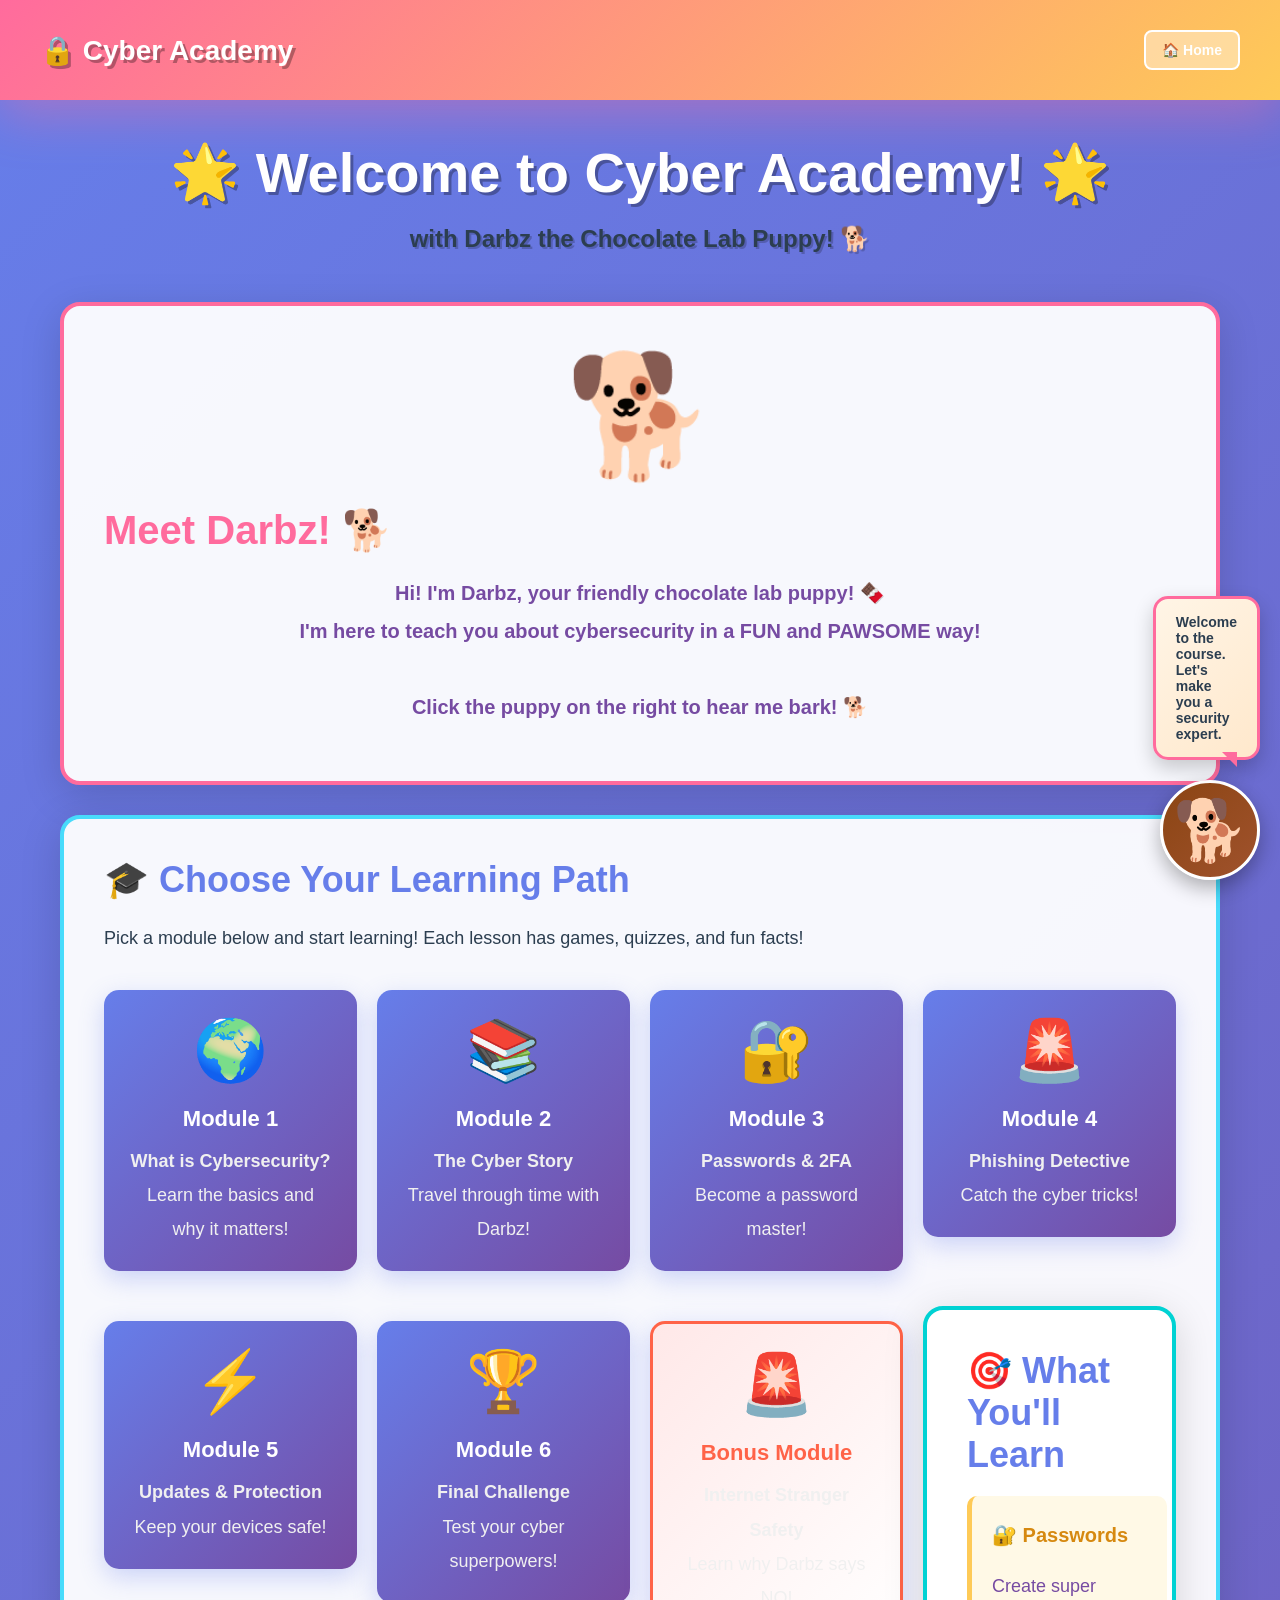
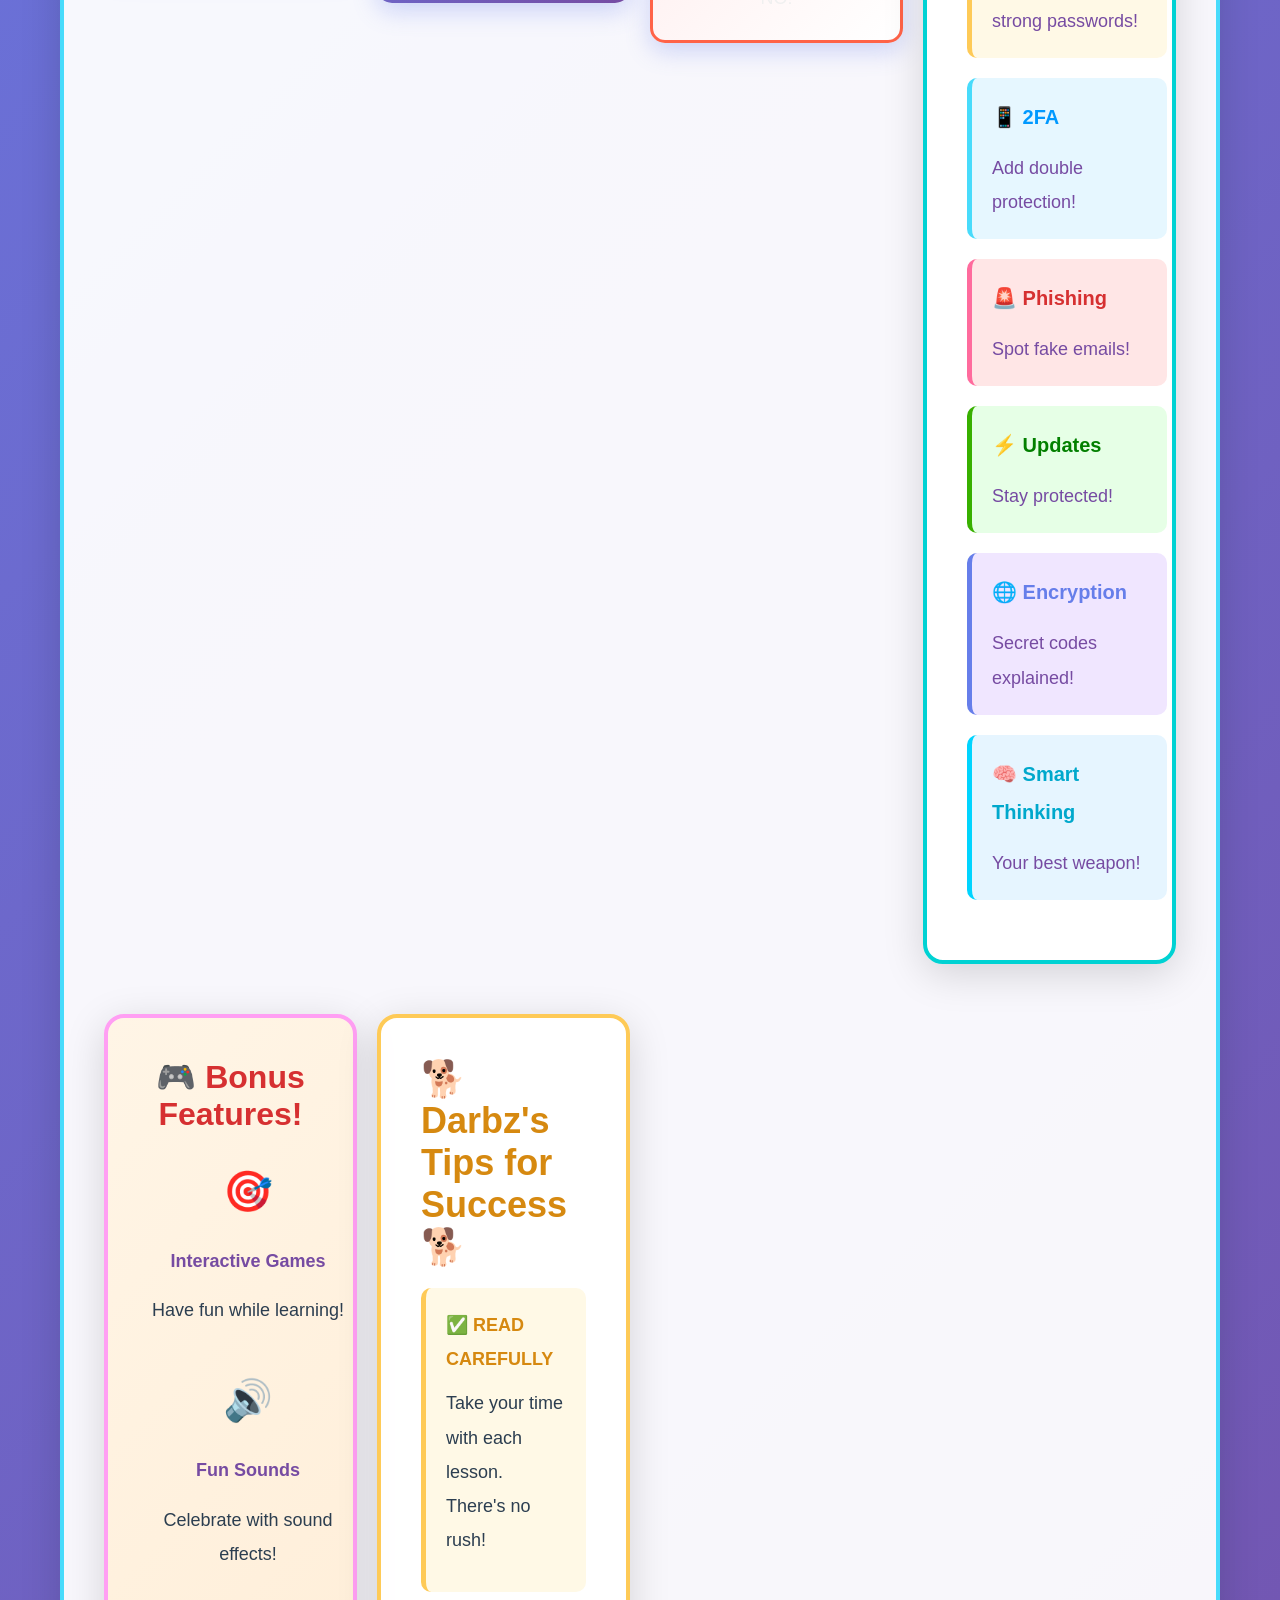
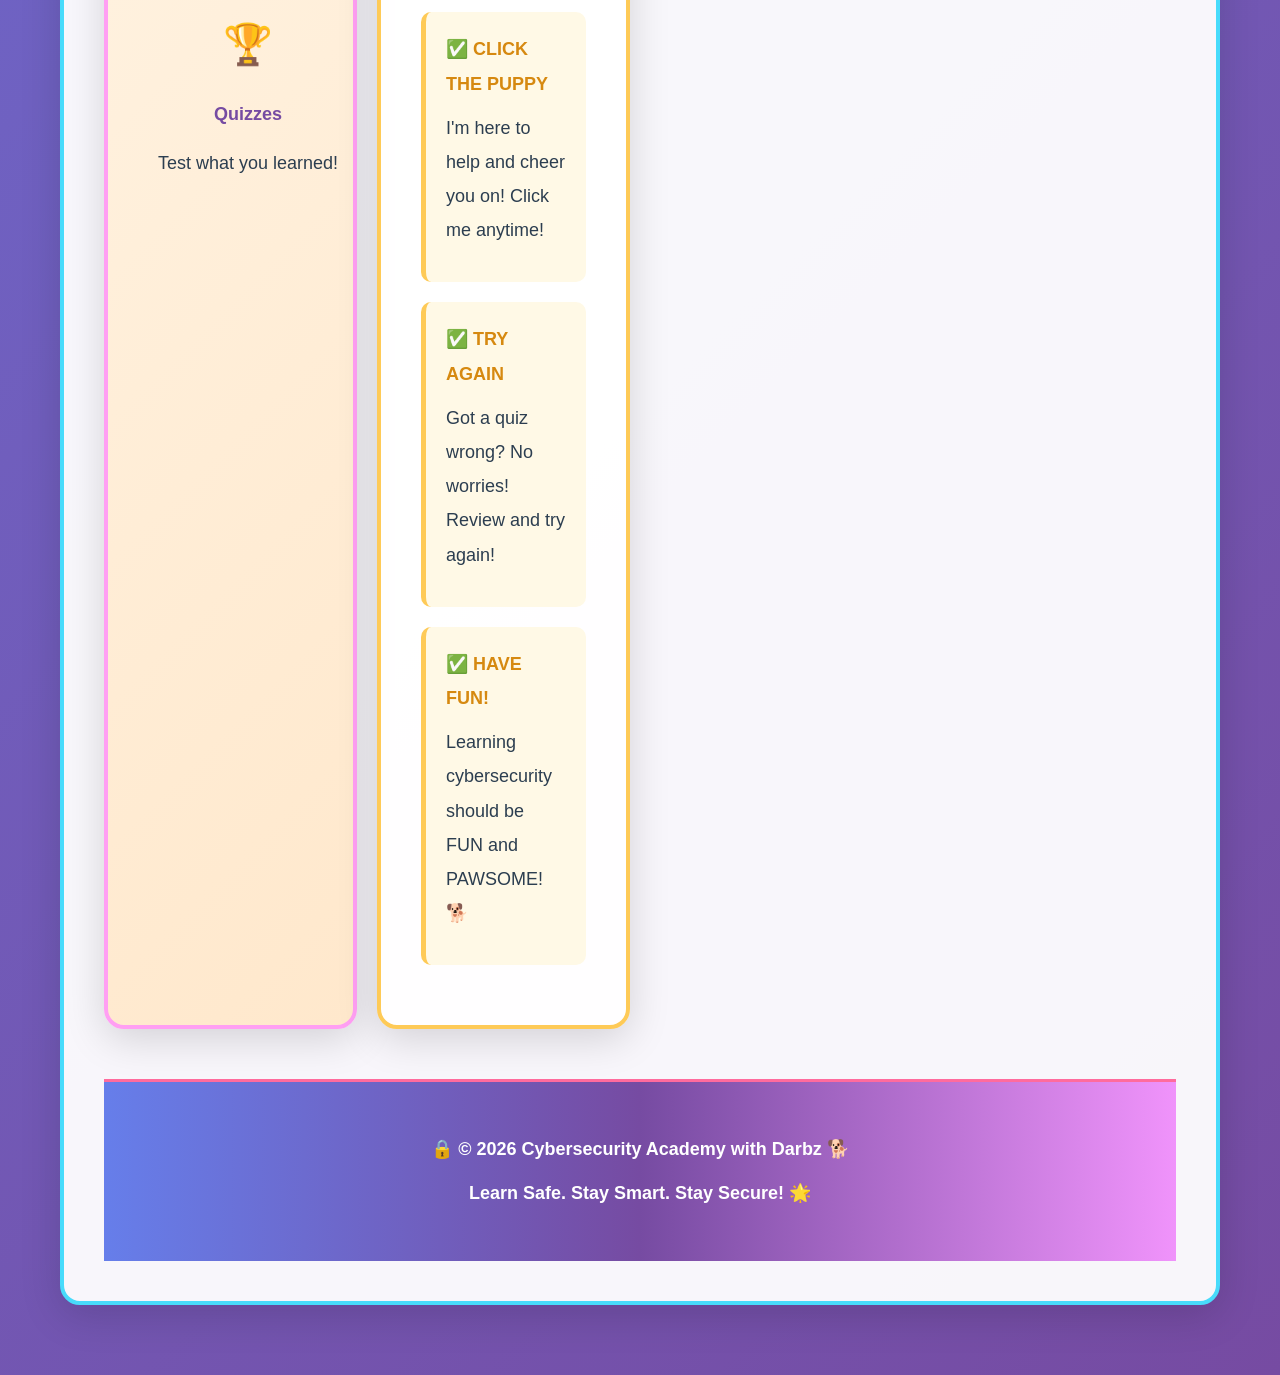
<file: index.html>
<!DOCTYPE html>
<html lang="en">
<head>
  <meta charset="UTF-8">
  <meta name="viewport" content="width=device-width, initial-scale=1">
  <meta name="description" content="Cybersecurity Basics for Kids - Interactive curriculum with Darbz the puppy!">
  <title>🔒 Cybersecurity for Kids with Darbz</title>
  <link rel="stylesheet" href="styles.css">
</head>
<body>
  <header>
    <div class="nav-container">
      <div class="nav-title">
        <span>🔒 Cyber Academy</span>
      </div>
      <nav>
        <button onclick="location.href='index.html'" style="background: rgba(255, 255, 255, 0.4); border-color: #fff;">🏠 Home</button>
      </nav>
    </div>
  </header>

  <div class="container">
    <div style="text-align: center; color: white; margin-bottom: 40px;">
      <h1 style="font-size: 56px; text-shadow: 3px 3px 0 rgba(0, 0, 0, 0.3); margin-bottom: 10px;">
        🌟 Welcome to Cyber Academy! 🌟
      </h1>
      <p style="font-size: 24px; font-weight: 700; text-shadow: 2px 2px 0 rgba(0, 0, 0, 0.2);">
        with Darbz the Chocolate Lab Puppy! 🐕
      </p>
    </div>

    <section style="text-align: center; border-color: #ff6b9d;">
      <div style="font-size: 120px; animation: bounce 2s infinite; margin-bottom: 20px;">🐕</div>
      <h2 style="font-size: 40px; color: #ff6b9d;">Meet Darbz! 🐕</h2>
      <p style="font-size: 20px; font-weight: 600; color: #764ba2;">
        Hi! I'm Darbz, your friendly chocolate lab puppy! 🍫<br>
        I'm here to teach you about cybersecurity in a FUN and PAWSOME way!<br>
        <br>
        <strong>Click the puppy on the right to hear me bark! 🐕</strong>
      </p>
    </section>

    <section style="border-color: #48dbfb;">
      <h2>🎓 Choose Your Learning Path</h2>
      <p style="font-size: 18px; color: #2c3e50;">
        Pick a module below and start learning! Each lesson has games, quizzes, and fun facts!
      </p>

      <div class="grid-2">
        <a href="module1.html" style="text-decoration: none;">
          <div class="game-card">
            <div class="game-icon">🌍</div>
            <h3>Module 1</h3>
            <p><strong>What is Cybersecurity?</strong><br>Learn the basics and why it matters!</p>
          </div>
        </a>

        <a href="module2.html" style="text-decoration: none;">
          <div class="game-card">
            <div class="game-icon">📚</div>
            <h3>Module 2</h3>
            <p><strong>The Cyber Story</strong><br>Travel through time with Darbz!</p>
          </div>
        </a>

        <a href="module3.html" style="text-decoration: none;">
          <div class="game-card">
            <div class="game-icon">🔐</div>
            <h3>Module 3</h3>
            <p><strong>Passwords & 2FA</strong><br>Become a password master!</p>
          </div>
        </a>

        <a href="module4.html" style="text-decoration: none;">
          <div class="game-card">
            <div class="game-icon">🚨</div>
            <h3>Module 4</h3>
            <p><strong>Phishing Detective</strong><br>Catch the cyber tricks!</p>
          </div>
        </a>

        <a href="module5.html" style="text-decoration: none;">
          <div class="game-card">
            <div class="game-icon">⚡</div>
            <h3>Module 5</h3>
            <p><strong>Updates & Protection</strong><br>Keep your devices safe!</p>
          </div>
        </a>

        <a href="module6.html" style="text-decoration: none;">
          <div class="game-card">
            <div class="game-icon">🏆</div>
            <h3>Module 6</h3>
            <p><strong>Final Challenge</strong><br>Test your cyber superpowers!</p>
          </div>
        </a>

        <a href="bonus-stranger-safety.html" style="text-decoration: none;">
          <div class="game-card" style="border: 3px solid #ff6348; background: linear-gradient(135deg, #ffe8e8 0%, #fff 100%);">
            <div class="game-icon">🚨</div>
            <h3 style="color: #ff6348;">Bonus Module</h3>
            <p><strong>Internet Stranger Safety</strong><br>Learn why Darbz says NO!</p>
          </div>
        </a>

    <section style="border-color: #00d2d3;">
      <h2>🎯 What You'll Learn</h2>
      <div class="grid-3">
        <div style="background: #fff9e6; padding: 20px; border-radius: 10px; border-left: 5px solid #feca57;">
          <p style="font-size: 20px; font-weight: 700; color: #d68910;">🔐 Passwords</p>
          <p style="margin: 0; color: #764ba2;">Create super strong passwords!</p>
        </div>
        <div style="background: #e6f7ff; padding: 20px; border-radius: 10px; border-left: 5px solid #48dbfb;">
          <p style="font-size: 20px; font-weight: 700; color: #0099ff;">📱 2FA</p>
          <p style="margin: 0; color: #764ba2;">Add double protection!</p>
        </div>
        <div style="background: #ffe6e6; padding: 20px; border-radius: 10px; border-left: 5px solid #ff6b9d;">
          <p style="font-size: 20px; font-weight: 700; color: #d63031;">🚨 Phishing</p>
          <p style="margin: 0; color: #764ba2;">Spot fake emails!</p>
        </div>
        <div style="background: #e6ffe6; padding: 20px; border-radius: 10px; border-left: 5px solid #38b000;">
          <p style="font-size: 20px; font-weight: 700; color: #038000;">⚡ Updates</p>
          <p style="margin: 0; color: #764ba2;">Stay protected!</p>
        </div>
        <div style="background: #f0e6ff; padding: 20px; border-radius: 10px; border-left: 5px solid #667eea;">
          <p style="font-size: 20px; font-weight: 700; color: #667eea;">🌐 Encryption</p>
          <p style="margin: 0; color: #764ba2;">Secret codes explained!</p>
        </div>
        <div style="background: #e6f5ff; padding: 20px; border-radius: 10px; border-left: 5px solid #00d4ff;">
          <p style="font-size: 20px; font-weight: 700; color: #00a8cc;">🧠 Smart Thinking</p>
          <p style="margin: 0; color: #764ba2;">Your best weapon!</p>
        </div>
      </div>
    </section>

    <section style="border-color: #ff9ff3; text-align: center; background: linear-gradient(135deg, #fff5e6 0%, #ffe8cc 100%);">
      <h2 style="color: #d63031; font-size: 32px;">🎮 Bonus Features!</h2>
      <div class="grid-3">
        <div>
          <p style="font-size: 40px;">🎯</p>
          <p style="font-weight: 700; color: #764ba2;">Interactive Games</p>
          <p>Have fun while learning!</p>
        </div>
        <div>
          <p style="font-size: 40px;">🔊</p>
          <p style="font-weight: 700; color: #764ba2;">Fun Sounds</p>
          <p>Celebrate with sound effects!</p>
        </div>
        <div>
          <p style="font-size: 40px;">🏆</p>
          <p style="font-weight: 700; color: #764ba2;">Quizzes</p>
          <p>Test what you learned!</p>
        </div>
      </div>
    </section>

    <section style="border-color: #feca57;">
      <h2 style="color: #d68910;">🐕 Darbz's Tips for Success 🐕</h2>
      <div style="background: #fff9e6; padding: 20px; border-radius: 10px; border-left: 5px solid #feca57; margin: 20px 0;">
        <p style="font-weight: 700; font-size: 18px; color: #d68910; margin-bottom: 10px;">✅ READ CAREFULLY</p>
        <p>Take your time with each lesson. There's no rush!</p>
      </div>
      <div style="background: #fff9e6; padding: 20px; border-radius: 10px; border-left: 5px solid #feca57; margin: 20px 0;">
        <p style="font-weight: 700; font-size: 18px; color: #d68910; margin-bottom: 10px;">✅ CLICK THE PUPPY</p>
        <p>I'm here to help and cheer you on! Click me anytime!</p>
      </div>
      <div style="background: #fff9e6; padding: 20px; border-radius: 10px; border-left: 5px solid #feca57; margin: 20px 0;">
        <p style="font-weight: 700; font-size: 18px; color: #d68910; margin-bottom: 10px;">✅ TRY AGAIN</p>
        <p>Got a quiz wrong? No worries! Review and try again!</p>
      </div>
      <div style="background: #fff9e6; padding: 20px; border-radius: 10px; border-left: 5px solid #feca57; margin: 20px 0;">
        <p style="font-weight: 700; font-size: 18px; color: #d68910; margin-bottom: 10px;">✅ HAVE FUN!</p>
        <p>Learning cybersecurity should be FUN and PAWSOME! 🐕</p>
      </div>
    </section>
  </div>

  <footer>
    <p>🔒 © 2026 Cybersecurity Academy with Darbz 🐕</p>
    <p>Learn Safe. Stay Smart. Stay Secure! 🌟</p>
  </footer>

  <!-- Mascot Container -->
  <div class="mascot-container">
    <div class="mascot">🐕</div>
  </div>

  <script src="mascot.js"></script>
</body>
</html>
</file>
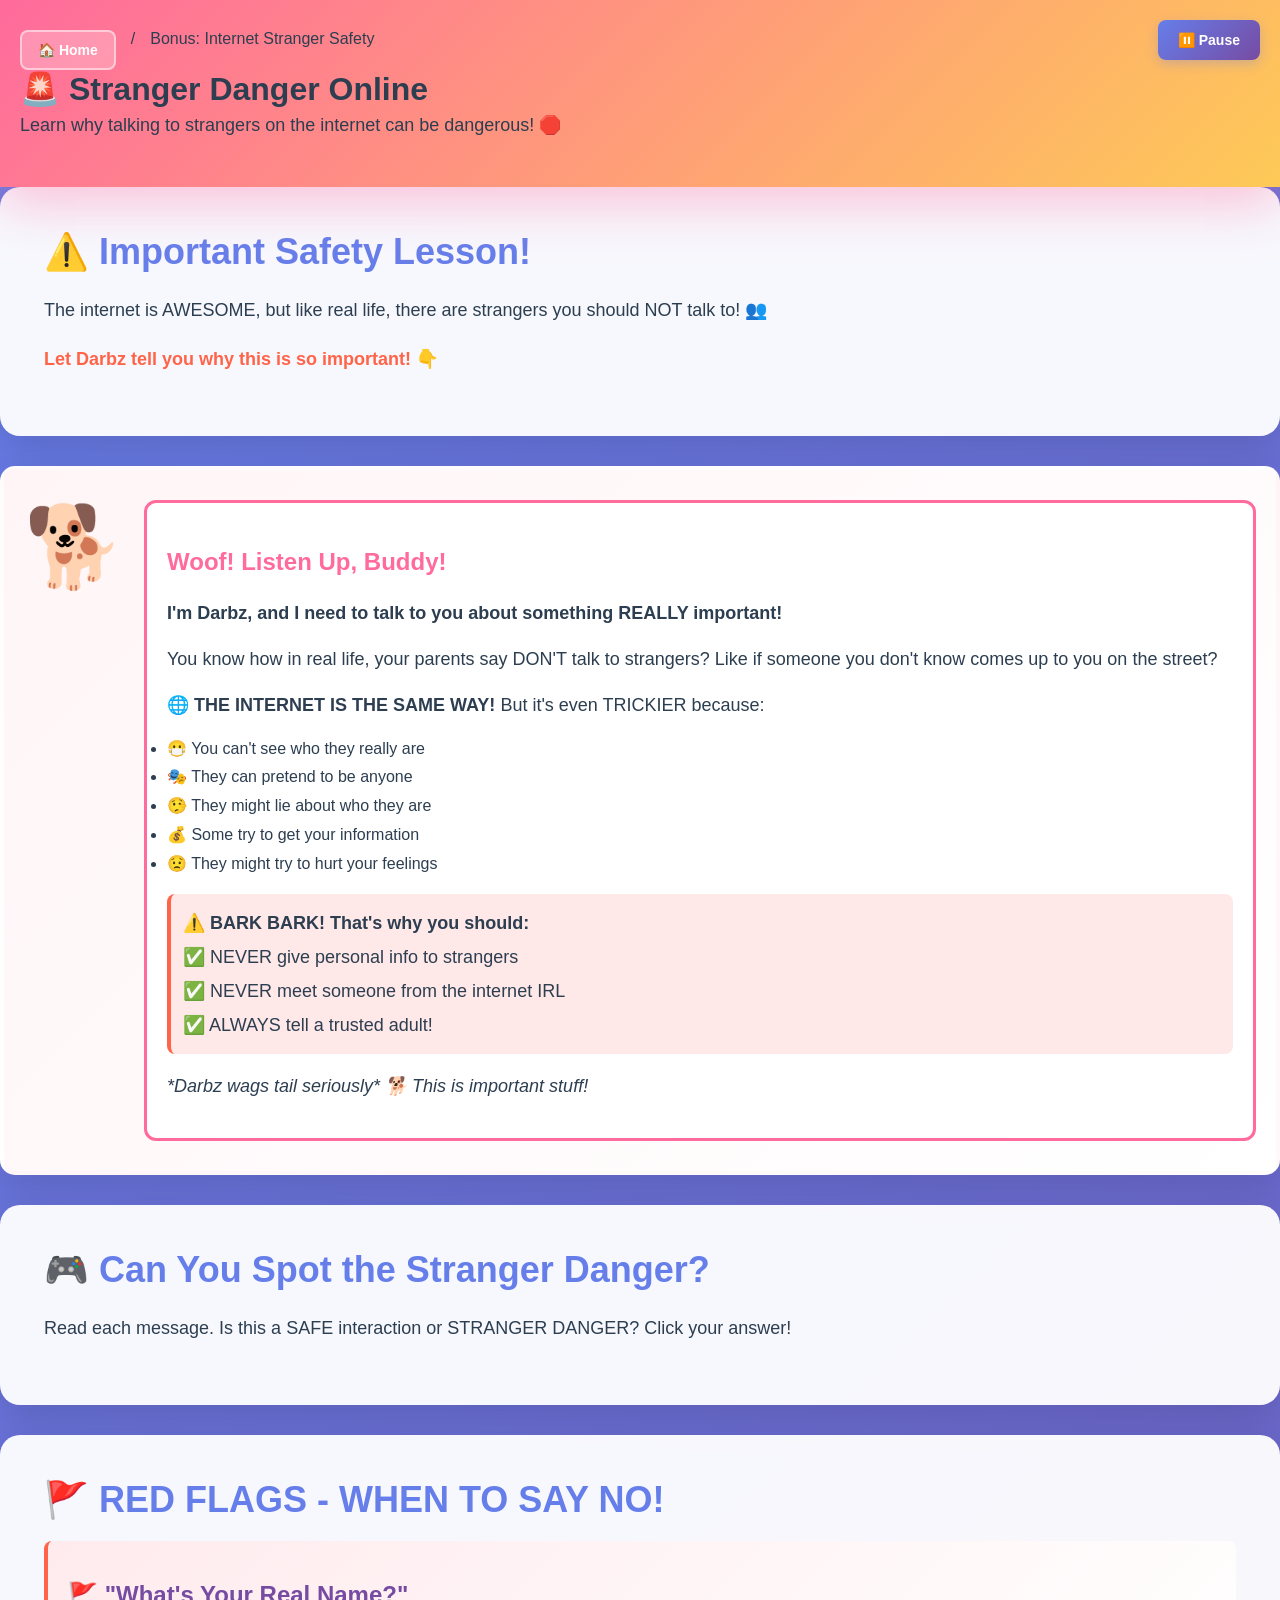
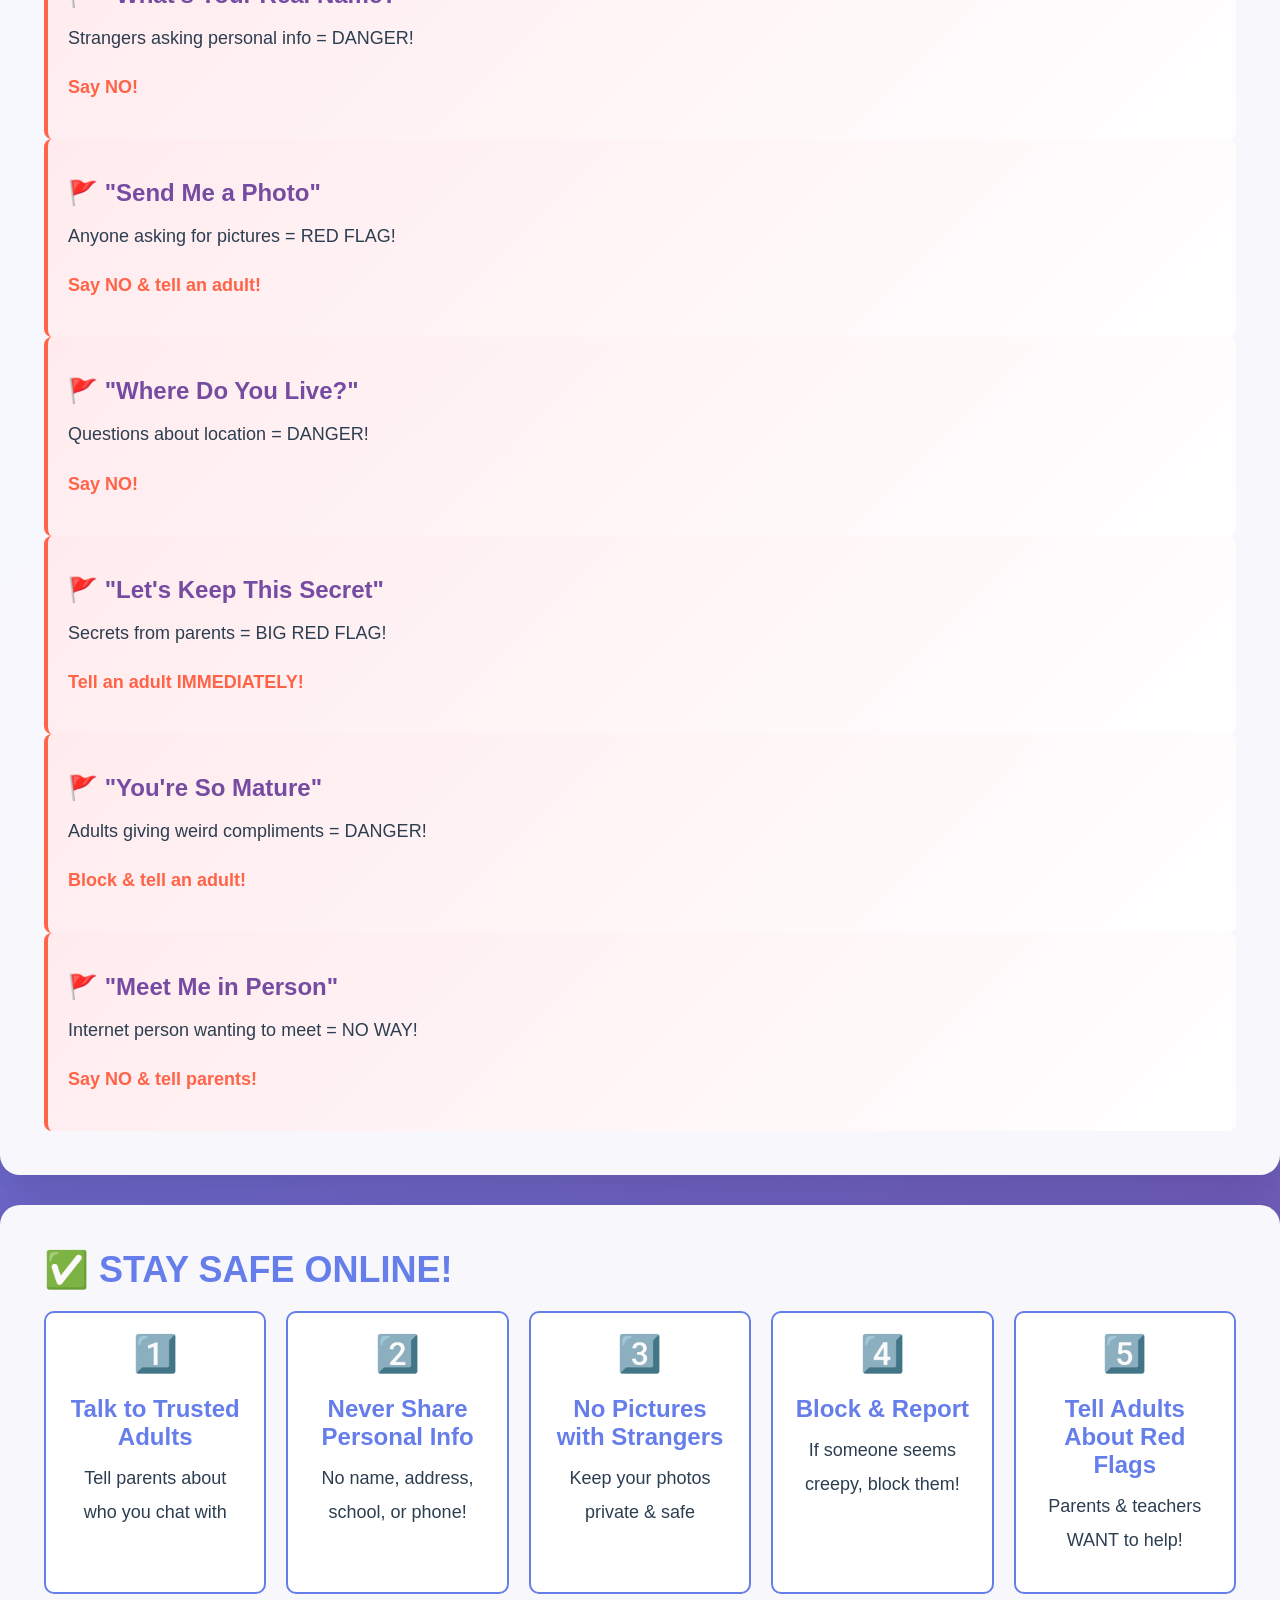
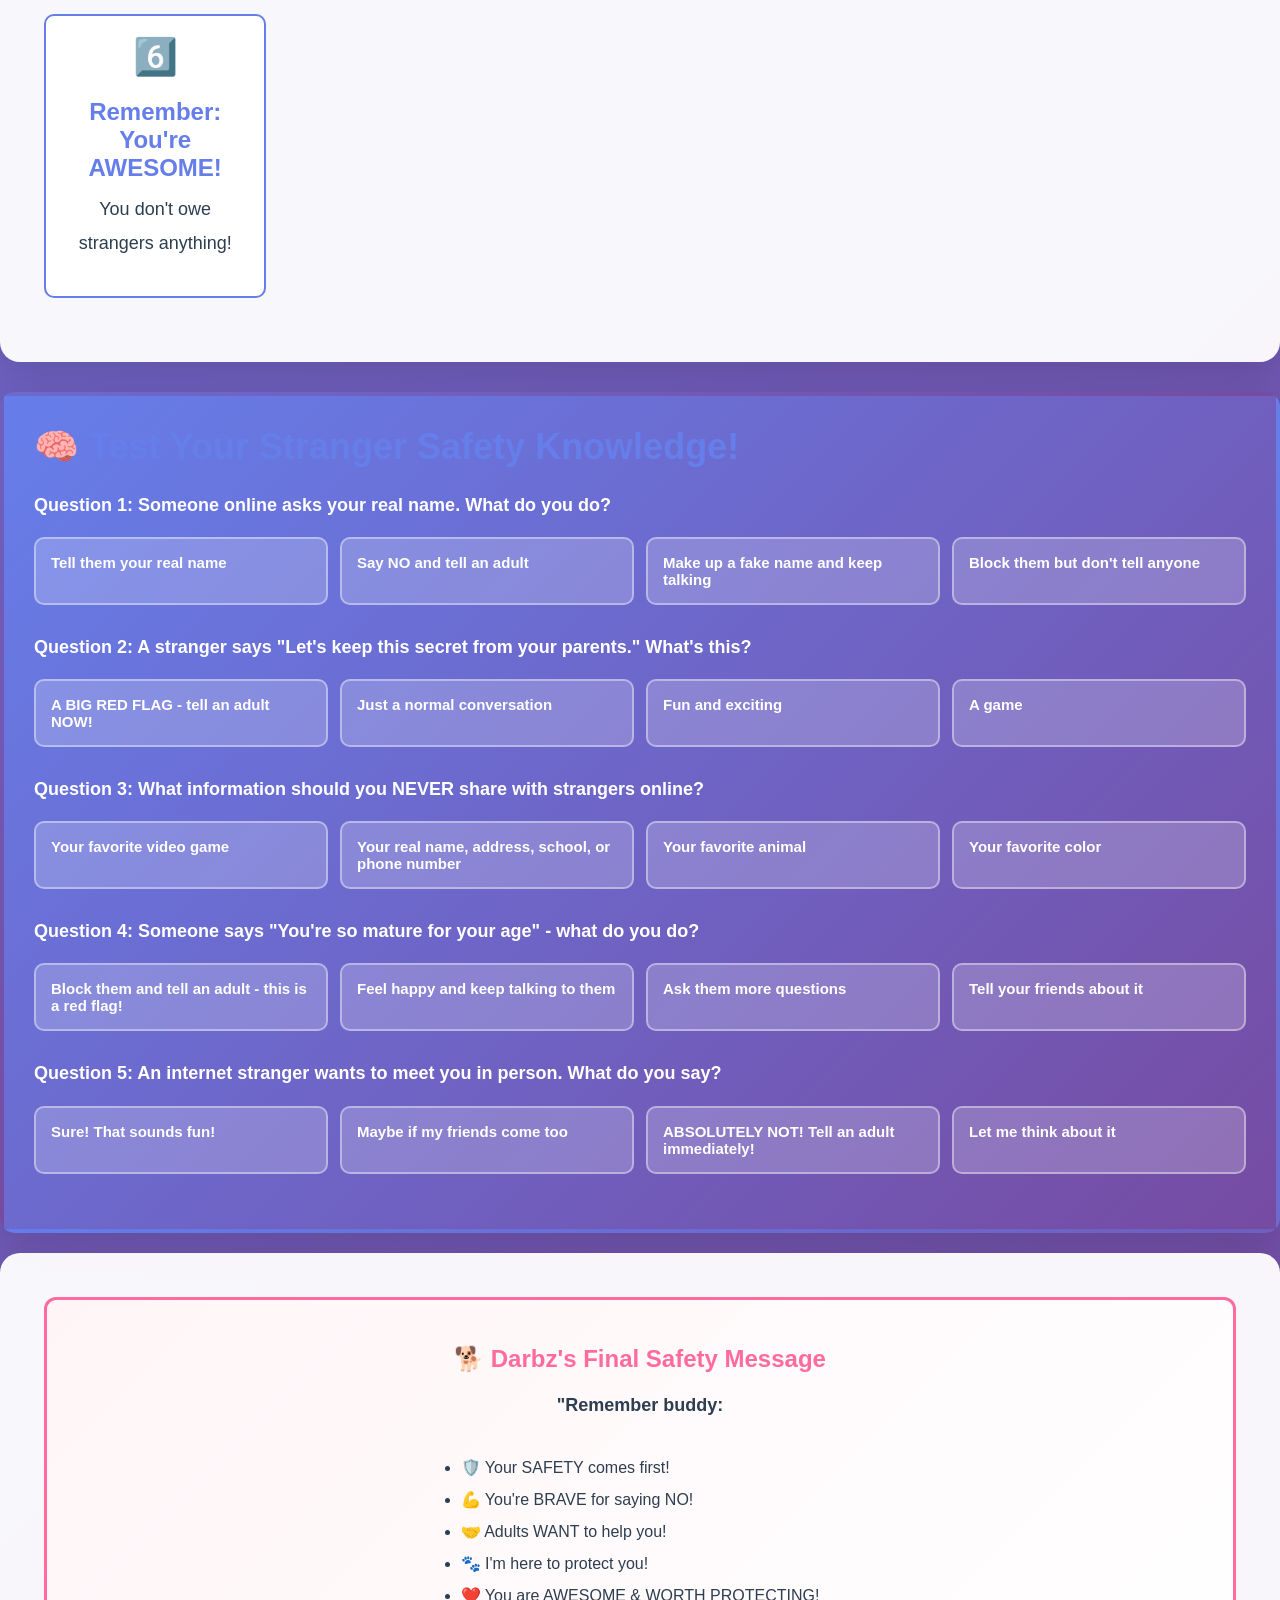
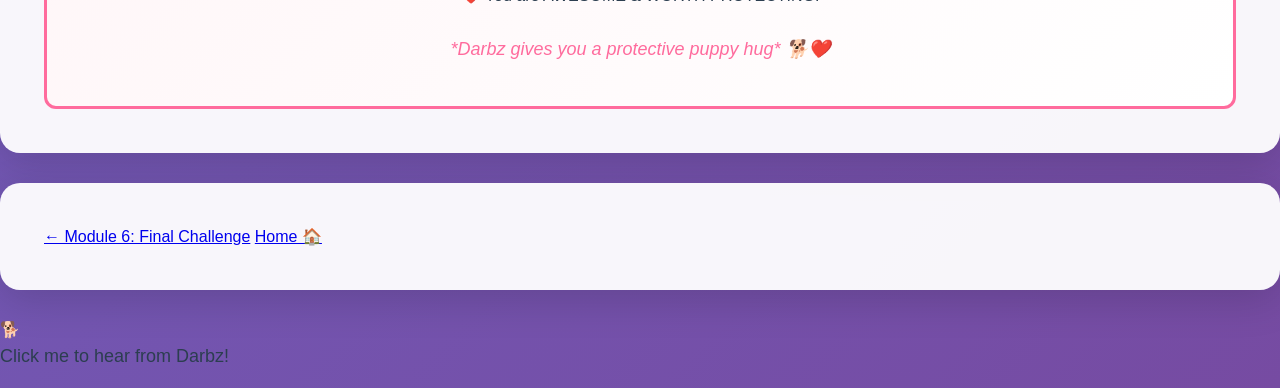
<file: bonus-stranger-safety.html>
<!DOCTYPE html>
<html lang="en">
<head>
    <meta charset="UTF-8">
    <meta name="viewport" content="width=device-width, initial-scale=1.0">
    <title>Bonus: Internet Stranger Safety - Cybersecurity Basics</title>
    <link rel="stylesheet" href="styles.css">
    <script src="session.js"></script>
</head>
<body>
    <header class="animated-header">
        <nav class="nav-breadcrumb">
            <a href="index.html">🏠 Home</a> / <span>Bonus: Internet Stranger Safety</span>
        </nav>
        <h1>🚨 Stranger Danger Online</h1>
        <p class="subtitle">Learn why talking to strangers on the internet can be dangerous! 🛑</p>
    </header>

    <main class="module-container">
        <!-- Intro -->
        <section class="intro-section">
            <h2>⚠️ Important Safety Lesson!</h2>
            <p>The internet is AWESOME, but like real life, there are strangers you should NOT talk to! 👥</p>
            <p style="color: #ff6348; font-weight: bold;">Let Darbz tell you why this is so important! 👇</p>
        </section>

        <!-- Interactive Darbz Explanation -->
        <section class="darbz-talk-section">
            <div class="darbz-large-container">
                <div class="darbz-large">🐕</div>
                <div class="darbz-speech-large">
                    <h3 style="color: #ff6b9d; margin-bottom: 15px;">Woof! Listen Up, Buddy!</h3>
                    <p style="margin-bottom: 12px;">
                        <strong>I'm Darbz, and I need to talk to you about something REALLY important!</strong>
                    </p>
                    <p style="margin-bottom: 12px;">
                        You know how in real life, your parents say DON'T talk to strangers? Like if someone you don't know comes up to you on the street?
                    </p>
                    <p style="margin-bottom: 12px;">
                        <strong>🌐 THE INTERNET IS THE SAME WAY!</strong> But it's even TRICKIER because:
                    </p>
                    <ul style="text-align: left; display: inline-block; margin-bottom: 15px; line-height: 1.8;">
                        <li>😷 You can't see who they really are</li>
                        <li>🎭 They can pretend to be anyone</li>
                        <li>🤥 They might lie about who they are</li>
                        <li>💰 Some try to get your information</li>
                        <li>😟 They might try to hurt your feelings</li>
                    </ul>
                    <p style="margin-bottom: 12px; background: #ffe8e8; padding: 12px; border-radius: 8px; border-left: 4px solid #ff6348;">
                        <strong>⚠️ BARK BARK! That's why you should:</strong><br>
                        ✅ NEVER give personal info to strangers<br>
                        ✅ NEVER meet someone from the internet IRL<br>
                        ✅ ALWAYS tell a trusted adult!
                    </p>
                    <p style="margin-top: 15px; font-style: italic;">
                        *Darbz wags tail seriously* 🐕 This is important stuff!
                    </p>
                </div>
            </div>
        </section>

        <!-- Stranger Scenarios Game -->
        <section class="game-section">
            <h2>🎮 Can You Spot the Stranger Danger?</h2>
            <p>Read each message. Is this a SAFE interaction or STRANGER DANGER? Click your answer!</p>
            
            <div id="scenario-game" class="scenario-container">
                <!-- Scenarios will be inserted by JavaScript -->
            </div>
            
            <div id="scenario-result" class="game-score hidden">
                <h3>🎉 Quiz Complete!</h3>
                <p id="scenario-text"></p>
                <button onclick="resetScenarioGame()" class="reset-button">Try Again</button>
            </div>
        </section>

        <!-- Red Flags Section -->
        <section class="info-section">
            <h2>🚩 RED FLAGS - WHEN TO SAY NO!</h2>
            
            <div class="card-grid">
                <div class="red-flag-card">
                    <h3>🚩 "What's Your Real Name?"</h3>
                    <p>Strangers asking personal info = DANGER!</p>
                    <p style="color: #ff6348; font-weight: bold;">Say NO!</p>
                </div>
                
                <div class="red-flag-card">
                    <h3>🚩 "Send Me a Photo"</h3>
                    <p>Anyone asking for pictures = RED FLAG!</p>
                    <p style="color: #ff6348; font-weight: bold;">Say NO & tell an adult!</p>
                </div>
                
                <div class="red-flag-card">
                    <h3>🚩 "Where Do You Live?"</h3>
                    <p>Questions about location = DANGER!</p>
                    <p style="color: #ff6348; font-weight: bold;">Say NO!</p>
                </div>
                
                <div class="red-flag-card">
                    <h3>🚩 "Let's Keep This Secret"</h3>
                    <p>Secrets from parents = BIG RED FLAG!</p>
                    <p style="color: #ff6348; font-weight: bold;">Tell an adult IMMEDIATELY!</p>
                </div>
                
                <div class="red-flag-card">
                    <h3>🚩 "You're So Mature"</h3>
                    <p>Adults giving weird compliments = DANGER!</p>
                    <p style="color: #ff6348; font-weight: bold;">Block & tell an adult!</p>
                </div>
                
                <div class="red-flag-card">
                    <h3>🚩 "Meet Me in Person"</h3>
                    <p>Internet person wanting to meet = NO WAY!</p>
                    <p style="color: #ff6348; font-weight: bold;">Say NO & tell parents!</p>
                </div>
            </div>
        </section>

        <!-- Safe Practices -->
        <section class="warning-section">
            <h2>✅ STAY SAFE ONLINE!</h2>
            
            <div class="protection-steps">
                <div class="step-card">
                    <div class="step-number">1️⃣</div>
                    <h3>Talk to Trusted Adults</h3>
                    <p>Tell parents about who you chat with</p>
                </div>
                
                <div class="step-card">
                    <div class="step-number">2️⃣</div>
                    <h3>Never Share Personal Info</h3>
                    <p>No name, address, school, or phone!</p>
                </div>
                
                <div class="step-card">
                    <div class="step-number">3️⃣</div>
                    <h3>No Pictures with Strangers</h3>
                    <p>Keep your photos private & safe</p>
                </div>
                
                <div class="step-card">
                    <div class="step-number">4️⃣</div>
                    <h3>Block & Report</h3>
                    <p>If someone seems creepy, block them!</p>
                </div>

                <div class="step-card">
                    <div class="step-number">5️⃣</div>
                    <h3>Tell Adults About Red Flags</h3>
                    <p>Parents & teachers WANT to help!</p>
                </div>

                <div class="step-card">
                    <div class="step-number">6️⃣</div>
                    <h3>Remember: You're AWESOME!</h3>
                    <p>You don't owe strangers anything!</p>
                </div>
            </div>
        </section>

        <!-- Quiz -->
        <section class="quiz-section">
            <h2>🧠 Test Your Stranger Safety Knowledge!</h2>
            
            <div class="quiz-container">
                <div class="quiz-question">
                    <p><strong>Question 1:</strong> Someone online asks your real name. What do you do?</p>
                    <div class="quiz-options">
                        <div class="quiz-option" onclick="checkAnswer(this, false, 'encouragement')">Tell them your real name</div>
                        <div class="quiz-option" onclick="checkAnswer(this, true, 'encouragement')">Say NO and tell an adult</div>
                        <div class="quiz-option" onclick="checkAnswer(this, false, 'encouragement')">Make up a fake name and keep talking</div>
                        <div class="quiz-option" onclick="checkAnswer(this, false, 'encouragement')">Block them but don't tell anyone</div>
                    </div>
                    <div id="q1-feedback"></div>
                </div>

                <div class="quiz-question">
                    <p><strong>Question 2:</strong> A stranger says "Let's keep this secret from your parents." What's this?</p>
                    <div class="quiz-options">
                        <div class="quiz-option" onclick="checkAnswer(this, true, 'encouragement')">A BIG RED FLAG - tell an adult NOW!</div>
                        <div class="quiz-option" onclick="checkAnswer(this, false, 'encouragement')">Just a normal conversation</div>
                        <div class="quiz-option" onclick="checkAnswer(this, false, 'encouragement')">Fun and exciting</div>
                        <div class="quiz-option" onclick="checkAnswer(this, false, 'encouragement')">A game</div>
                    </div>
                    <div id="q2-feedback"></div>
                </div>

                <div class="quiz-question">
                    <p><strong>Question 3:</strong> What information should you NEVER share with strangers online?</p>
                    <div class="quiz-options">
                        <div class="quiz-option" onclick="checkAnswer(this, false, 'encouragement')">Your favorite video game</div>
                        <div class="quiz-option" onclick="checkAnswer(this, true, 'encouragement')">Your real name, address, school, or phone number</div>
                        <div class="quiz-option" onclick="checkAnswer(this, false, 'encouragement')">Your favorite animal</div>
                        <div class="quiz-option" onclick="checkAnswer(this, false, 'encouragement')">Your favorite color</div>
                    </div>
                    <div id="q3-feedback"></div>
                </div>

                <div class="quiz-question">
                    <p><strong>Question 4:</strong> Someone says "You're so mature for your age" - what do you do?</p>
                    <div class="quiz-options">
                        <div class="quiz-option" onclick="checkAnswer(this, true, 'encouragement')">Block them and tell an adult - this is a red flag!</div>
                        <div class="quiz-option" onclick="checkAnswer(this, false, 'encouragement')">Feel happy and keep talking to them</div>
                        <div class="quiz-option" onclick="checkAnswer(this, false, 'encouragement')">Ask them more questions</div>
                        <div class="quiz-option" onclick="checkAnswer(this, false, 'encouragement')">Tell your friends about it</div>
                    </div>
                    <div id="q4-feedback"></div>
                </div>

                <div class="quiz-question">
                    <p><strong>Question 5:</strong> An internet stranger wants to meet you in person. What do you say?</p>
                    <div class="quiz-options">
                        <div class="quiz-option" onclick="checkAnswer(this, false, 'encouragement')">Sure! That sounds fun!</div>
                        <div class="quiz-option" onclick="checkAnswer(this, false, 'encouragement')">Maybe if my friends come too</div>
                        <div class="quiz-option" onclick="checkAnswer(this, true, 'encouragement')">ABSOLUTELY NOT! Tell an adult immediately!</div>
                        <div class="quiz-option" onclick="checkAnswer(this, false, 'encouragement')">Let me think about it</div>
                    </div>
                    <div id="q5-feedback"></div>
                </div>
            </div>
        </section>

        <!-- Darbz Safety Message -->
        <section class="fun-fact-section">
            <div class="darbz-message-card">
                <h3>🐕 Darbz's Final Safety Message</h3>
                <p style="font-size: 18px; margin-top: 15px;">
                    <strong>"Remember buddy:</strong>
                </p>
                <ul style="text-align: left; display: inline-block; line-height: 2; margin-top: 15px;">
                    <li>🛡️ Your SAFETY comes first!</li>
                    <li>💪 You're BRAVE for saying NO!</li>
                    <li>🤝 Adults WANT to help you!</li>
                    <li>🐾 I'm here to protect you!</li>
                    <li>❤️ You are AWESOME & WORTH PROTECTING!</li>
                </ul>
                <p style="margin-top: 20px; font-style: italic; color: #ff6b9d;">
                    *Darbz gives you a protective puppy hug* 🐕❤️
                </p>
            </div>
        </section>

        <!-- Navigation -->
        <section class="module-nav">
            <a href="module6.html" class="nav-button prev">← Module 6: Final Challenge</a>
            <a href="index.html" class="nav-button next">Home 🏠</a>
        </section>
    </main>

    <!-- Darbz Mascot -->
    <div id="darbz-container" class="darbz-container">
        <div class="darbz-mascot" onclick="toggleDarbzSpeech()">
            🐕
        </div>
        <div id="darbz-speech" class="darbz-speech hidden">
            <p id="darbz-message">Click me to hear from Darbz!</p>
            <div class="speech-pointer"></div>
        </div>
    </div>

    <script src="mascot.js"></script>
    <script>
        const scenarios = [
            {
                message: "Random user: 'Hey! What's your name?'",
                context: "A stranger in an online game asks your real name",
                isSafe: false,
                reason: "Strangers should never ask for your real name"
            },
            {
                message: "Friend from school: 'Want to play Minecraft together on the server?'",
                context: "A kid from your school invites you to play",
                isSafe: true,
                reason: "You know them from real life - this is safe!"
            },
            {
                message: "Unknown user: 'Send me a picture of you'",
                context: "Someone you don't know asks for your photo",
                isSafe: false,
                reason: "NEVER send pictures to people you don't know!"
            },
            {
                message: "Stranger: 'What school do you go to? We can be friends!'",
                context: "Random person asking personal info",
                isSafe: false,
                reason: "This is asking for location info - DANGER!"
            },
            {
                message: "Your parent: 'Hi sweetie, how was your day?'",
                context: "Your mom/dad messaging you",
                isSafe: true,
                reason: "Your parents are people you trust!"
            },
            {
                message: "Stranger: 'Don't tell your parents we chat. It's our secret!'",
                context: "Someone asking you to keep secrets",
                isSafe: false,
                reason: "BIGGEST RED FLAG! Tell an adult immediately!"
            }
        ];

        let currentScenario = 0;
        let scenarioScore = 0;

        function displayScenario() {
            if (currentScenario >= scenarios.length) {
                showScenarioResult();
                return;
            }

            const scenario = scenarios[currentScenario];
            const gameContainer = document.getElementById('scenario-game');
            
            gameContainer.innerHTML = `
                <div class="scenario-card">
                    <div class="scenario-message">
                        "${scenario.message}"
                    </div>
                    <div class="scenario-context">
                        <strong>Context:</strong> ${scenario.context}
                    </div>
                    <div class="scenario-buttons">
                        <button onclick="answerScenario(${currentScenario}, true)" class="btn-safe">✅ SAFE</button>
                        <button onclick="answerScenario(${currentScenario}, false)" class="btn-danger">🚨 DANGER!</button>
                    </div>
                    <div class="scenario-progress">Scenario ${currentScenario + 1} of ${scenarios.length}</div>
                </div>
            `;
        }

        function answerScenario(index, userSaysSafe) {
            const scenario = scenarios[index];
            const isCorrect = userSaysSafe === scenario.isSafe;
            
            if (isCorrect) {
                scenarioScore++;
                playSound('correct');
                showRandomResponse('encouragement');
            } else {
                playSound('incorrect');
                showRandomResponse('encouragement');
            }

            setTimeout(() => {
                currentScenario++;
                displayScenario();
            }, 1500);
        }

        function showScenarioResult() {
            const resultDiv = document.getElementById('scenario-result');
            const resultText = document.getElementById('scenario-text');
            const percentage = (scenarioScore / scenarios.length) * 100;
            
            resultText.textContent = `You got ${scenarioScore} out of ${scenarios.length} correct! (${percentage.toFixed(0)}%) You're learning to stay safe! 🛡️`;
            resultDiv.classList.remove('hidden');
            document.getElementById('scenario-game').innerHTML = '';
            
            playSound('correct');
            showRandomResponse('random');
        }

        function resetScenarioGame() {
            currentScenario = 0;
            scenarioScore = 0;
            document.getElementById('scenario-result').classList.add('hidden');
            displayScenario();
        }

        function checkAnswer(element, isCorrect, category) {
            element.classList.add(isCorrect ? 'correct' : 'incorrect');
            
            const question = element.closest('.quiz-question');
            const feedbackDiv = question.querySelector('[id$="-feedback"]');
            
            if (isCorrect) {
                feedbackDiv.innerHTML = '<div class="feedback-message correct-feedback">✅ Correct! You\'re staying safe!</div>';
                playSound('correct');
                showRandomResponse(category);
            } else {
                feedbackDiv.innerHTML = '<div class="feedback-message incorrect-feedback">❌ Try again! Safety first!</div>';
                playSound('incorrect');
                showRandomResponse('encouragement');
            }
            
            question.querySelectorAll('.quiz-option').forEach(opt => {
                opt.style.pointerEvents = 'none';
                opt.style.opacity = '0.6';
            });
        }

        document.addEventListener('DOMContentLoaded', function() {
            initSessionManager('bonus-stranger');
            createPauseButton();
            
            // Auto-save progress on interaction
            document.addEventListener('click', function() {
                sessionManager.saveProgress({ 
                    module: 'bonus-stranger',
                    visitedAt: new Date().toISOString(),
                    completed: false
                });
            });
            
            initDabzr();
            displayScenario();
            showRandomResponse('welcome');
        });

        function toggleDarbzSpeech() {
            const speech = document.getElementById('darbz-speech');
            speech.classList.toggle('hidden');
            playSound('bark');
            showRandomResponse('random');
        }
    </script>

    <style>
        .darbz-talk-section {
            padding: 30px 20px;
            background: linear-gradient(135deg, #fff5f7 0%, #fff 100%);
            border-radius: 15px;
            margin: 30px 0;
        }

        .darbz-large-container {
            display: flex;
            gap: 20px;
            align-items: flex-start;
        }

        .darbz-large {
            font-size: 80px;
            min-width: 100px;
            text-align: center;
            animation: bounce 2s infinite;
        }

        .darbz-speech-large {
            background: white;
            border: 3px solid #ff6b9d;
            border-radius: 12px;
            padding: 20px;
            flex: 1;
            line-height: 1.6;
            font-size: 16px;
        }

        .scenario-card {
            background: white;
            border-radius: 12px;
            padding: 25px;
            box-shadow: 0 4px 12px rgba(0,0,0,0.1);
            margin-bottom: 20px;
        }

        .scenario-message {
            background: linear-gradient(135deg, #f0f4ff 0%, #fff 100%);
            border-left: 4px solid #667eea;
            padding: 20px;
            border-radius: 8px;
            font-size: 18px;
            font-weight: 600;
            margin-bottom: 15px;
            color: #2c3e50;
            font-style: italic;
        }

        .scenario-context {
            background: #f9f9f9;
            padding: 12px;
            border-radius: 8px;
            margin-bottom: 15px;
            font-size: 14px;
        }

        .scenario-buttons {
            display: flex;
            gap: 15px;
            margin-bottom: 15px;
        }

        .btn-safe {
            flex: 1;
            padding: 15px 20px;
            background: linear-gradient(135deg, #43e97b 0%, #38f9d7 100%);
            color: white;
            border: none;
            border-radius: 8px;
            cursor: pointer;
            font-size: 16px;
            font-weight: 600;
            transition: all 0.3s;
        }

        .btn-safe:hover {
            transform: translateY(-2px);
            box-shadow: 0 4px 12px rgba(67, 233, 123, 0.3);
        }

        .btn-danger {
            flex: 1;
            padding: 15px 20px;
            background: linear-gradient(135deg, #ff6348 0%, #ff4757 100%);
            color: white;
            border: none;
            border-radius: 8px;
            cursor: pointer;
            font-size: 16px;
            font-weight: 600;
            transition: all 0.3s;
        }

        .btn-danger:hover {
            transform: translateY(-2px);
            box-shadow: 0 4px 12px rgba(255, 67, 87, 0.3);
        }

        .scenario-progress {
            text-align: center;
            font-size: 14px;
            color: #667eea;
            font-weight: 600;
        }

        .darbz-message-card {
            background: linear-gradient(135deg, #fff5f7 0%, #fff 100%);
            border: 3px solid #ff6b9d;
            border-radius: 12px;
            padding: 25px;
            text-align: center;
        }

        .darbz-message-card h3 {
            color: #ff6b9d;
            font-size: 24px;
        }

        @media (max-width: 768px) {
            .darbz-large-container {
                flex-direction: column;
                align-items: center;
            }

            .darbz-large {
                font-size: 60px;
            }

            .darbz-speech-large {
                width: 100%;
            }

            .scenario-buttons {
                flex-direction: column;
            }
        }
    </style>
</body>
</html>
</file>
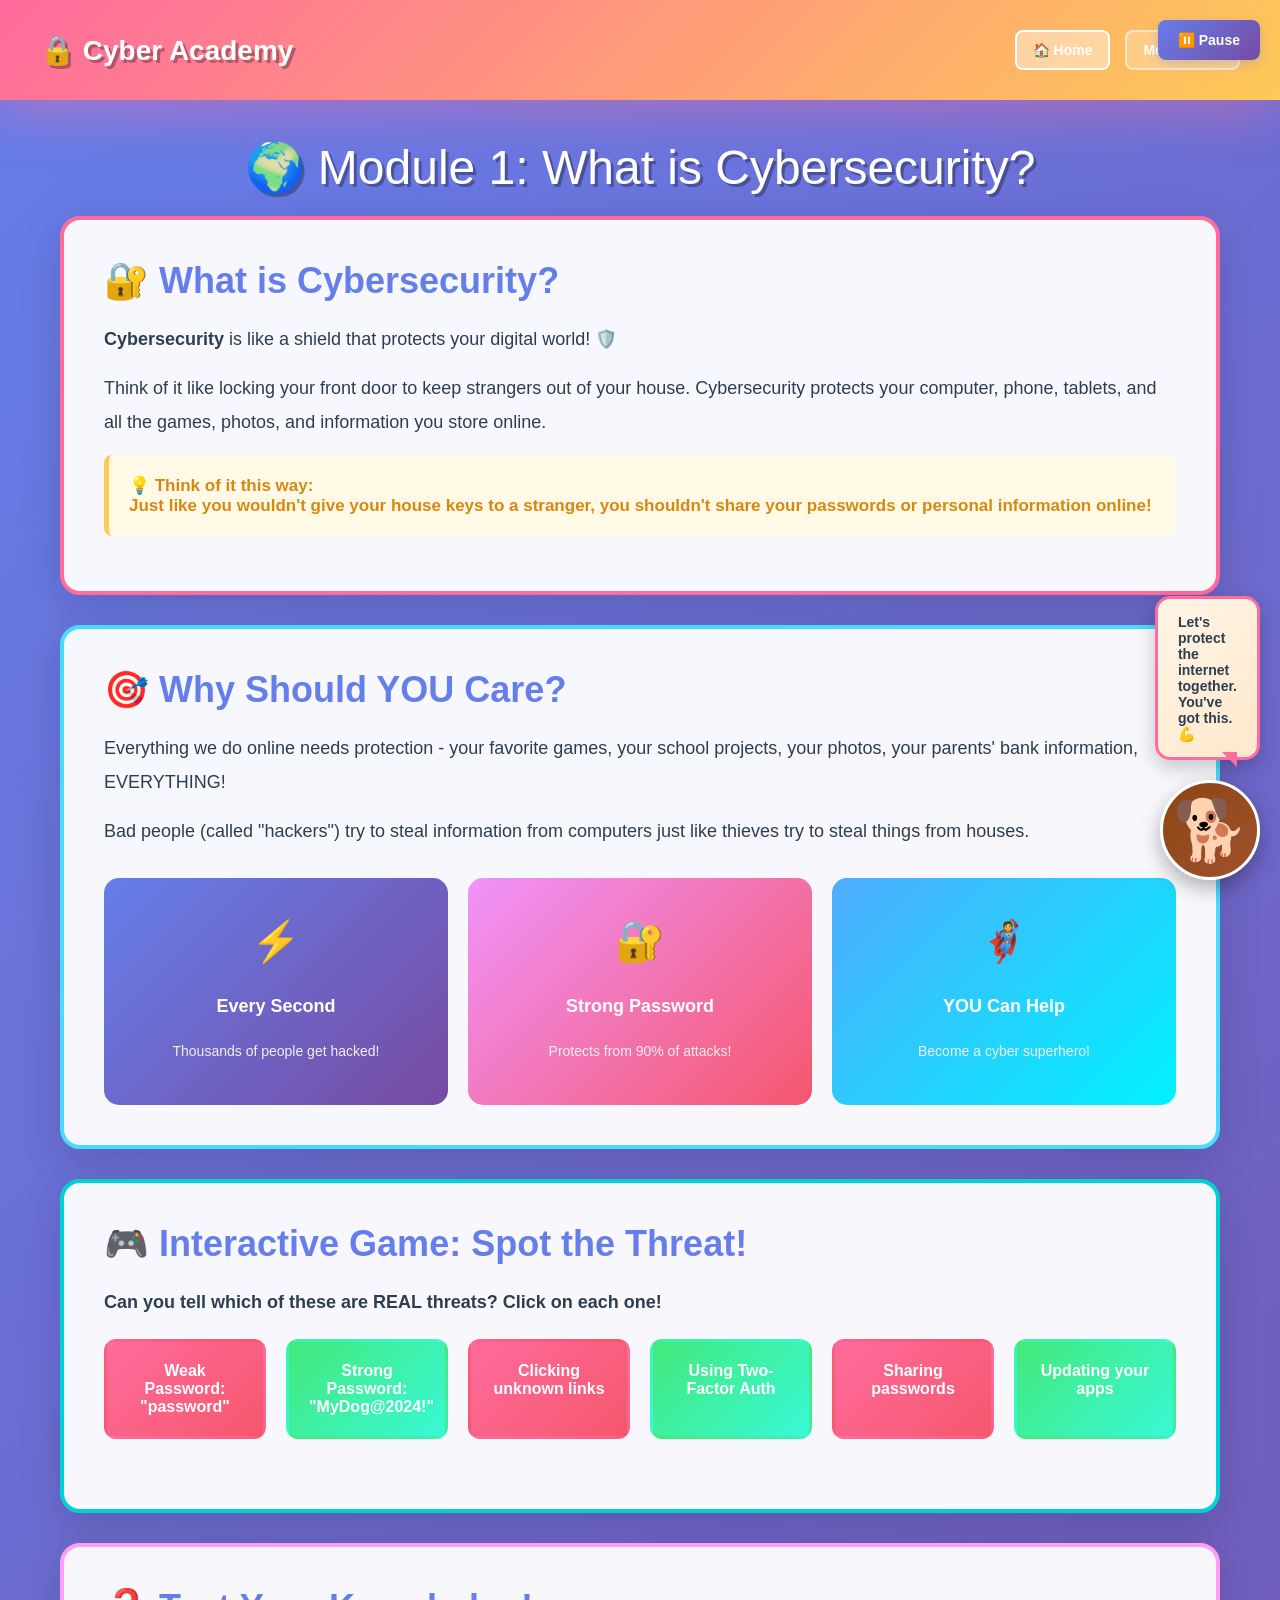
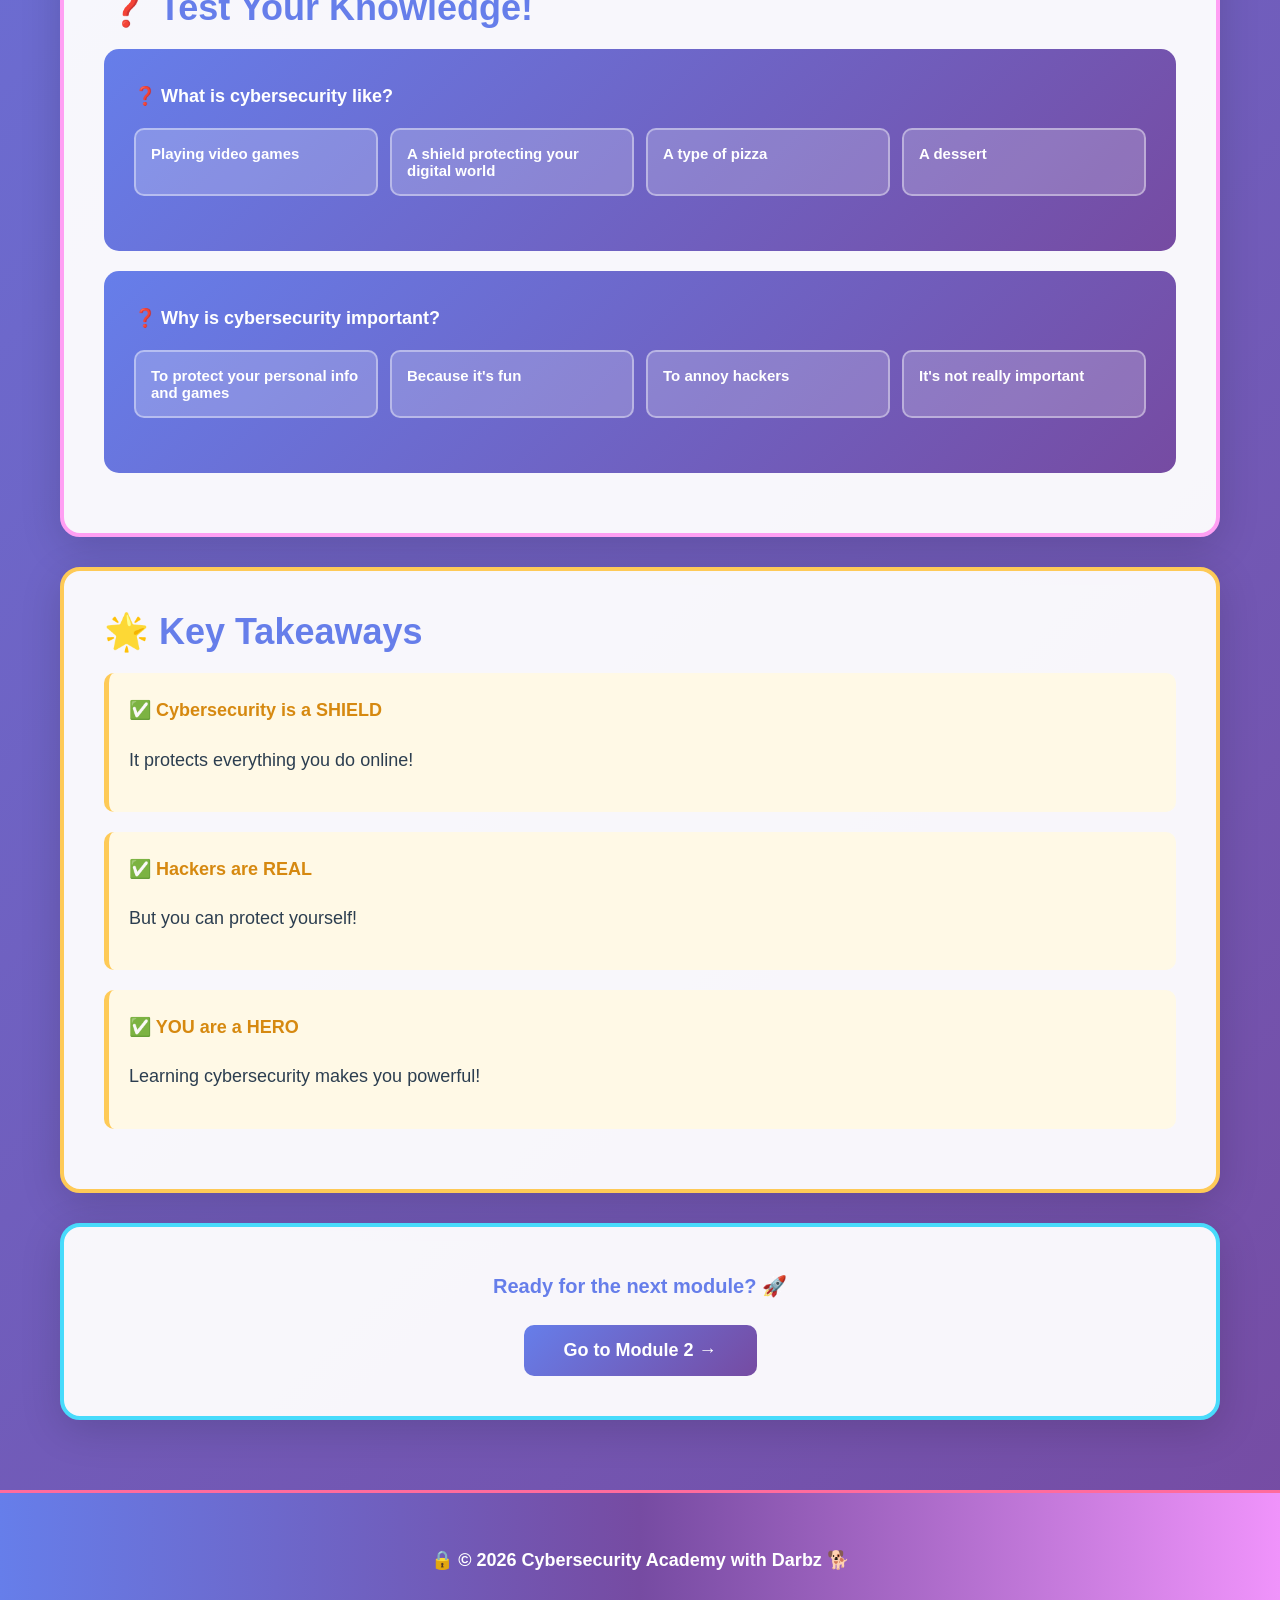
<file: module1.html>
<!DOCTYPE html>
<html lang="en">
<head>
  <meta charset="UTF-8">
  <meta name="viewport" content="width=device-width, initial-scale=1">
  <meta name="description" content="Module 1: What is Cybersecurity? - Interactive learning with Darbz">
  <title>Module 1: What is Cybersecurity? 🌍</title>
  <link rel="stylesheet" href="styles.css">
  <script src="session.js"></script>
</head>
<body>
  <header>
    <div class="nav-container">
      <div class="nav-title">
        <span>🔒 Cyber Academy</span>
      </div>
      <nav>
        <button onclick="location.href='index.html'" style="background: rgba(255, 255, 255, 0.4); border-color: #fff;">🏠 Home</button>
        <button onclick="location.href='module2.html'">Module 2 →</button>
      </nav>
    </div>
  </header>

  <div class="container">
    <div class="page-title">🌍 Module 1: What is Cybersecurity?</div>

    <section style="border-color: #ff6b9d;">
      <h2>🔐 What is Cybersecurity?</h2>
      <p>
        <strong>Cybersecurity</strong> is like a shield that protects your digital world! 🛡️
      </p>
      <p>
        Think of it like locking your front door to keep strangers out of your house.
        Cybersecurity protects your computer, phone, tablets, and all the games, photos,
        and information you store online.
      </p>

      <div class="highlight">
        💡 <strong>Think of it this way:</strong><br>
        Just like you wouldn't give your house keys to a stranger,
        you shouldn't share your passwords or personal information online!
      </div>
    </section>

    <section style="border-color: #48dbfb;">
      <h2>🎯 Why Should YOU Care?</h2>
      <p>
        Everything we do online needs protection - your favorite games, your school projects,
        your photos, your parents' bank information, EVERYTHING!
      </p>
      <p>
        Bad people (called "hackers") try to steal information from computers
        just like thieves try to steal things from houses.
      </p>

      <div style="display: grid; grid-template-columns: repeat(auto-fit, minmax(200px, 1fr)); gap: 20px; margin-top: 30px;">
        <div style="background: linear-gradient(135deg, #667eea 0%, #764ba2 100%); color: white; padding: 25px; border-radius: 15px; text-align: center;">
          <p style="font-size: 40px; margin-bottom: 10px;">⚡</p>
          <p style="font-weight: 700; color: white;">Every Second</p>
          <p style="font-size: 14px; color: #f0f0f0;">Thousands of people get hacked!</p>
        </div>
        <div style="background: linear-gradient(135deg, #f093fb 0%, #f5576c 100%); color: white; padding: 25px; border-radius: 15px; text-align: center;">
          <p style="font-size: 40px; margin-bottom: 10px;">🔐</p>
          <p style="font-weight: 700; color: white;">Strong Password</p>
          <p style="font-size: 14px; color: #f0f0f0;">Protects from 90% of attacks!</p>
        </div>
        <div style="background: linear-gradient(135deg, #4facfe 0%, #00f2fe 100%); color: white; padding: 25px; border-radius: 15px; text-align: center;">
          <p style="font-size: 40px; margin-bottom: 10px;">🦸</p>
          <p style="font-weight: 700; color: white;">YOU Can Help</p>
          <p style="font-size: 14px; color: #f0f0f0;">Become a cyber superhero!</p>
        </div>
      </div>
    </section>

    <section style="border-color: #00d2d3;">
      <h2>🎮 Interactive Game: Spot the Threat!</h2>
      <p style="font-weight: 600;">Can you tell which of these are REAL threats? Click on each one!</p>

      <div id="threatGame" style="display: grid; grid-template-columns: repeat(auto-fit, minmax(150px, 1fr)); gap: 20px; margin-top: 20px;">
        <!-- Game cards will be generated by JavaScript -->
      </div>

      <div id="gameResult" style="margin-top: 30px; text-align: center;"></div>
    </section>

    <section style="border-color: #ff9ff3;">
      <h2>❓ Test Your Knowledge!</h2>
      
      <div class="quiz-section">
        <div class="quiz-question">
          <p>❓ What is cybersecurity like?</p>
          <div class="quiz-options">
            <div class="quiz-option" onclick="checkAnswer(this, false)">Playing video games</div>
            <div class="quiz-option" onclick="checkAnswer(this, true)">A shield protecting your digital world</div>
            <div class="quiz-option" onclick="checkAnswer(this, false)">A type of pizza</div>
            <div class="quiz-option" onclick="checkAnswer(this, false)">A dessert</div>
          </div>
          <div id="feedback1"></div>
        </div>
      </div>

      <div class="quiz-section" style="margin-top: 20px;">
        <div class="quiz-question">
          <p>❓ Why is cybersecurity important?</p>
          <div class="quiz-options">
            <div class="quiz-option" onclick="checkAnswer(this, true)">To protect your personal info and games</div>
            <div class="quiz-option" onclick="checkAnswer(this, false)">Because it's fun</div>
            <div class="quiz-option" onclick="checkAnswer(this, false)">To annoy hackers</div>
            <div class="quiz-option" onclick="checkAnswer(this, false)">It's not really important</div>
          </div>
          <div id="feedback2"></div>
        </div>
      </div>
    </section>

    <section style="border-color: #feca57;">
      <h2>🌟 Key Takeaways</h2>
      <div style="background: #fff9e6; padding: 20px; border-radius: 10px; border-left: 5px solid #feca57; margin: 20px 0;">
        <p style="font-weight: 700; font-size: 18px; color: #d68910;">✅ Cybersecurity is a SHIELD</p>
        <p style="color: #2c3e50;">It protects everything you do online!</p>
      </div>
      <div style="background: #fff9e6; padding: 20px; border-radius: 10px; border-left: 5px solid #feca57; margin: 20px 0;">
        <p style="font-weight: 700; font-size: 18px; color: #d68910;">✅ Hackers are REAL</p>
        <p style="color: #2c3e50;">But you can protect yourself!</p>
      </div>
      <div style="background: #fff9e6; padding: 20px; border-radius: 10px; border-left: 5px solid #feca57; margin: 20px 0;">
        <p style="font-weight: 700; font-size: 18px; color: #d68910;">✅ YOU are a HERO</p>
        <p style="color: #2c3e50;">Learning cybersecurity makes you powerful!</p>
      </div>
    </section>

    <section style="border-color: #48dbfb; text-align: center;">
      <p style="font-size: 20px; font-weight: 700; color: #667eea; margin-bottom: 20px;">
        Ready for the next module? 🚀
      </p>
      <button onclick="location.href='module2.html'" style="background: linear-gradient(135deg, #667eea 0%, #764ba2 100%); color: white; border: none; padding: 15px 40px; font-size: 18px; font-weight: 700; border-radius: 10px; cursor: pointer;">
        Go to Module 2 →
      </button>
    </section>
  </div>

  <footer>
    <p>🔒 © 2026 Cybersecurity Academy with Darbz 🐕</p>
  </footer>

  <!-- Mascot Container -->
  <div class="mascot-container">
    <div class="mascot">🐕</div>
  </div>

  <script src="mascot.js"></script>
  <script>
    // Threat Game
    const threats = [
      { name: 'Weak Password: "password"', isThreat: true },
      { name: 'Strong Password: "MyDog@2024!"', isThreat: false },
      { name: 'Clicking unknown links', isThreat: true },
      { name: 'Using Two-Factor Auth', isThreat: false },
      { name: 'Sharing passwords', isThreat: true },
      { name: 'Updating your apps', isThreat: false },
    ];

    let correctCount = 0;

    function initThreatGame() {
      const gameDiv = document.getElementById('threatGame');
      gameDiv.innerHTML = '';
      correctCount = 0;

      threats.forEach((threat, index) => {
        const card = document.createElement('div');
        card.style.cssText = `
          background: ${threat.isThreat ? 'linear-gradient(135deg, #ff6b9d 0%, #f5576c 100%)' : 'linear-gradient(135deg, #43e97b 0%, #38f9d7 100%)'};
          color: white;
          padding: 20px;
          border-radius: 12px;
          cursor: pointer;
          text-align: center;
          font-weight: 700;
          transition: all 0.3s;
          border: 3px solid transparent;
        `;

        card.textContent = threat.name;
        card.onclick = () => handleThreatClick(card, threat);
        gameDiv.appendChild(card);
      });
    }

    function handleThreatClick(card, threat) {
      const isCorrect = 
        (threat.isThreat && card.style.borderColor !== 'rgb(255, 0, 0)') ||
        (!threat.isThreat && card.style.borderColor !== 'rgb(0, 255, 0)');

      if (threat.isThreat) {
        card.style.borderColor = '#ff0000';
        card.style.boxShadow = '0 0 20px rgba(255, 0, 0, 0.5)';
      } else {
        card.style.borderColor = '#00ff00';
        card.style.boxShadow = '0 0 20px rgba(0, 255, 0, 0.5)';
        correctCount++;
      }

      if (correctCount >= threats.filter(t => !t.isThreat).length) {
        showGameResult();
      }
    }

    function showGameResult() {
      const resultDiv = document.getElementById('gameResult');
      resultDiv.innerHTML = `
        <div style="background: linear-gradient(135deg, #43e97b 0%, #38f9d7 100%); color: white; padding: 30px; border-radius: 15px;">
          <p style="font-size: 40px;">🎉</p>
          <p style="font-weight: 700; font-size: 20px;">PAWSOME! You passed the game!</p>
          <p>You identified all the safe practices! You're a cyber expert!</p>
        </div>
      `;
      playSound('correct');
      showRandomResponse('encouragement');
    }

    // Initialize game on load
    window.addEventListener('load', function() {
      initSessionManager('module1');
      createPauseButton();
      
      // Save progress when user interacts
      document.addEventListener('click', function() {
        sessionManager.saveProgress({ 
          module: 'module1',
          visitedAt: new Date().toISOString(),
          completed: false
        });
      });
      
      initThreatGame();
    });
  </script>
</body>
</html>
</file>
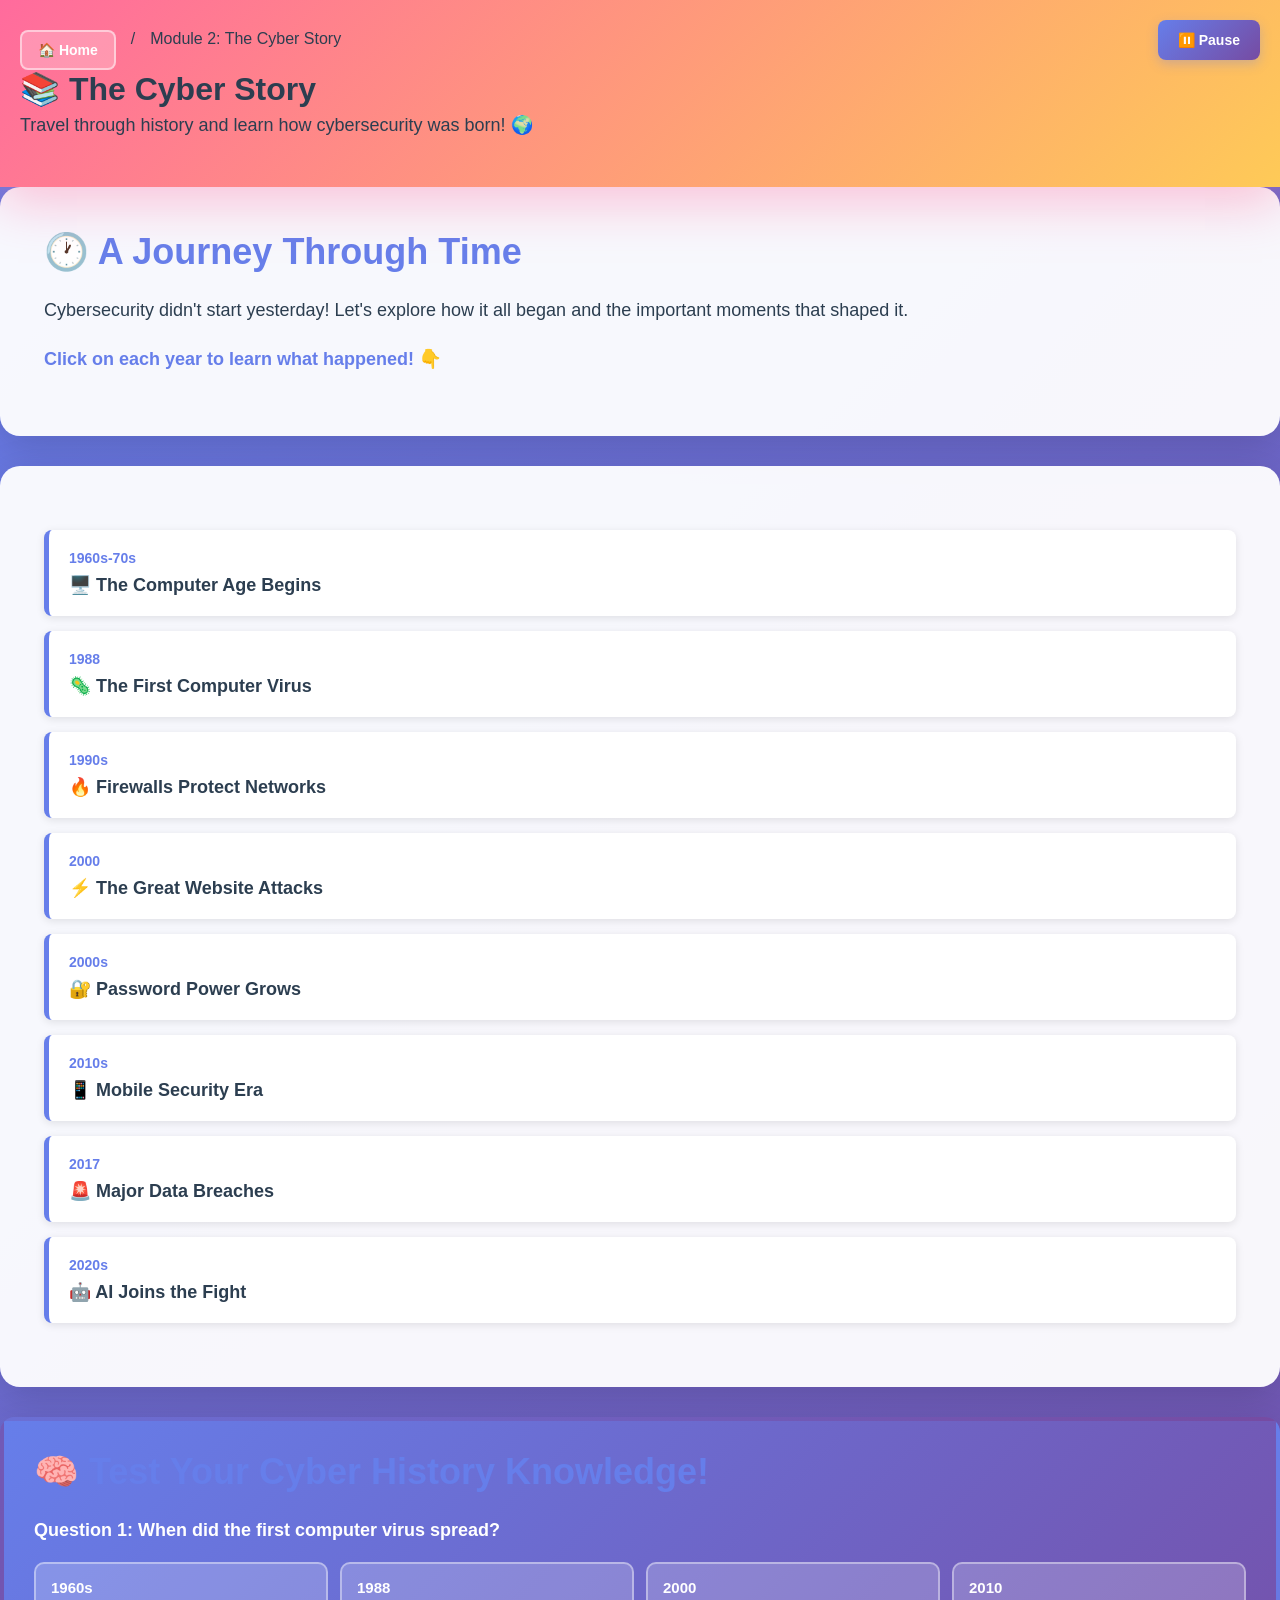
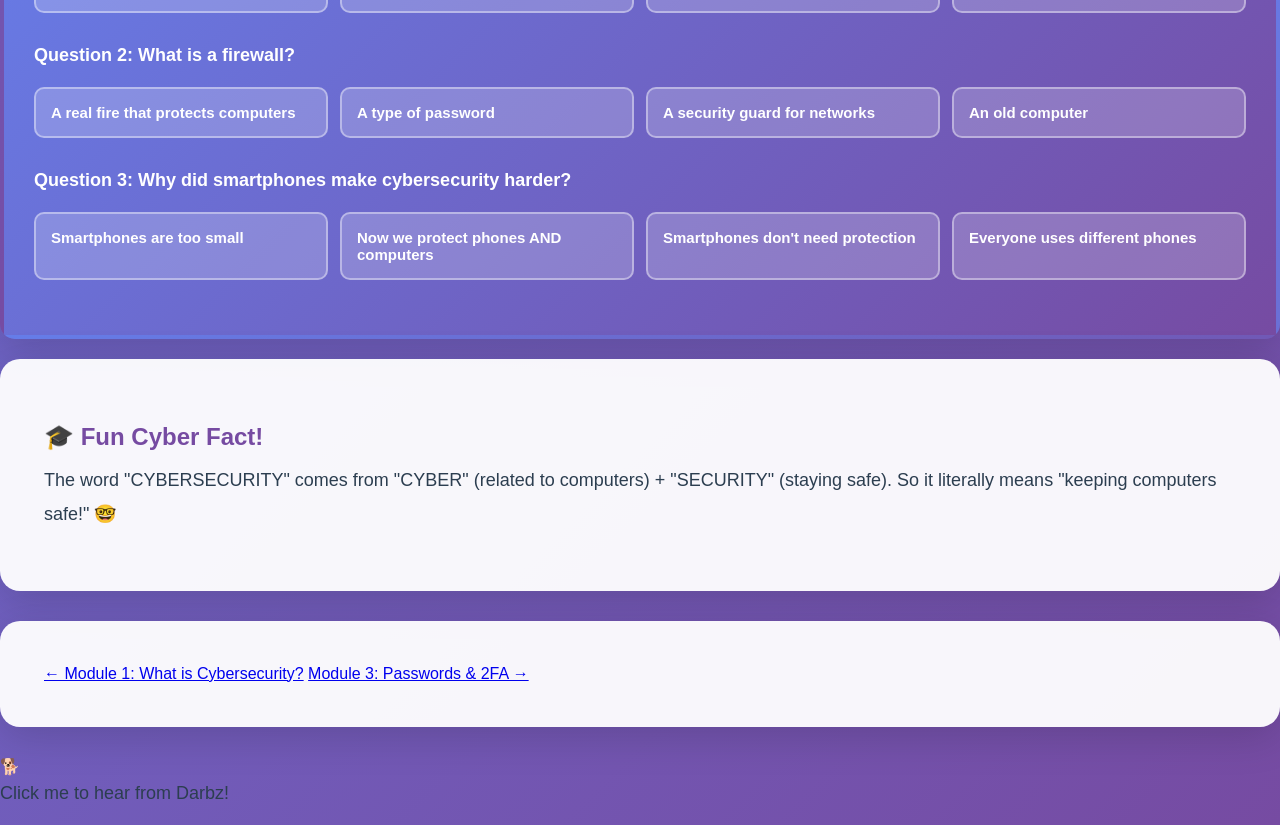
<file: module2.html>
<!DOCTYPE html>
<html lang="en">
<head>
    <meta charset="UTF-8">
    <meta name="viewport" content="width=device-width, initial-scale=1.0">
    <title>Module 2: The Cyber Story - Cybersecurity Basics</title>
    <link rel="stylesheet" href="styles.css">
    <script src="session.js"></script>
</head>
<body>
    <header class="animated-header">
        <nav class="nav-breadcrumb">
            <a href="index.html">🏠 Home</a> / <span>Module 2: The Cyber Story</span>
        </nav>
        <h1>📚 The Cyber Story</h1>
        <p class="subtitle">Travel through history and learn how cybersecurity was born! 🌍</p>
    </header>

    <main class="module-container">
        <!-- Module Intro -->
        <section class="intro-section">
            <h2>🕐 A Journey Through Time</h2>
            <p>Cybersecurity didn't start yesterday! Let's explore how it all began and the important moments that shaped it.</p>
            <p style="color: #667eea; font-weight: bold;">Click on each year to learn what happened! 👇</p>
        </section>

        <!-- Interactive Timeline -->
        <section class="timeline-section">
            <div class="timeline">
                <div class="timeline-item" onclick="showTimelineDetail(this, 'Started with computers and the internet being born. No one thought about security yet!')">
                    <div class="timeline-year">1960s-70s</div>
                    <div class="timeline-title">🖥️ The Computer Age Begins</div>
                </div>

                <div class="timeline-item" onclick="showTimelineDetail(this, 'The first computer WORM virus spreads! It was called the Morris Worm. People realized security matters!')">
                    <div class="timeline-year">1988</div>
                    <div class="timeline-title">🦠 The First Computer Virus</div>
                </div>

                <div class="timeline-item" onclick="showTimelineDetail(this, 'Companies started building firewalls to protect their computers. It\\'s like a security guard for networks!')">
                    <div class="timeline-year">1990s</div>
                    <div class="timeline-title">🔥 Firewalls Protect Networks</div>
                </div>

                <div class="timeline-item" onclick="showTimelineDetail(this, 'The famous Yahoo, eBay, and Amazon attacks! Hackers tried to take down huge websites. This was called a DDoS attack.')">
                    <div class="timeline-year">2000</div>
                    <div class="timeline-title">⚡ The Great Website Attacks</div>
                </div>

                <div class="timeline-item" onclick="showTimelineDetail(this, 'Passwords became more important. People started using uppercase, numbers, and symbols to make passwords stronger!')">
                    <div class="timeline-year">2000s</div>
                    <div class="timeline-title">🔐 Password Power Grows</div>
                </div>

                <div class="timeline-item" onclick="showTimelineDetail(this, 'Smartphones became popular! Now we had to protect phones AND computers. Security got way more complicated!')">
                    <div class="timeline-year">2010s</div>
                    <div class="timeline-title">📱 Mobile Security Era</div>
                </div>

                <div class="timeline-item" onclick="showTimelineDetail(this, 'Huge companies like Equifax got hacked! Millions of people\\'s information was stolen. Security became SUPER important!')">
                    <div class="timeline-year">2017</div>
                    <div class="timeline-title">🚨 Major Data Breaches</div>
                </div>

                <div class="timeline-item" onclick="showTimelineDetail(this, 'Artificial Intelligence and machine learning help protect us! AI can now spot attacks before they happen!')">
                    <div class="timeline-year">2020s</div>
                    <div class="timeline-title">🤖 AI Joins the Fight</div>
                </div>
            </div>
            <div id="timeline-detail" class="timeline-detail hidden">
                <p id="detail-text"></p>
            </div>
        </section>

        <!-- Quiz Section -->
        <section class="quiz-section">
            <h2>🧠 Test Your Cyber History Knowledge!</h2>
            
            <div class="quiz-container">
                <div class="quiz-question">
                    <p><strong>Question 1:</strong> When did the first computer virus spread?</p>
                    <div class="quiz-options">
                        <div class="quiz-option" onclick="checkAnswer(this, false, 'history')">1960s</div>
                        <div class="quiz-option" onclick="checkAnswer(this, true, 'history')">1988</div>
                        <div class="quiz-option" onclick="checkAnswer(this, false, 'history')">2000</div>
                        <div class="quiz-option" onclick="checkAnswer(this, false, 'history')">2010</div>
                    </div>
                    <div id="q1-feedback"></div>
                </div>

                <div class="quiz-question">
                    <p><strong>Question 2:</strong> What is a firewall?</p>
                    <div class="quiz-options">
                        <div class="quiz-option" onclick="checkAnswer(this, false, 'history')">A real fire that protects computers</div>
                        <div class="quiz-option" onclick="checkAnswer(this, false, 'history')">A type of password</div>
                        <div class="quiz-option" onclick="checkAnswer(this, true, 'history')">A security guard for networks</div>
                        <div class="quiz-option" onclick="checkAnswer(this, false, 'history')">An old computer</div>
                    </div>
                    <div id="q2-feedback"></div>
                </div>

                <div class="quiz-question">
                    <p><strong>Question 3:</strong> Why did smartphones make cybersecurity harder?</p>
                    <div class="quiz-options">
                        <div class="quiz-option" onclick="checkAnswer(this, false, 'history')">Smartphones are too small</div>
                        <div class="quiz-option" onclick="checkAnswer(this, true, 'history')">Now we protect phones AND computers</div>
                        <div class="quiz-option" onclick="checkAnswer(this, false, 'history')">Smartphones don't need protection</div>
                        <div class="quiz-option" onclick="checkAnswer(this, false, 'history')">Everyone uses different phones</div>
                    </div>
                    <div id="q3-feedback"></div>
                </div>
            </div>
        </section>

        <!-- Fun Fact -->
        <section class="fun-fact-section">
            <div class="fun-fact-card">
                <h3>🎓 Fun Cyber Fact!</h3>
                <p>The word "CYBERSECURITY" comes from "CYBER" (related to computers) + "SECURITY" (staying safe). So it literally means "keeping computers safe!" 🤓</p>
            </div>
        </section>

        <!-- Navigation -->
        <section class="module-nav">
            <a href="module1.html" class="nav-button prev">← Module 1: What is Cybersecurity?</a>
            <a href="module3.html" class="nav-button next">Module 3: Passwords & 2FA →</a>
        </section>
    </main>

    <!-- Darbz Mascot -->
    <div id="darbz-container" class="darbz-container">
        <div class="darbz-mascot" onclick="toggleDarbzSpeech()">
            🐕
        </div>
        <div id="darbz-speech" class="darbz-speech hidden">
            <p id="darbz-message">Click me to hear from Darbz!</p>
            <div class="speech-pointer"></div>
        </div>
    </div>

    <script src="mascot.js"></script>
    <script>
        function showTimelineDetail(element, text) {
            const detail = document.getElementById('timeline-detail');
            const detailText = document.getElementById('detail-text');
            
            // Remove active class from all items
            document.querySelectorAll('.timeline-item').forEach(item => {
                item.classList.remove('active');
            });
            
            // Add active to clicked item
            element.classList.add('active');
            
            // Update detail text
            detailText.textContent = text;
            detail.classList.remove('hidden');
            
            // Show Darbz response
            showRandomResponse('encouragement');
        }

        function checkAnswer(element, isCorrect, category) {
            element.classList.add(isCorrect ? 'correct' : 'incorrect');
            
            // Find the feedback div for this question
            const question = element.closest('.quiz-question');
            const feedbackDiv = question.querySelector('[id$="-feedback"]');
            
            if (isCorrect) {
                feedbackDiv.innerHTML = '<div class="feedback-message correct-feedback">✅ Correct! Great job!</div>';
                playSound('correct');
                showRandomResponse(category);
            } else {
                feedbackDiv.innerHTML = '<div class="feedback-message incorrect-feedback">❌ Try again! You\'ve got this!</div>';
                playSound('incorrect');
                showRandomResponse('encouragement');
            }
            
            // Disable all options for this question
            question.querySelectorAll('.quiz-option').forEach(opt => {
                opt.style.pointerEvents = 'none';
                opt.style.opacity = '0.6';
            });
        }

        // Initialize Darbz and Session
        document.addEventListener('DOMContentLoaded', function() {
            initSessionManager('module2');
            createPauseButton();
            
            // Auto-save progress on interaction
            document.addEventListener('click', function() {
                sessionManager.saveProgress({ 
                    module: 'module2',
                    visitedAt: new Date().toISOString(),
                    completed: false
                });
            });
            
            initDabzr();
            showRandomResponse('welcome');
        });

        function toggleDarbzSpeech() {
            const speech = document.getElementById('darbz-speech');
            speech.classList.toggle('hidden');
            playSound('bark');
            showRandomResponse('random');
        }
    </script>
</body>
</html>
</file>
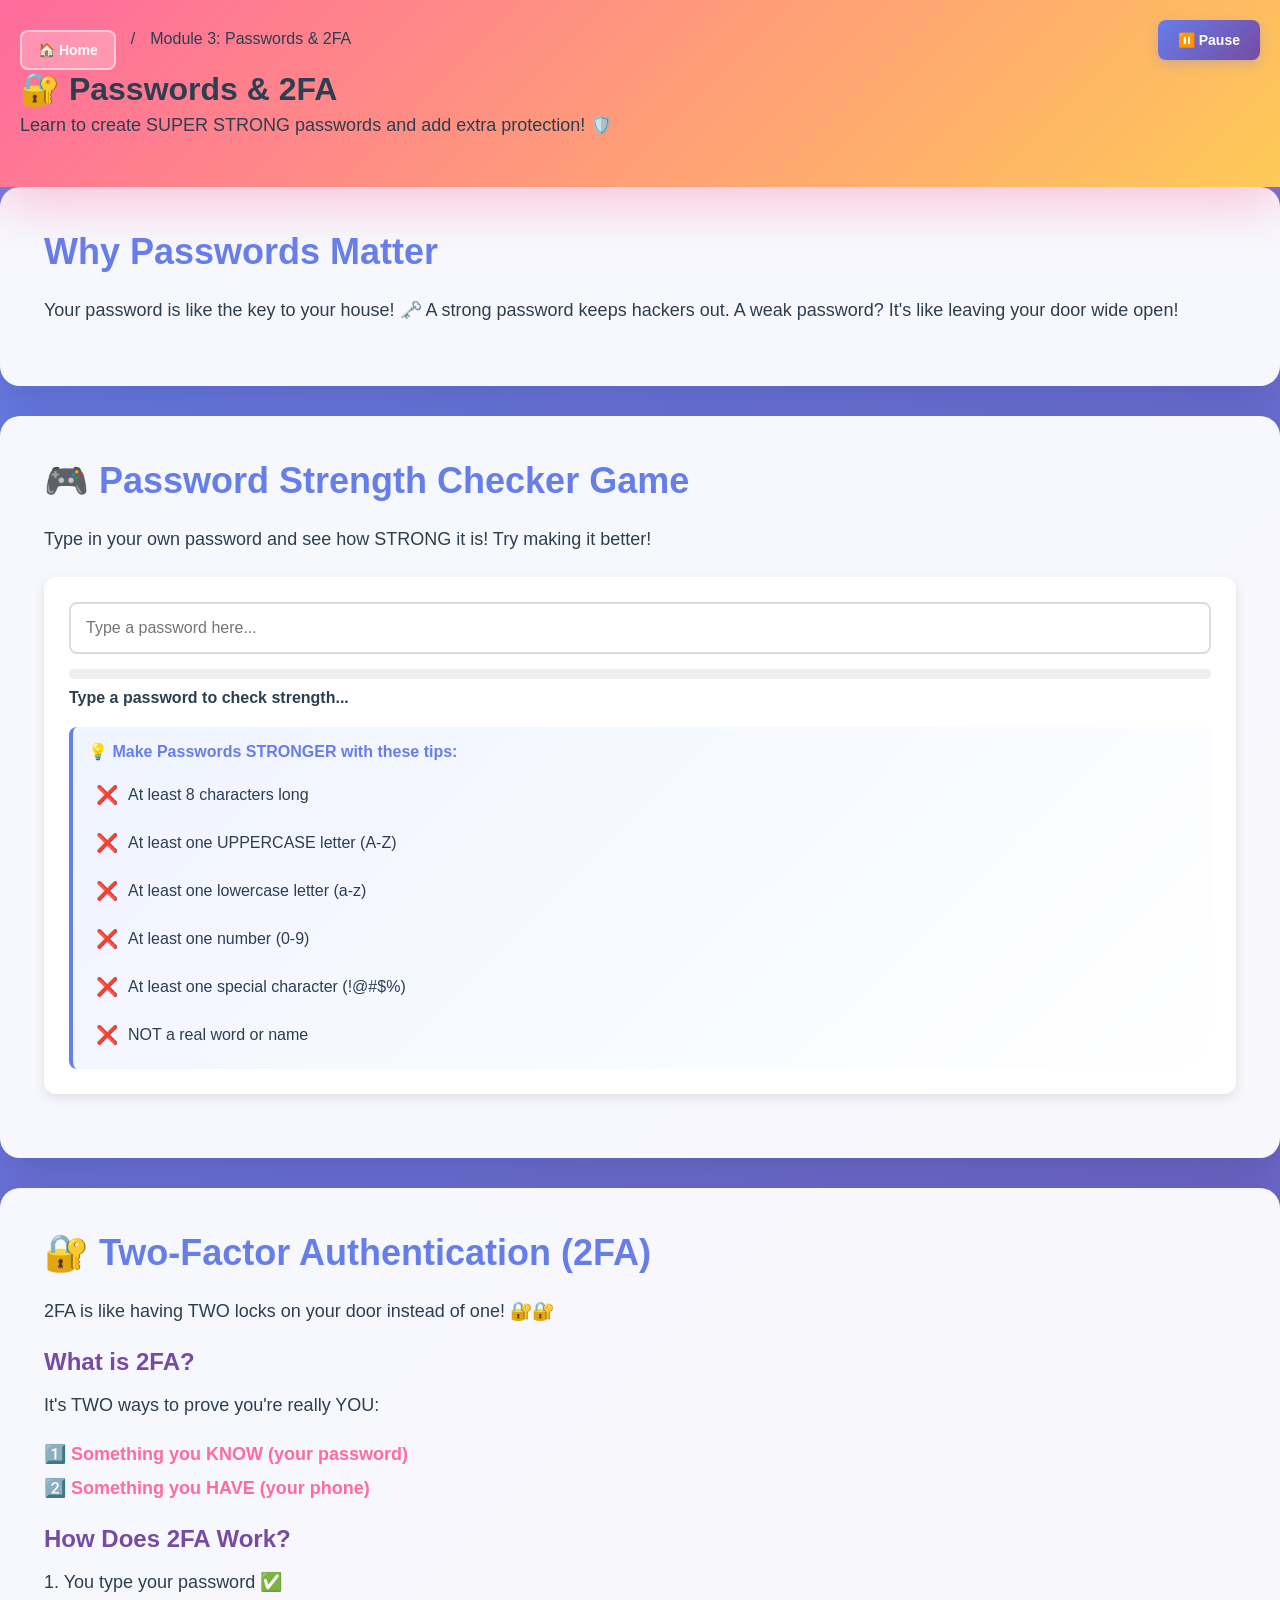
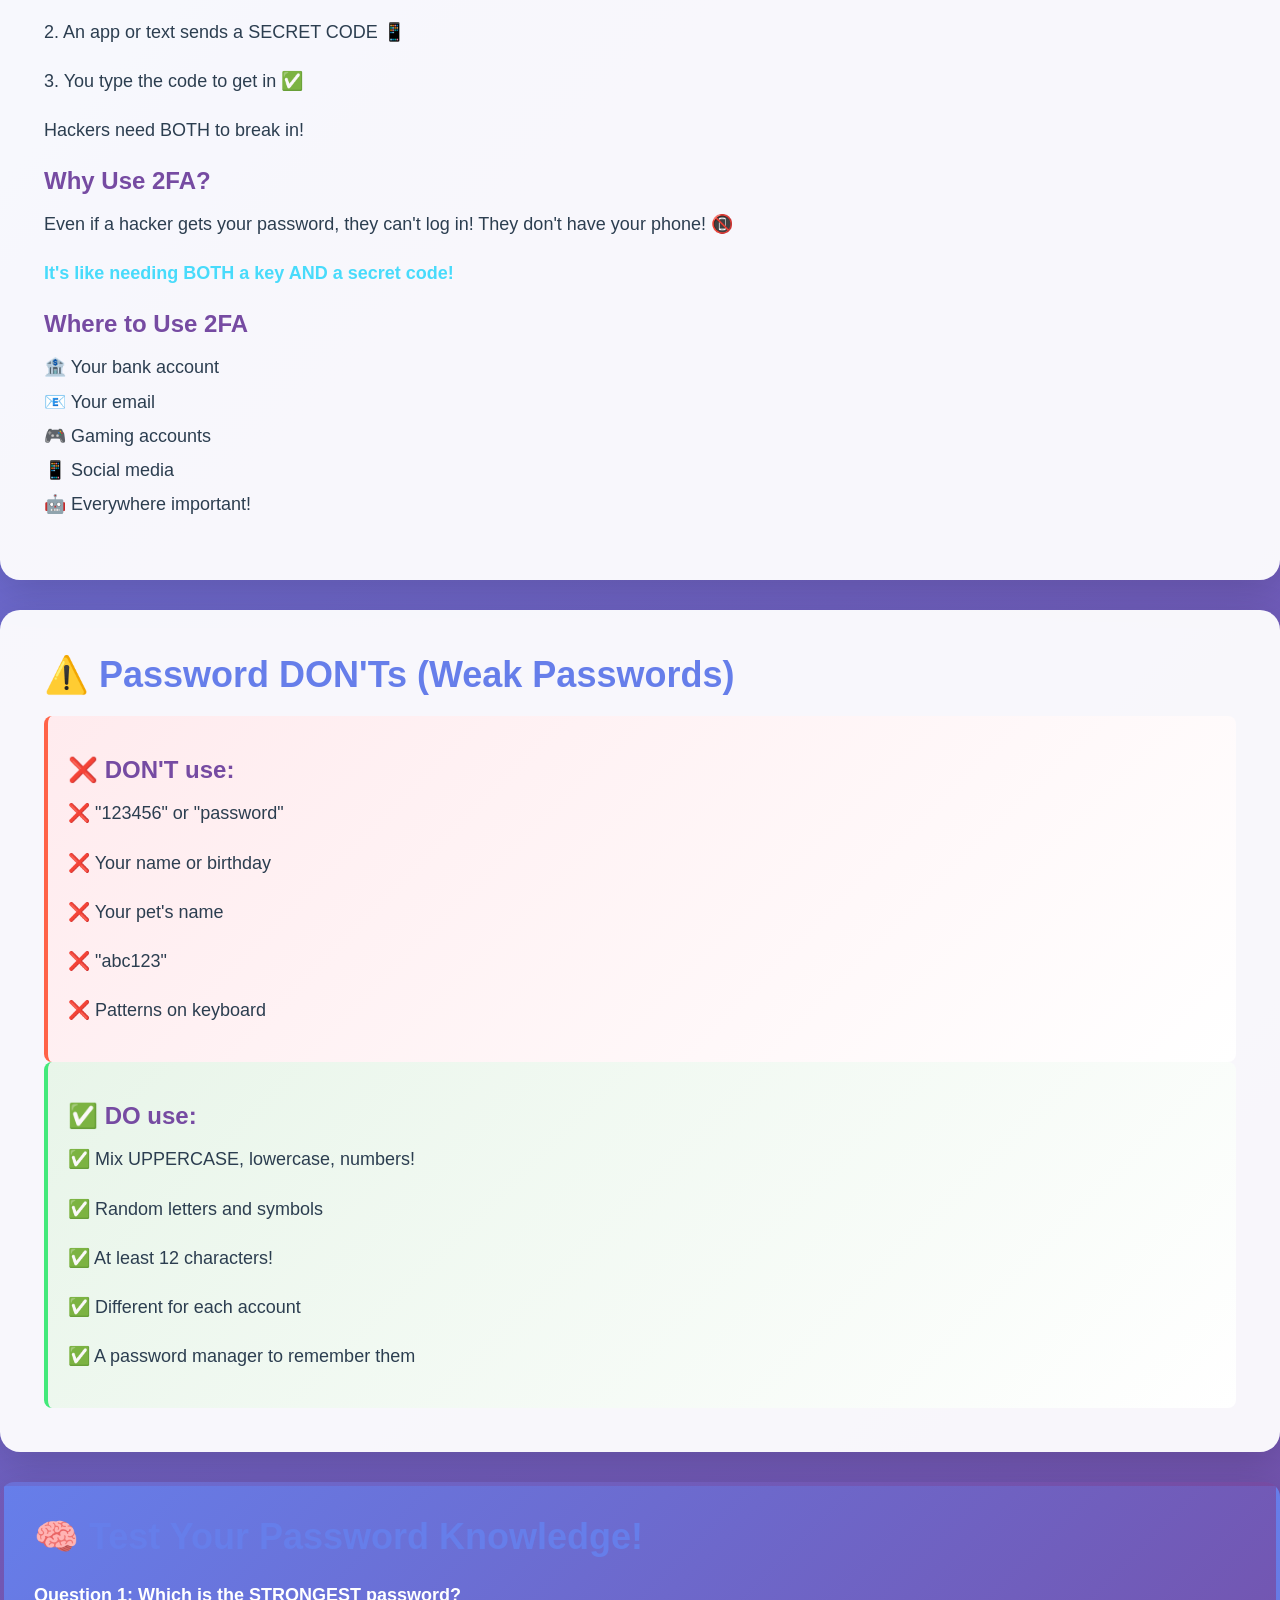
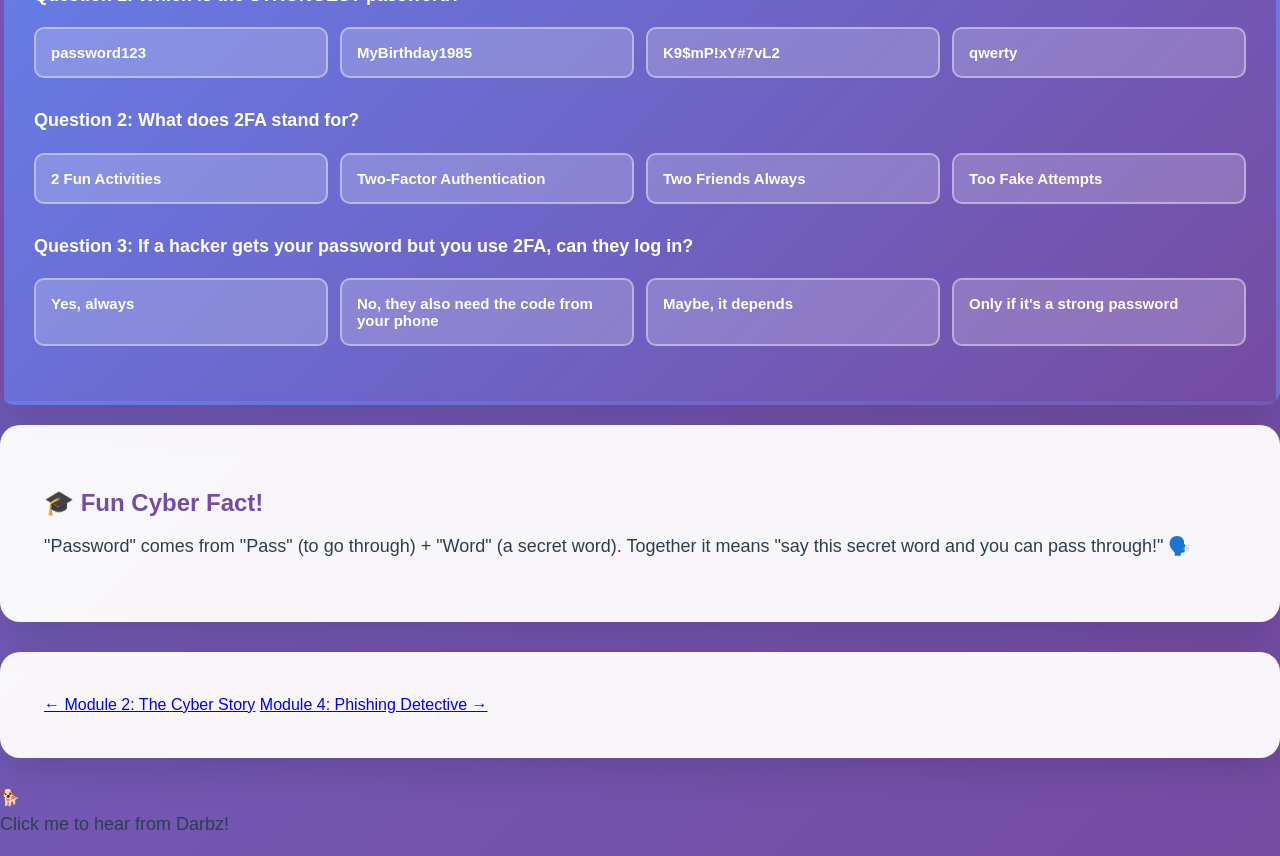
<file: module3.html>
<!DOCTYPE html>
<html lang="en">
<head>
    <meta charset="UTF-8">
    <meta name="viewport" content="width=device-width, initial-scale=1.0">
    <title>Module 3: Passwords & 2FA - Cybersecurity Basics</title>
    <link rel="stylesheet" href="styles.css">
    <script src="session.js"></script>
</head>
<body>
    <header class="animated-header">
        <nav class="nav-breadcrumb">
            <a href="index.html">🏠 Home</a> / <span>Module 3: Passwords & 2FA</span>
        </nav>
        <h1>🔐 Passwords & 2FA</h1>
        <p class="subtitle">Learn to create SUPER STRONG passwords and add extra protection! 🛡️</p>
    </header>

    <main class="module-container">
        <!-- Intro Section -->
        <section class="intro-section">
            <h2>Why Passwords Matter</h2>
            <p>Your password is like the key to your house! 🗝️ A strong password keeps hackers out. A weak password? It's like leaving your door wide open!</p>
        </section>

        <!-- Password Strength Checker Game -->
        <section class="game-section">
            <h2>🎮 Password Strength Checker Game</h2>
            <p>Type in your own password and see how STRONG it is! Try making it better!</p>
            
            <div class="password-checker">
                <input type="text" id="passwordInput" placeholder="Type a password here..." class="password-input">
                
                <div class="strength-meter">
                    <div id="strengthBar" class="strength-bar"></div>
                </div>
                
                <div id="strengthText" class="strength-text">Type a password to check strength...</div>
                
                <div class="password-tips">
                    <h4>💡 Make Passwords STRONGER with these tips:</h4>
                    <div class="tips-checklist">
                        <div class="tip" id="tip-length">
                            <span class="tip-icon">❌</span> <span class="tip-text">At least 8 characters long</span>
                        </div>
                        <div class="tip" id="tip-uppercase">
                            <span class="tip-icon">❌</span> <span class="tip-text">At least one UPPERCASE letter (A-Z)</span>
                        </div>
                        <div class="tip" id="tip-lowercase">
                            <span class="tip-icon">❌</span> <span class="tip-text">At least one lowercase letter (a-z)</span>
                        </div>
                        <div class="tip" id="tip-number">
                            <span class="tip-icon">❌</span> <span class="tip-text">At least one number (0-9)</span>
                        </div>
                        <div class="tip" id="tip-special">
                            <span class="tip-icon">❌</span> <span class="tip-text">At least one special character (!@#$%)</span>
                        </div>
                        <div class="tip" id="tip-noword">
                            <span class="tip-icon">❌</span> <span class="tip-text">NOT a real word or name</span>
                        </div>
                    </div>
                </div>
            </div>
        </section>

        <!-- 2FA Section -->
        <section class="info-section">
            <h2>🔐 Two-Factor Authentication (2FA)</h2>
            <p>2FA is like having TWO locks on your door instead of one! 🔐🔐</p>
            
            <div class="card-grid">
                <div class="info-card pink-border">
                    <h3>What is 2FA?</h3>
                    <p>It's TWO ways to prove you're really YOU:</p>
                    <p style="font-weight: bold; color: #ff6b9d;">1️⃣ Something you KNOW (your password)<br>2️⃣ Something you HAVE (your phone)</p>
                </div>
                
                <div class="info-card yellow-border">
                    <h3>How Does 2FA Work?</h3>
                    <p>1. You type your password ✅</p>
                    <p>2. An app or text sends a SECRET CODE 📱</p>
                    <p>3. You type the code to get in ✅</p>
                    <p>Hackers need BOTH to break in!</p>
                </div>
                
                <div class="info-card cyan-border">
                    <h3>Why Use 2FA?</h3>
                    <p>Even if a hacker gets your password, they can't log in! They don't have your phone! 📵</p>
                    <p style="color: #48dbfb; font-weight: bold;">It's like needing BOTH a key AND a secret code!</p>
                </div>
                
                <div class="info-card green-border">
                    <h3>Where to Use 2FA</h3>
                    <p>🏦 Your bank account<br>📧 Your email<br>🎮 Gaming accounts<br>📱 Social media<br>🤖 Everywhere important!</p>
                </div>
            </div>
        </section>

        <!-- Password Don'ts -->
        <section class="warning-section">
            <h2>⚠️ Password DON'Ts (Weak Passwords)</h2>
            <div class="card-grid">
                <div class="bad-practice-card">
                    <h3>❌ DON'T use:</h3>
                    <p>❌ "123456" or "password"</p>
                    <p>❌ Your name or birthday</p>
                    <p>❌ Your pet's name</p>
                    <p>❌ "abc123"</p>
                    <p>❌ Patterns on keyboard</p>
                </div>
                
                <div class="good-practice-card">
                    <h3>✅ DO use:</h3>
                    <p>✅ Mix UPPERCASE, lowercase, numbers!</p>
                    <p>✅ Random letters and symbols</p>
                    <p>✅ At least 12 characters!</p>
                    <p>✅ Different for each account</p>
                    <p>✅ A password manager to remember them</p>
                </div>
            </div>
        </section>

        <!-- Quiz -->
        <section class="quiz-section">
            <h2>🧠 Test Your Password Knowledge!</h2>
            
            <div class="quiz-container">
                <div class="quiz-question">
                    <p><strong>Question 1:</strong> Which is the STRONGEST password?</p>
                    <div class="quiz-options">
                        <div class="quiz-option" onclick="checkAnswer(this, false, 'password')">password123</div>
                        <div class="quiz-option" onclick="checkAnswer(this, false, 'password')">MyBirthday1985</div>
                        <div class="quiz-option" onclick="checkAnswer(this, true, 'password')">K9$mP!xY#7vL2</div>
                        <div class="quiz-option" onclick="checkAnswer(this, false, 'password')">qwerty</div>
                    </div>
                    <div id="q1-feedback"></div>
                </div>

                <div class="quiz-question">
                    <p><strong>Question 2:</strong> What does 2FA stand for?</p>
                    <div class="quiz-options">
                        <div class="quiz-option" onclick="checkAnswer(this, false, '2fa')">2 Fun Activities</div>
                        <div class="quiz-option" onclick="checkAnswer(this, true, '2fa')">Two-Factor Authentication</div>
                        <div class="quiz-option" onclick="checkAnswer(this, false, '2fa')">Two Friends Always</div>
                        <div class="quiz-option" onclick="checkAnswer(this, false, '2fa')">Too Fake Attempts</div>
                    </div>
                    <div id="q2-feedback"></div>
                </div>

                <div class="quiz-question">
                    <p><strong>Question 3:</strong> If a hacker gets your password but you use 2FA, can they log in?</p>
                    <div class="quiz-options">
                        <div class="quiz-option" onclick="checkAnswer(this, false, '2fa')">Yes, always</div>
                        <div class="quiz-option" onclick="checkAnswer(this, true, '2fa')">No, they also need the code from your phone</div>
                        <div class="quiz-option" onclick="checkAnswer(this, false, '2fa')">Maybe, it depends</div>
                        <div class="quiz-option" onclick="checkAnswer(this, false, '2fa')">Only if it's a strong password</div>
                    </div>
                    <div id="q3-feedback"></div>
                </div>
            </div>
        </section>

        <!-- Fun Fact -->
        <section class="fun-fact-section">
            <div class="fun-fact-card">
                <h3>🎓 Fun Cyber Fact!</h3>
                <p>"Password" comes from "Pass" (to go through) + "Word" (a secret word). Together it means "say this secret word and you can pass through!" 🗣️</p>
            </div>
        </section>

        <!-- Navigation -->
        <section class="module-nav">
            <a href="module2.html" class="nav-button prev">← Module 2: The Cyber Story</a>
            <a href="module4.html" class="nav-button next">Module 4: Phishing Detective →</a>
        </section>
    </main>

    <!-- Darbz Mascot -->
    <div id="darbz-container" class="darbz-container">
        <div class="darbz-mascot" onclick="toggleDarbzSpeech()">
            🐕
        </div>
        <div id="darbz-speech" class="darbz-speech hidden">
            <p id="darbz-message">Click me to hear from Darbz!</p>
            <div class="speech-pointer"></div>
        </div>
    </div>

    <script src="mascot.js"></script>
    <script>
        const passwordInput = document.getElementById('passwordInput');
        
        passwordInput.addEventListener('input', function() {
            checkPasswordStrength(this.value);
        });

        function checkPasswordStrength(password) {
            let strength = 0;
            const tips = {
                length: password.length >= 8,
                uppercase: /[A-Z]/.test(password),
                lowercase: /[a-z]/.test(password),
                number: /\d/.test(password),
                special: /[!@#$%^&*()_+\-=\[\]{};':"\\|,.<>\/?]/.test(password),
                noword: !isCommonWord(password)
            };

            // Update tips display
            Object.keys(tips).forEach(key => {
                const tipElement = document.getElementById(`tip-${key}`);
                if (tips[key]) {
                    tipElement.classList.add('checked');
                    tipElement.querySelector('.tip-icon').textContent = '✅';
                    strength++;
                } else {
                    tipElement.classList.remove('checked');
                    tipElement.querySelector('.tip-icon').textContent = '❌';
                }
            });

            // Update strength bar
            const strengthBar = document.getElementById('strengthBar');
            const strengthText = document.getElementById('strengthText');
            const percentage = (strength / 6) * 100;
            
            strengthBar.style.width = percentage + '%';
            
            if (percentage === 0) {
                strengthBar.className = 'strength-bar';
                strengthText.textContent = 'Type a password to check strength...';
            } else if (percentage < 34) {
                strengthBar.className = 'strength-bar weak';
                strengthText.innerHTML = '<span style="color: #ff6348;">🔴 WEAK - Make it stronger!</span>';
            } else if (percentage < 67) {
                strengthBar.className = 'strength-bar medium';
                strengthText.innerHTML = '<span style="color: #ffa502;">🟡 MEDIUM - Getting better!</span>';
            } else if (percentage < 100) {
                strengthBar.className = 'strength-bar strong';
                strengthText.innerHTML = '<span style="color: #43e97b;">🟢 STRONG - Really good!</span>';
            } else {
                strengthBar.className = 'strength-bar very-strong';
                strengthText.innerHTML = '<span style="color: #11d3f3;">🟢 VERY STRONG - PAWSOME! 🐕</span>';
                playSound('correct');
            }
        }

        function isCommonWord(password) {
            const commonWords = ['password', 'qwerty', 'abc', '123', 'admin', 'user', 'test', 'login'];
            return commonWords.some(word => password.toLowerCase().includes(word));
        }

        function checkAnswer(element, isCorrect, category) {
            element.classList.add(isCorrect ? 'correct' : 'incorrect');
            
            const question = element.closest('.quiz-question');
            const feedbackDiv = question.querySelector('[id$="-feedback"]');
            
            if (isCorrect) {
                feedbackDiv.innerHTML = '<div class="feedback-message correct-feedback">✅ Correct! Great job!</div>';
                playSound('correct');
                showRandomResponse(category);
            } else {
                feedbackDiv.innerHTML = '<div class="feedback-message incorrect-feedback">❌ Try again! You\'ve got this!</div>';
                playSound('incorrect');
                showRandomResponse('encouragement');
            }
            
            question.querySelectorAll('.quiz-option').forEach(opt => {
                opt.style.pointerEvents = 'none';
                opt.style.opacity = '0.6';
            });
        }

        document.addEventListener('DOMContentLoaded', function() {
            initSessionManager('module3');
            createPauseButton();
            
            // Auto-save progress on interaction
            document.addEventListener('click', function() {
                sessionManager.saveProgress({ 
                    module: 'module3',
                    visitedAt: new Date().toISOString(),
                    completed: false
                });
            });
            
            initDabzr();
            showRandomResponse('welcome');
        });

        function toggleDarbzSpeech() {
            const speech = document.getElementById('darbz-speech');
            speech.classList.toggle('hidden');
            playSound('bark');
            showRandomResponse('random');
        }
    </script>
</body>
</html>
</file>
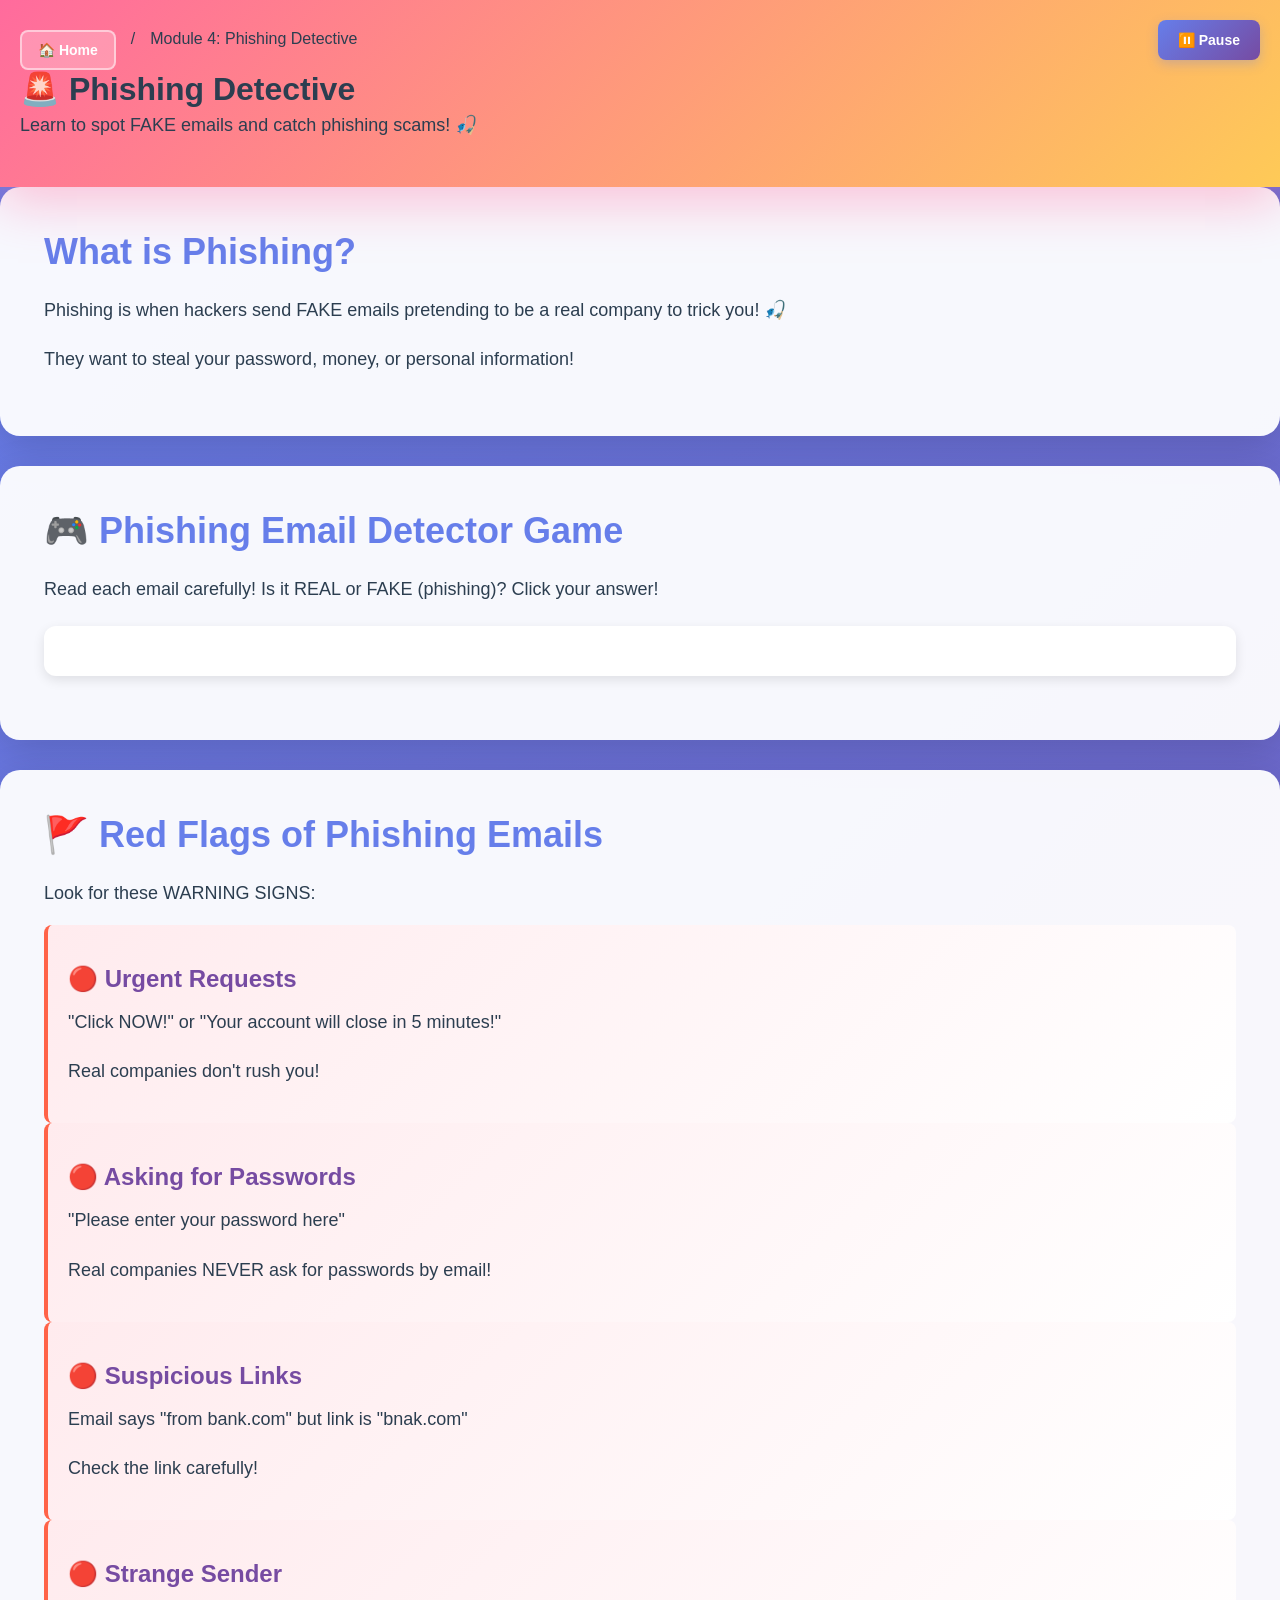
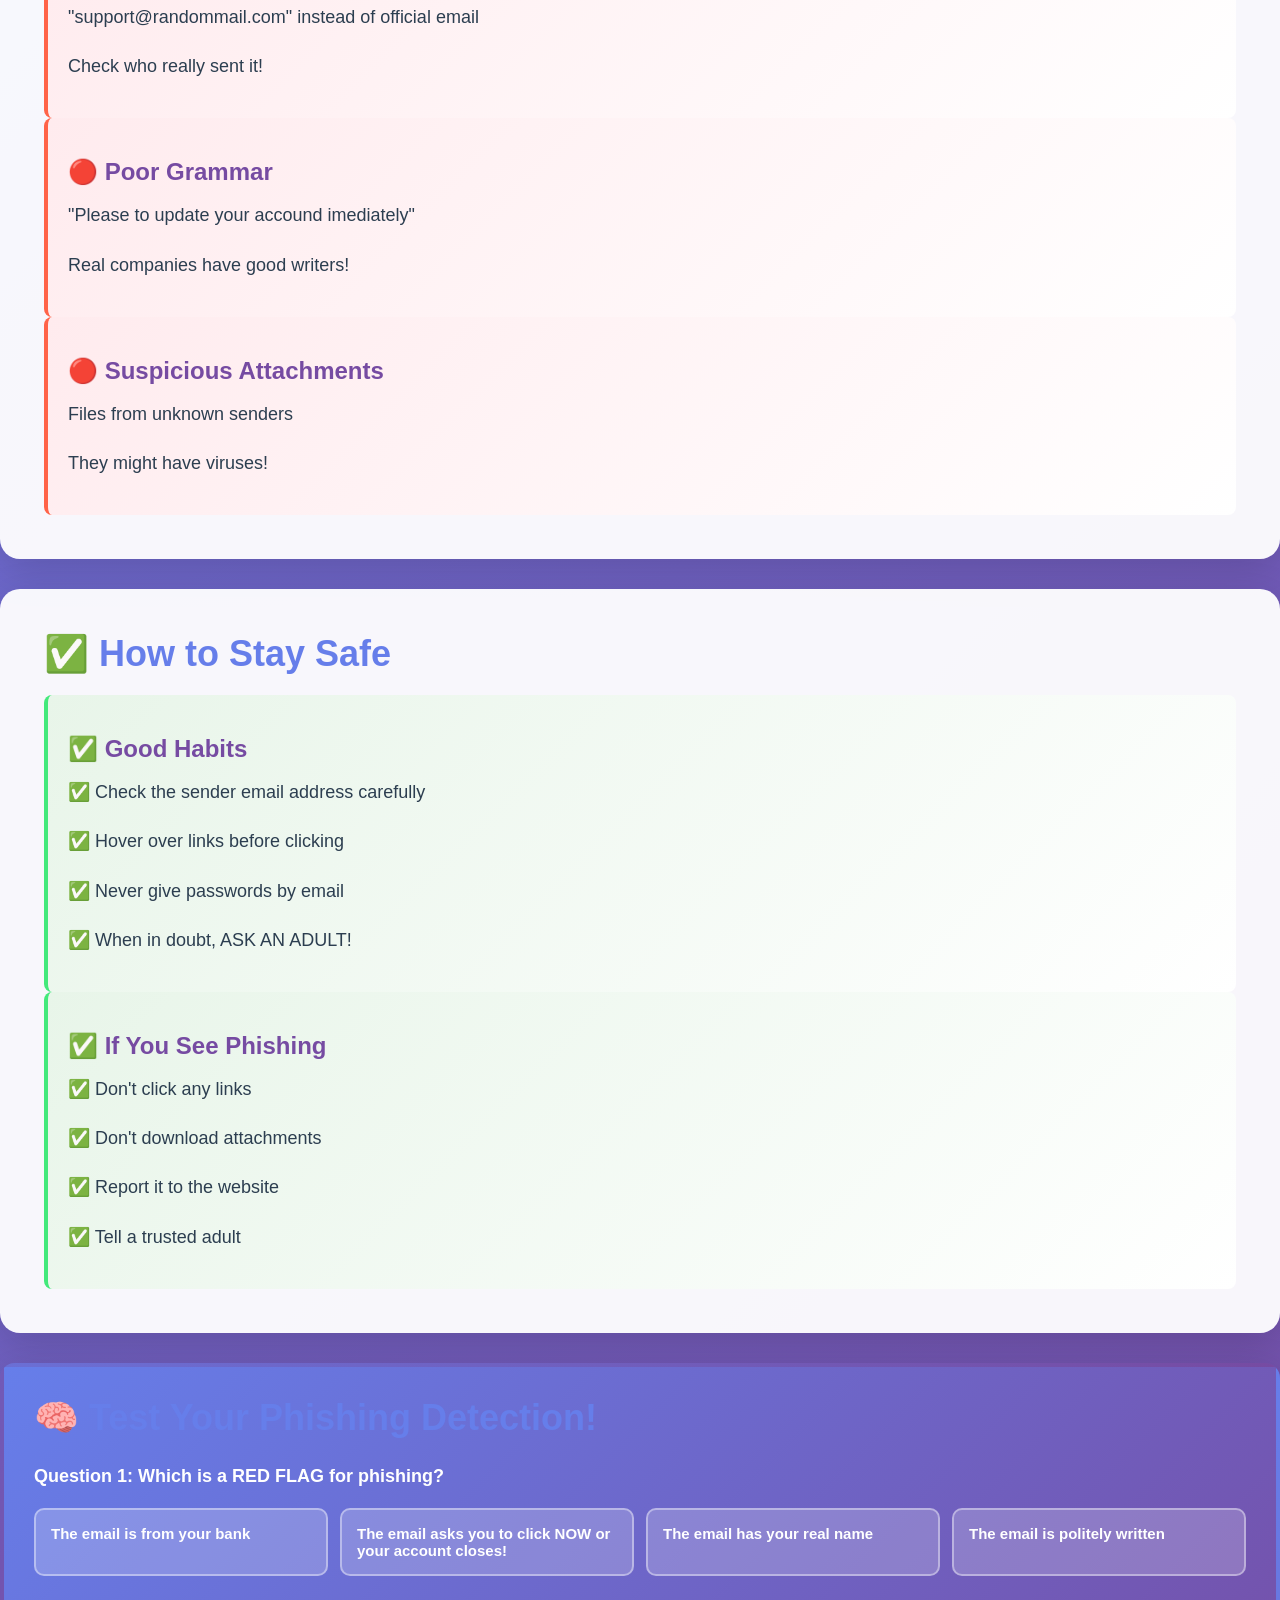
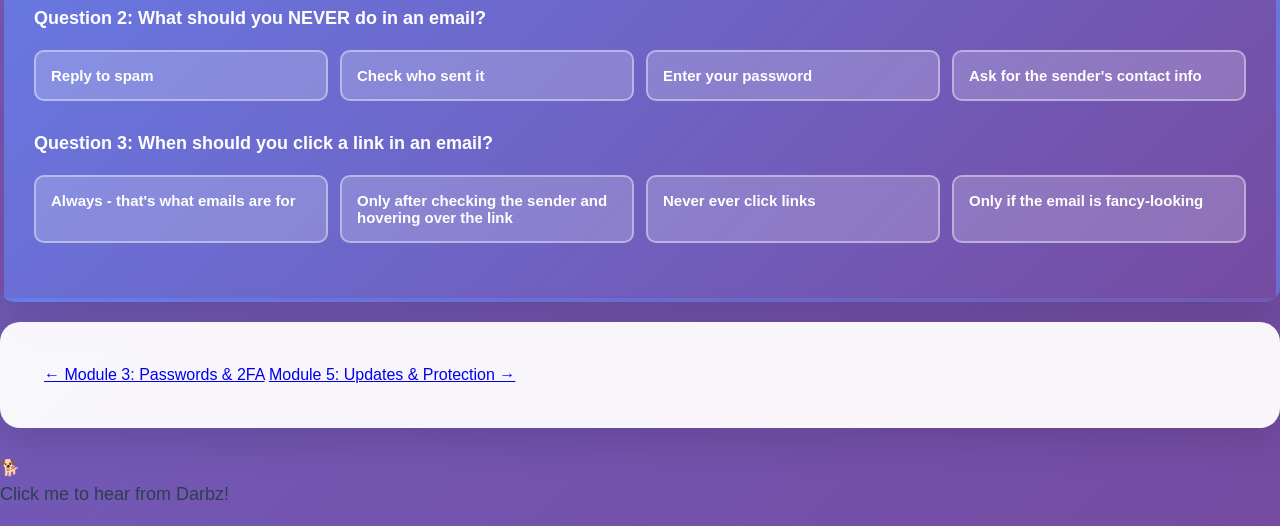
<file: module4.html>
<!DOCTYPE html>
<html lang="en">
<head>
    <meta charset="UTF-8">
    <meta name="viewport" content="width=device-width, initial-scale=1.0">
    <title>Module 4: Phishing Detective - Cybersecurity Basics</title>
    <link rel="stylesheet" href="styles.css">
    <script src="session.js"></script>
</head>
<body>
    <header class="animated-header">
        <nav class="nav-breadcrumb">
            <a href="index.html">🏠 Home</a> / <span>Module 4: Phishing Detective</span>
        </nav>
        <h1>🚨 Phishing Detective</h1>
        <p class="subtitle">Learn to spot FAKE emails and catch phishing scams! 🎣</p>
    </header>

    <main class="module-container">
        <!-- Intro -->
        <section class="intro-section">
            <h2>What is Phishing?</h2>
            <p>Phishing is when hackers send FAKE emails pretending to be a real company to trick you! 🎣</p>
            <p>They want to steal your password, money, or personal information!</p>
        </section>

        <!-- Phishing Game -->
        <section class="game-section">
            <h2>🎮 Phishing Email Detector Game</h2>
            <p>Read each email carefully! Is it REAL or FAKE (phishing)? Click your answer!</p>
            
            <div id="phishing-game" class="phishing-container">
                <!-- Emails will be inserted here by JavaScript -->
            </div>
            
            <div id="game-score" class="game-score hidden">
                <h3>🎉 Game Complete!</h3>
                <p id="score-text"></p>
                <button onclick="resetPhishingGame()" class="reset-button">Try Again</button>
            </div>
        </section>

        <!-- Red Flags Section -->
        <section class="info-section">
            <h2>🚩 Red Flags of Phishing Emails</h2>
            <p>Look for these WARNING SIGNS:</p>
            
            <div class="card-grid">
                <div class="red-flag-card">
                    <h3>🔴 Urgent Requests</h3>
                    <p>"Click NOW!" or "Your account will close in 5 minutes!"</p>
                    <p>Real companies don't rush you!</p>
                </div>
                
                <div class="red-flag-card">
                    <h3>🔴 Asking for Passwords</h3>
                    <p>"Please enter your password here"</p>
                    <p>Real companies NEVER ask for passwords by email!</p>
                </div>
                
                <div class="red-flag-card">
                    <h3>🔴 Suspicious Links</h3>
                    <p>Email says "from bank.com" but link is "bnak.com"</p>
                    <p>Check the link carefully!</p>
                </div>
                
                <div class="red-flag-card">
                    <h3>🔴 Strange Sender</h3>
                    <p>"support@randommail.com" instead of official email</p>
                    <p>Check who really sent it!</p>
                </div>
                
                <div class="red-flag-card">
                    <h3>🔴 Poor Grammar</h3>
                    <p>"Please to update your accound imediately"</p>
                    <p>Real companies have good writers!</p>
                </div>
                
                <div class="red-flag-card">
                    <h3>🔴 Suspicious Attachments</h3>
                    <p>Files from unknown senders</p>
                    <p>They might have viruses!</p>
                </div>
            </div>
        </section>

        <!-- Good Practices -->
        <section class="warning-section">
            <h2>✅ How to Stay Safe</h2>
            <div class="card-grid">
                <div class="good-practice-card">
                    <h3>✅ Good Habits</h3>
                    <p>✅ Check the sender email address carefully</p>
                    <p>✅ Hover over links before clicking</p>
                    <p>✅ Never give passwords by email</p>
                    <p>✅ When in doubt, ASK AN ADULT!</p>
                </div>
                
                <div class="good-practice-card">
                    <h3>✅ If You See Phishing</h3>
                    <p>✅ Don't click any links</p>
                    <p>✅ Don't download attachments</p>
                    <p>✅ Report it to the website</p>
                    <p>✅ Tell a trusted adult</p>
                </div>
            </div>
        </section>

        <!-- Quiz -->
        <section class="quiz-section">
            <h2>🧠 Test Your Phishing Detection!</h2>
            
            <div class="quiz-container">
                <div class="quiz-question">
                    <p><strong>Question 1:</strong> Which is a RED FLAG for phishing?</p>
                    <div class="quiz-options">
                        <div class="quiz-option" onclick="checkAnswer(this, false, 'phishing')">The email is from your bank</div>
                        <div class="quiz-option" onclick="checkAnswer(this, true, 'phishing')">The email asks you to click NOW or your account closes!</div>
                        <div class="quiz-option" onclick="checkAnswer(this, false, 'phishing')">The email has your real name</div>
                        <div class="quiz-option" onclick="checkAnswer(this, false, 'phishing')">The email is politely written</div>
                    </div>
                    <div id="q1-feedback"></div>
                </div>

                <div class="quiz-question">
                    <p><strong>Question 2:</strong> What should you NEVER do in an email?</p>
                    <div class="quiz-options">
                        <div class="quiz-option" onclick="checkAnswer(this, false, 'phishing')">Reply to spam</div>
                        <div class="quiz-option" onclick="checkAnswer(this, false, 'phishing')">Check who sent it</div>
                        <div class="quiz-option" onclick="checkAnswer(this, true, 'phishing')">Enter your password</div>
                        <div class="quiz-option" onclick="checkAnswer(this, false, 'phishing')">Ask for the sender's contact info</div>
                    </div>
                    <div id="q2-feedback"></div>
                </div>

                <div class="quiz-question">
                    <p><strong>Question 3:</strong> When should you click a link in an email?</p>
                    <div class="quiz-options">
                        <div class="quiz-option" onclick="checkAnswer(this, false, 'phishing')">Always - that's what emails are for</div>
                        <div class="quiz-option" onclick="checkAnswer(this, true, 'phishing')">Only after checking the sender and hovering over the link</div>
                        <div class="quiz-option" onclick="checkAnswer(this, false, 'phishing')">Never ever click links</div>
                        <div class="quiz-option" onclick="checkAnswer(this, false, 'phishing')">Only if the email is fancy-looking</div>
                    </div>
                    <div id="q3-feedback"></div>
                </div>
            </div>
        </section>

        <!-- Navigation -->
        <section class="module-nav">
            <a href="module3.html" class="nav-button prev">← Module 3: Passwords & 2FA</a>
            <a href="module5.html" class="nav-button next">Module 5: Updates & Protection →</a>
        </section>
    </main>

    <!-- Darbz Mascot -->
    <div id="darbz-container" class="darbz-container">
        <div class="darbz-mascot" onclick="toggleDarbzSpeech()">
            🐕
        </div>
        <div id="darbz-speech" class="darbz-speech hidden">
            <p id="darbz-message">Click me to hear from Darbz!</p>
            <div class="speech-pointer"></div>
        </div>
    </div>

    <script src="mascot.js"></script>
    <script>
        const phishingEmails = [
            {
                sender: "support@amazon.com",
                subject: "Your package has arrived!",
                body: "Dear Customer, Your Amazon package has been delivered. Thank you for shopping with us!",
                isPhishing: false,
                reason: "Real email from official Amazon address with normal greeting"
            },
            {
                sender: "noreply@paypa-secure.com",
                subject: "⚠️ URGENT: Verify Your Account NOW!",
                body: "Your PayPal account will be CLOSED in 1 hour! Click here NOW to confirm your password: [CLICK HERE]",
                isPhishing: true,
                reason: "Red flags: Fake domain (paypa-secure), urgent pressure, asks for password"
            },
            {
                sender: "hello@netflix.com",
                subject: "Ready to watch?",
                body: "Hi! Your Netflix subscription is active. Enjoy watching!",
                isPhishing: false,
                reason: "Real sender, normal message, no urgent requests"
            },
            {
                sender: "banking.alerts@update-bank-now.ru",
                subject: "🚨 URGENT: Update Your Information",
                body: "Please click here to update your banking details immediately or your account will be suspended!",
                isPhishing: true,
                reason: "Suspicious domain, urgent language, requests sensitive info"
            },
            {
                sender: "noreply@youtube.com",
                subject: "New features on YouTube!",
                body: "Check out the new features we added to your account. Visit YouTube to learn more!",
                isPhishing: false,
                reason: "Official sender, informational, no password requests"
            },
            {
                sender: "winner@lottery-millions.com",
                subject: "CONGRATULATIONS! YOU WON $1,000,000!!!",
                body: "You have been selected as a lucky winner! Click to claim your prize and enter your bank details to receive the money!",
                isPhishing: true,
                reason: "Too good to be true, asks for bank details, suspicious sender"
            }
        ];

        let currentEmailIndex = 0;
        let correctAnswers = 0;

        function displayEmail() {
            if (currentEmailIndex >= phishingEmails.length) {
                showGameScore();
                return;
            }

            const email = phishingEmails[currentEmailIndex];
            const gameContainer = document.getElementById('phishing-game');
            
            gameContainer.innerHTML = `
                <div class="email-card">
                    <div class="email-header">
                        <div><strong>From:</strong> ${email.sender}</div>
                        <div><strong>Subject:</strong> ${email.subject}</div>
                    </div>
                    <div class="email-body">${email.body}</div>
                    <div class="email-buttons">
                        <button onclick="answerPhishing(${currentEmailIndex}, true)" class="btn-real">✅ REAL Email</button>
                        <button onclick="answerPhishing(${currentEmailIndex}, false)" class="btn-phishing">🚨 PHISHING</button>
                    </div>
                    <div class="email-progress">Email ${currentEmailIndex + 1} of ${phishingEmails.length}</div>
                </div>
            `;
        }

        function answerPhishing(index, userSaysPhishing) {
            const email = phishingEmails[index];
            const isCorrect = userSaysPhishing === email.isPhishing;
            
            if (isCorrect) {
                correctAnswers++;
                playSound('correct');
                showRandomResponse('phishing');
            } else {
                playSound('incorrect');
                showRandomResponse('encouragement');
            }

            setTimeout(() => {
                currentEmailIndex++;
                displayEmail();
            }, 1500);
        }

        function showGameScore() {
            const scoreDiv = document.getElementById('game-score');
            const scoreText = document.getElementById('score-text');
            const percentage = (correctAnswers / phishingEmails.length) * 100;
            
            scoreText.textContent = `You got ${correctAnswers} out of ${phishingEmails.length} correct! (${percentage.toFixed(0)}%)`;
            scoreDiv.classList.remove('hidden');
            document.getElementById('phishing-game').innerHTML = '';
            
            playSound('correct');
            showRandomResponse('random');
        }

        function resetPhishingGame() {
            currentEmailIndex = 0;
            correctAnswers = 0;
            document.getElementById('game-score').classList.add('hidden');
            displayEmail();
        }

        function checkAnswer(element, isCorrect, category) {
            element.classList.add(isCorrect ? 'correct' : 'incorrect');
            
            const question = element.closest('.quiz-question');
            const feedbackDiv = question.querySelector('[id$="-feedback"]');
            
            if (isCorrect) {
                feedbackDiv.innerHTML = '<div class="feedback-message correct-feedback">✅ Correct! Great job!</div>';
                playSound('correct');
                showRandomResponse(category);
            } else {
                feedbackDiv.innerHTML = '<div class="feedback-message incorrect-feedback">❌ Try again! You\'ve got this!</div>';
                playSound('incorrect');
                showRandomResponse('encouragement');
            }
            
            question.querySelectorAll('.quiz-option').forEach(opt => {
                opt.style.pointerEvents = 'none';
                opt.style.opacity = '0.6';
            });
        }

        document.addEventListener('DOMContentLoaded', function() {
            initSessionManager('module4');
            createPauseButton();
            
            // Auto-save progress on interaction
            document.addEventListener('click', function() {
                sessionManager.saveProgress({ 
                    module: 'module4',
                    visitedAt: new Date().toISOString(),
                    completed: false
                });
            });
            
            initDabzr();
            displayEmail();
            showRandomResponse('welcome');
        });

        function toggleDarbzSpeech() {
            const speech = document.getElementById('darbz-speech');
            speech.classList.toggle('hidden');
            playSound('bark');
            showRandomResponse('random');
        }
    </script>
</body>
</html>
</file>
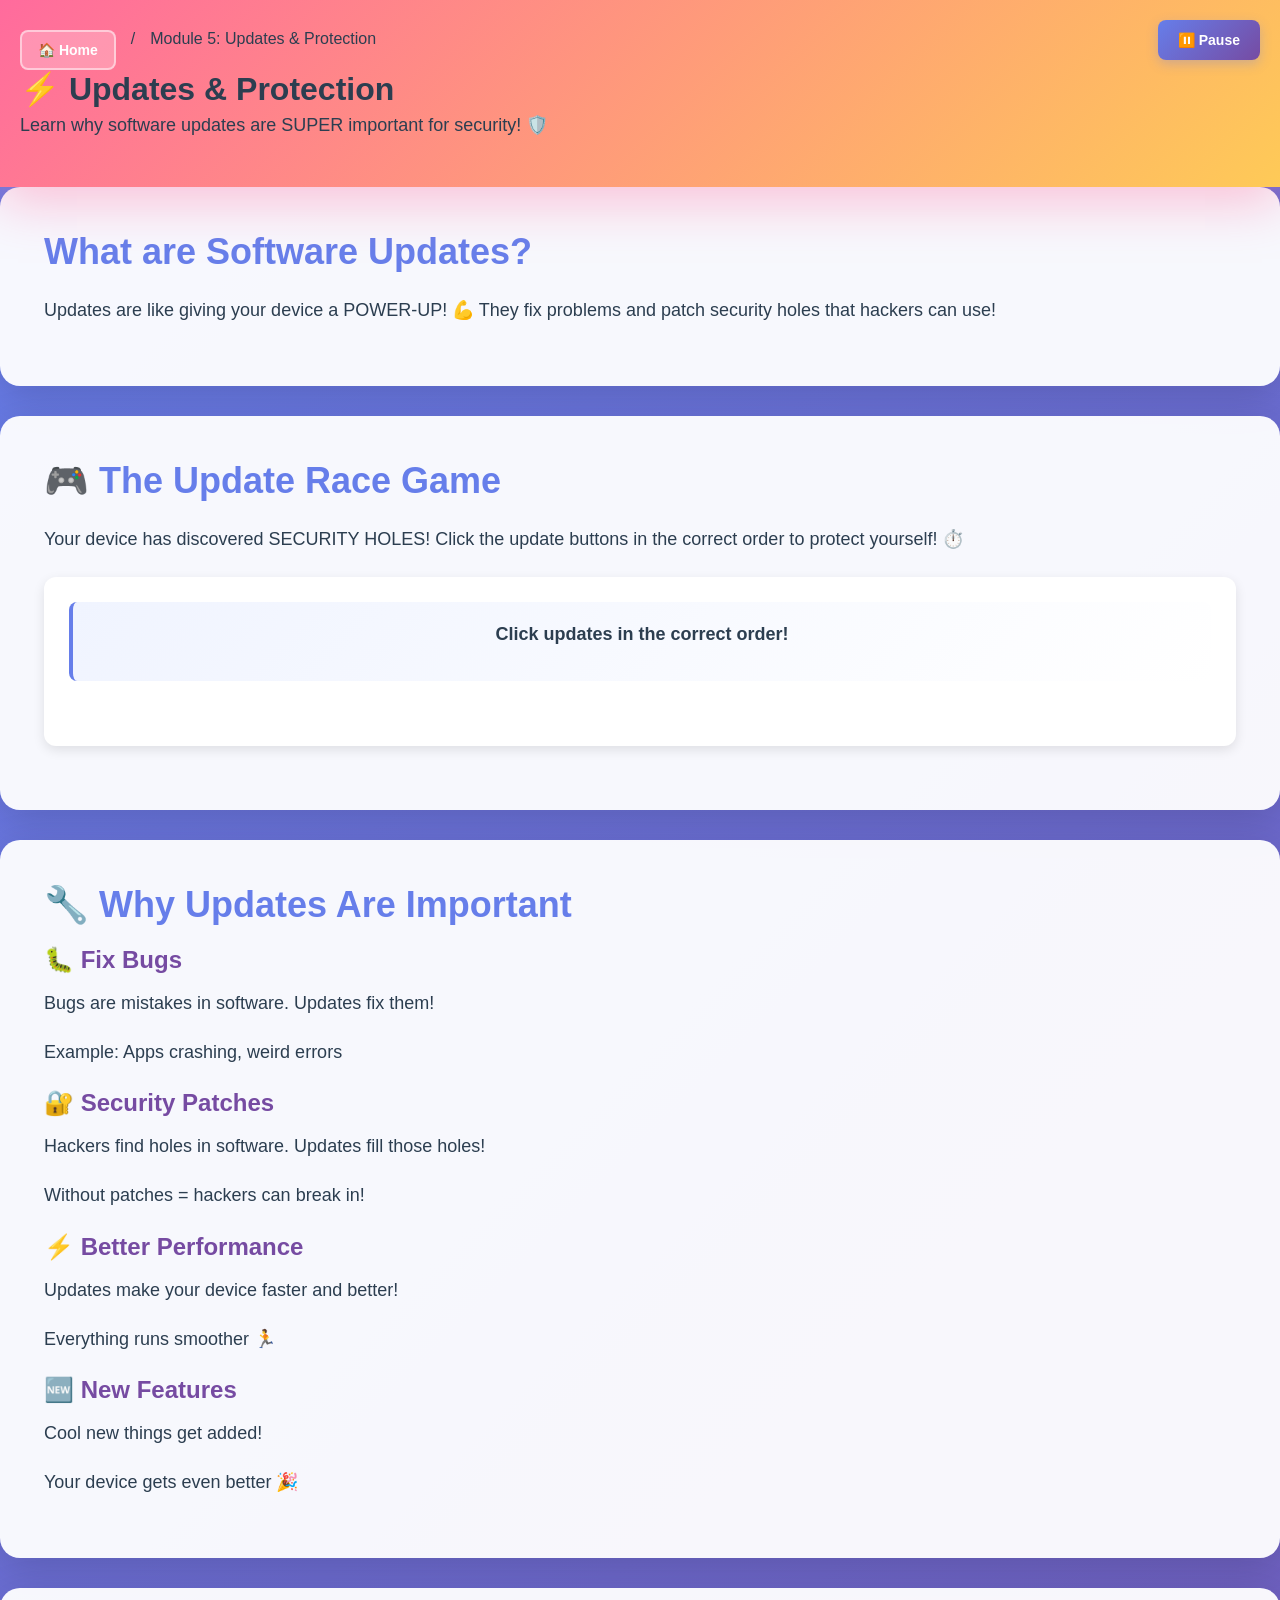
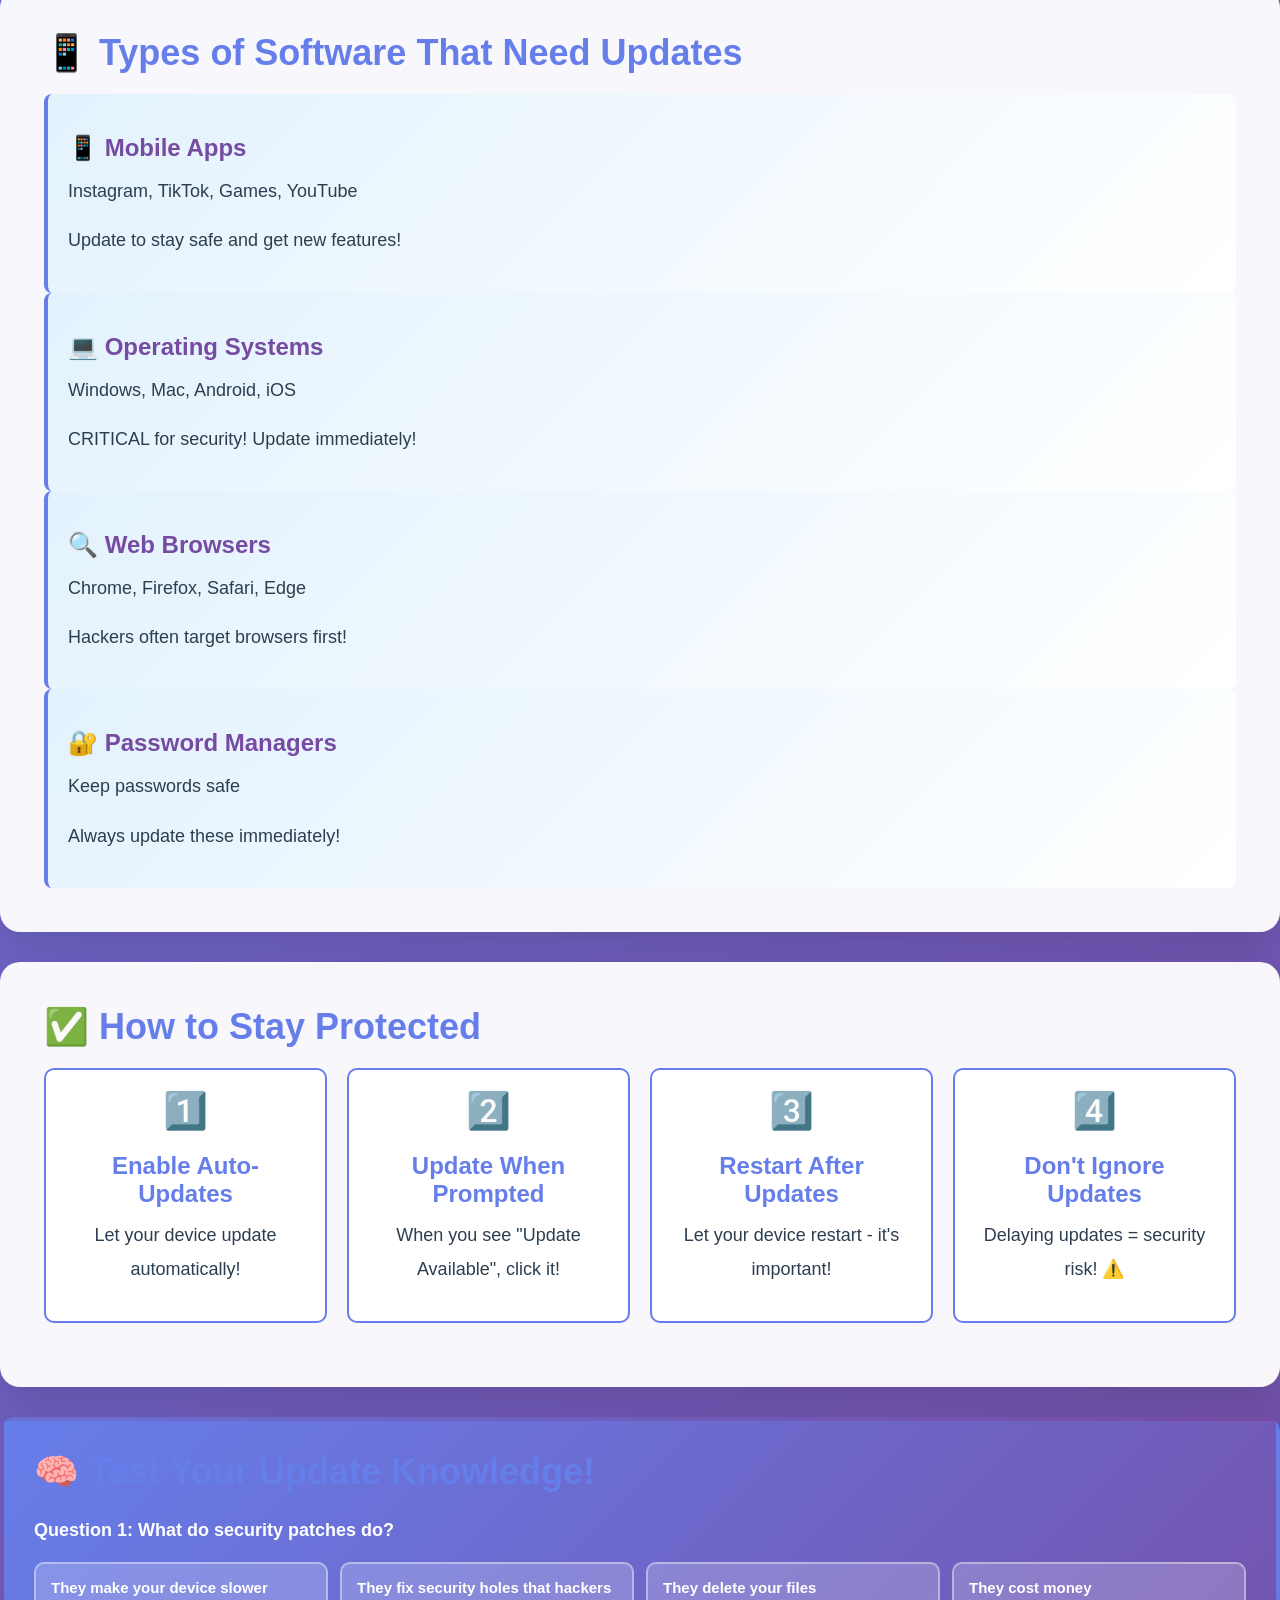
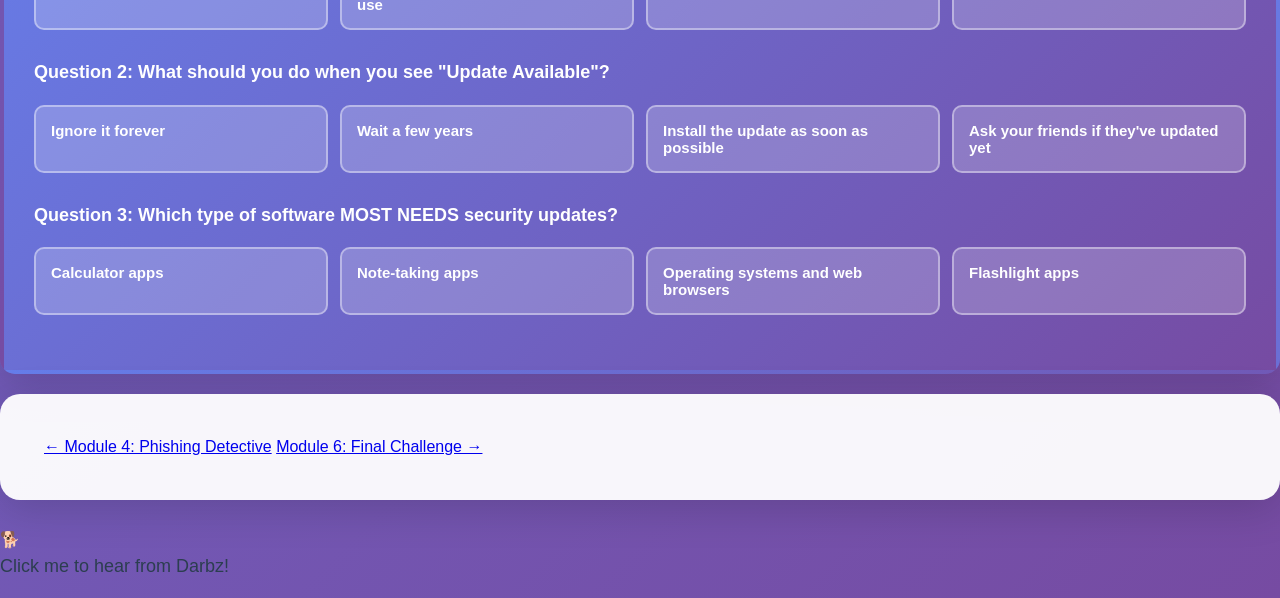
<file: module5.html>
<!DOCTYPE html>
<html lang="en">
<head>
    <meta charset="UTF-8">
    <meta name="viewport" content="width=device-width, initial-scale=1.0">
    <title>Module 5: Updates & Protection - Cybersecurity Basics</title>
    <link rel="stylesheet" href="styles.css">
    <script src="session.js"></script>
</head>
<body>
    <header class="animated-header">
        <nav class="nav-breadcrumb">
            <a href="index.html">🏠 Home</a> / <span>Module 5: Updates & Protection</span>
        </nav>
        <h1>⚡ Updates & Protection</h1>
        <p class="subtitle">Learn why software updates are SUPER important for security! 🛡️</p>
    </header>

    <main class="module-container">
        <!-- Intro -->
        <section class="intro-section">
            <h2>What are Software Updates?</h2>
            <p>Updates are like giving your device a POWER-UP! 💪 They fix problems and patch security holes that hackers can use!</p>
        </section>

        <!-- Update Race Game -->
        <section class="game-section">
            <h2>🎮 The Update Race Game</h2>
            <p>Your device has discovered SECURITY HOLES! Click the update buttons in the correct order to protect yourself! ⏱️</p>
            
            <div class="update-race-container">
                <div id="race-status" class="race-status">
                    <p>Click updates in the correct order!</p>
                </div>
                
                <div id="update-buttons-container" class="update-buttons-container">
                    <!-- Buttons will be shuffled by JavaScript -->
                </div>
                
                <div id="race-result" class="race-result hidden">
                    <h3 id="result-title"></h3>
                    <p id="result-text"></p>
                    <button onclick="resetRaceGame()" class="reset-button">Try Again</button>
                </div>
            </div>
        </section>

        <!-- Why Updates Matter -->
        <section class="info-section">
            <h2>🔧 Why Updates Are Important</h2>
            
            <div class="card-grid">
                <div class="info-card pink-border">
                    <h3>🐛 Fix Bugs</h3>
                    <p>Bugs are mistakes in software. Updates fix them!</p>
                    <p>Example: Apps crashing, weird errors</p>
                </div>
                
                <div class="info-card yellow-border">
                    <h3>🔐 Security Patches</h3>
                    <p>Hackers find holes in software. Updates fill those holes!</p>
                    <p>Without patches = hackers can break in!</p>
                </div>
                
                <div class="info-card cyan-border">
                    <h3>⚡ Better Performance</h3>
                    <p>Updates make your device faster and better!</p>
                    <p>Everything runs smoother 🏃</p>
                </div>
                
                <div class="info-card green-border">
                    <h3>🆕 New Features</h3>
                    <p>Cool new things get added!</p>
                    <p>Your device gets even better 🎉</p>
                </div>
            </div>
        </section>

        <!-- Real World Examples -->
        <section class="warning-section">
            <h2>📱 Types of Software That Need Updates</h2>
            
            <div class="card-grid">
                <div class="software-card">
                    <h3>📱 Mobile Apps</h3>
                    <p>Instagram, TikTok, Games, YouTube</p>
                    <p>Update to stay safe and get new features!</p>
                </div>
                
                <div class="software-card">
                    <h3>💻 Operating Systems</h3>
                    <p>Windows, Mac, Android, iOS</p>
                    <p>CRITICAL for security! Update immediately!</p>
                </div>
                
                <div class="software-card">
                    <h3>🔍 Web Browsers</h3>
                    <p>Chrome, Firefox, Safari, Edge</p>
                    <p>Hackers often target browsers first!</p>
                </div>
                
                <div class="software-card">
                    <h3>🔐 Password Managers</h3>
                    <p>Keep passwords safe</p>
                    <p>Always update these immediately!</p>
                </div>
            </div>
        </section>

        <!-- How to Stay Protected -->
        <section class="info-section">
            <h2>✅ How to Stay Protected</h2>
            
            <div class="protection-steps">
                <div class="step-card">
                    <div class="step-number">1️⃣</div>
                    <h3>Enable Auto-Updates</h3>
                    <p>Let your device update automatically!</p>
                </div>
                
                <div class="step-card">
                    <div class="step-number">2️⃣</div>
                    <h3>Update When Prompted</h3>
                    <p>When you see "Update Available", click it!</p>
                </div>
                
                <div class="step-card">
                    <div class="step-number">3️⃣</div>
                    <h3>Restart After Updates</h3>
                    <p>Let your device restart - it's important!</p>
                </div>
                
                <div class="step-card">
                    <div class="step-number">4️⃣</div>
                    <h3>Don't Ignore Updates</h3>
                    <p>Delaying updates = security risk! ⚠️</p>
                </div>
            </div>
        </section>

        <!-- Quiz -->
        <section class="quiz-section">
            <h2>🧠 Test Your Update Knowledge!</h2>
            
            <div class="quiz-container">
                <div class="quiz-question">
                    <p><strong>Question 1:</strong> What do security patches do?</p>
                    <div class="quiz-options">
                        <div class="quiz-option" onclick="checkAnswer(this, false, 'updates')">They make your device slower</div>
                        <div class="quiz-option" onclick="checkAnswer(this, true, 'updates')">They fix security holes that hackers use</div>
                        <div class="quiz-option" onclick="checkAnswer(this, false, 'updates')">They delete your files</div>
                        <div class="quiz-option" onclick="checkAnswer(this, false, 'updates')">They cost money</div>
                    </div>
                    <div id="q1-feedback"></div>
                </div>

                <div class="quiz-question">
                    <p><strong>Question 2:</strong> What should you do when you see "Update Available"?</p>
                    <div class="quiz-options">
                        <div class="quiz-option" onclick="checkAnswer(this, false, 'updates')">Ignore it forever</div>
                        <div class="quiz-option" onclick="checkAnswer(this, false, 'updates')">Wait a few years</div>
                        <div class="quiz-option" onclick="checkAnswer(this, true, 'updates')">Install the update as soon as possible</div>
                        <div class="quiz-option" onclick="checkAnswer(this, false, 'updates')">Ask your friends if they've updated yet</div>
                    </div>
                    <div id="q2-feedback"></div>
                </div>

                <div class="quiz-question">
                    <p><strong>Question 3:</strong> Which type of software MOST NEEDS security updates?</p>
                    <div class="quiz-options">
                        <div class="quiz-option" onclick="checkAnswer(this, false, 'updates')">Calculator apps</div>
                        <div class="quiz-option" onclick="checkAnswer(this, false, 'updates')">Note-taking apps</div>
                        <div class="quiz-option" onclick="checkAnswer(this, true, 'updates')">Operating systems and web browsers</div>
                        <div class="quiz-option" onclick="checkAnswer(this, false, 'updates')">Flashlight apps</div>
                    </div>
                    <div id="q3-feedback"></div>
                </div>
            </div>
        </section>

        <!-- Navigation -->
        <section class="module-nav">
            <a href="module4.html" class="nav-button prev">← Module 4: Phishing Detective</a>
            <a href="module6.html" class="nav-button next">Module 6: Final Challenge →</a>
        </section>
    </main>

    <!-- Darbz Mascot -->
    <div id="darbz-container" class="darbz-container">
        <div class="darbz-mascot" onclick="toggleDarbzSpeech()">
            🐕
        </div>
        <div id="darbz-speech" class="darbz-speech hidden">
            <p id="darbz-message">Click me to hear from Darbz!</p>
            <div class="speech-pointer"></div>
        </div>
    </div>

    <script src="mascot.js"></script>
    <script>
        const updates = [
            { name: 'Windows Security Update', order: 1 },
            { name: 'Chrome Browser Patch', order: 2 },
            { name: 'Instagram Security Fix', order: 3 },
            { name: 'iOS Device Update', order: 4 }
        ];

        let currentOrder = 0;
        let shuffled = [...updates].sort(() => Math.random() - 0.5);

        function initRaceGame() {
            const container = document.getElementById('update-buttons-container');
            container.innerHTML = '';
            shuffled.forEach((update, index) => {
                const btn = document.createElement('button');
                btn.className = 'update-button';
                btn.textContent = update.name;
                btn.onclick = () => clickUpdate(index);
                container.appendChild(btn);
            });
        }

        function clickUpdate(index) {
            const update = shuffled[index];
            
            if (update.order === currentOrder + 1) {
                // Correct!
                playSound('correct');
                currentOrder++;
                
                const btn = document.querySelectorAll('.update-button')[index];
                btn.style.opacity = '0.5';
                btn.disabled = true;
                
                const status = document.getElementById('race-status');
                status.textContent = `✅ Correct! ${update.name} installed!`;
                
                if (currentOrder === updates.length) {
                    // Game complete
                    setTimeout(completeRace, 1000);
                }
            } else {
                // Incorrect
                playSound('incorrect');
                const status = document.getElementById('race-status');
                status.textContent = `❌ Wrong order! The correct next update is: ${updates[currentOrder].name}`;
                showRandomResponse('encouragement');
            }
        }

        function completeRace() {
            const result = document.getElementById('race-result');
            result.querySelector('#result-title').textContent = '🎉 All Updates Installed!';
            result.querySelector('#result-text').textContent = 'Your device is now protected! Great job following the updates in the correct order!';
            result.classList.remove('hidden');
            playSound('correct');
            showRandomResponse('random');
        }

        function resetRaceGame() {
            currentOrder = 0;
            shuffled = [...updates].sort(() => Math.random() - 0.5);
            document.getElementById('race-result').classList.add('hidden');
            document.getElementById('race-status').textContent = 'Click updates in the correct order!';
            initRaceGame();
        }

        function checkAnswer(element, isCorrect, category) {
            element.classList.add(isCorrect ? 'correct' : 'incorrect');
            
            const question = element.closest('.quiz-question');
            const feedbackDiv = question.querySelector('[id$="-feedback"]');
            
            if (isCorrect) {
                feedbackDiv.innerHTML = '<div class="feedback-message correct-feedback">✅ Correct! Great job!</div>';
                playSound('correct');
                showRandomResponse(category);
            } else {
                feedbackDiv.innerHTML = '<div class="feedback-message incorrect-feedback">❌ Try again! You\'ve got this!</div>';
                playSound('incorrect');
                showRandomResponse('encouragement');
            }
            
            question.querySelectorAll('.quiz-option').forEach(opt => {
                opt.style.pointerEvents = 'none';
                opt.style.opacity = '0.6';
            });
        }

        document.addEventListener('DOMContentLoaded', function() {
            initSessionManager('module5');
            createPauseButton();
            
            // Auto-save progress on interaction
            document.addEventListener('click', function() {
                sessionManager.saveProgress({ 
                    module: 'module5',
                    visitedAt: new Date().toISOString(),
                    completed: false
                });
            });
            
            initDabzr();
            initRaceGame();
            showRandomResponse('welcome');
        });

        function toggleDarbzSpeech() {
            const speech = document.getElementById('darbz-speech');
            speech.classList.toggle('hidden');
            playSound('bark');
            showRandomResponse('random');
        }
    </script>
</body>
</html>
</file>
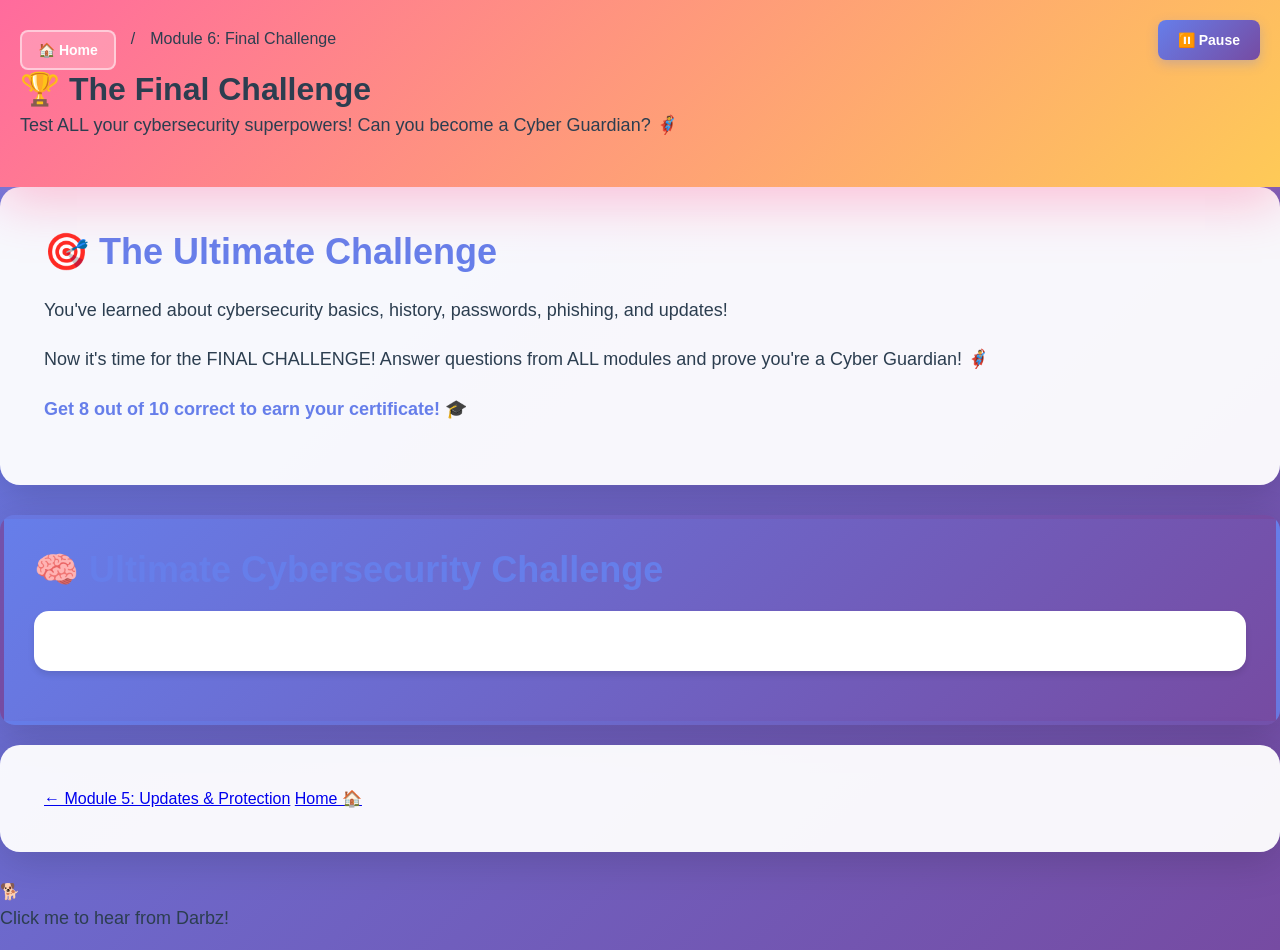
<file: module6.html>
<!DOCTYPE html>
<html lang="en">
<head>
    <meta charset="UTF-8">
    <meta name="viewport" content="width=device-width, initial-scale=1.0">
    <title>Module 6: Final Challenge - Cybersecurity Basics</title>
    <link rel="stylesheet" href="styles.css">
    <script src="session.js"></script>
</head>
<body>
    <header class="animated-header">
        <nav class="nav-breadcrumb">
            <a href="index.html">🏠 Home</a> / <span>Module 6: Final Challenge</span>
        </nav>
        <h1>🏆 The Final Challenge</h1>
        <p class="subtitle">Test ALL your cybersecurity superpowers! Can you become a Cyber Guardian? 🦸</p>
    </header>

    <main class="module-container">
        <!-- Intro -->
        <section class="intro-section">
            <h2>🎯 The Ultimate Challenge</h2>
            <p>You've learned about cybersecurity basics, history, passwords, phishing, and updates!</p>
            <p>Now it's time for the FINAL CHALLENGE! Answer questions from ALL modules and prove you're a Cyber Guardian! 🦸‍♂️</p>
            <p style="color: #667eea; font-weight: bold;">Get 8 out of 10 correct to earn your certificate! 🎓</p>
        </section>

        <!-- Challenge Quiz -->
        <section class="quiz-section">
            <h2>🧠 Ultimate Cybersecurity Challenge</h2>
            
            <div id="challenge-container" class="challenge-container">
                <!-- Questions will be displayed here -->
            </div>
            
            <div id="challenge-result" class="challenge-result hidden">
                <div id="result-content"></div>
                <button onclick="resetChallenge()" class="reset-button">Try Again</button>
                <a href="index.html" class="nav-button">← Back to Home</a>
            </div>
        </section>

        <!-- Certificate Section -->
        <section id="certificate-section" class="certificate-section hidden">
            <div class="certificate">
                <div class="certificate-header">
                    🎓 CERTIFICATE OF ACHIEVEMENT 🎓
                </div>
                <div class="certificate-body">
                    <p style="font-size: 24px; color: #667eea; margin-bottom: 10px;">This certifies that</p>
                    <p id="cert-name" style="font-size: 28px; font-weight: bold; color: #ff6b9d;">Cyber Guardian</p>
                    <p style="margin-top: 20px;">Has successfully completed the Cybersecurity Basics curriculum</p>
                    <p style="margin-top: 10px;">and demonstrated mastery of:</p>
                    <ul style="text-align: left; display: inline-block; margin-top: 15px;">
                        <li>✅ Cybersecurity Fundamentals</li>
                        <li>✅ Cyber History & Attacks</li>
                        <li>✅ Password Protection & 2FA</li>
                        <li>✅ Phishing Detection</li>
                        <li>✅ Software Updates & Patches</li>
                    </ul>
                    <p style="margin-top: 30px; color: #667eea; font-style: italic;">Awarded by Darbz and the Cybersecurity Academy</p>
                    <p style="margin-top: 20px; font-size: 48px;">🐕 🛡️ 🎓</p>
                </div>
            </div>
        </section>

        <!-- Navigation -->
        <section class="module-nav">
            <a href="module5.html" class="nav-button prev">← Module 5: Updates & Protection</a>
            <a href="index.html" class="nav-button next">Home 🏠</a>
        </section>
    </main>

    <!-- Darbz Mascot -->
    <div id="darbz-container" class="darbz-container">
        <div class="darbz-mascot" onclick="toggleDarbzSpeech()">
            🐕
        </div>
        <div id="darbz-speech" class="darbz-speech hidden">
            <p id="darbz-message">Click me to hear from Darbz!</p>
            <div class="speech-pointer"></div>
        </div>
    </div>

    <script src="mascot.js"></script>
    <script>
        const challengeQuestions = [
            {
                question: "What does cybersecurity protect?",
                options: ["Just computers", "Computers and personal information from hackers", "Only passwords", "Nothing important"],
                correct: 1,
                category: "welcome"
            },
            {
                question: "When did the first computer virus spread?",
                options: ["1960s", "1988", "2000", "2020"],
                correct: 1,
                category: "history"
            },
            {
                question: "What is the STRONGEST password?",
                options: ["password123", "MyBirthday1985", "K9$mP!xY#7vL2", "abc123"],
                correct: 2,
                category: "password"
            },
            {
                question: "What does 2FA stand for?",
                options: ["2 Fun Activities", "Two-Factor Authentication", "Two Friends Always", "Too Fake Attempts"],
                correct: 1,
                category: "2fa"
            },
            {
                question: "Which is a RED FLAG for phishing?",
                options: ["Normal greeting", "Asking you to click NOW or account closes", "Your real name in email", "Polite writing"],
                correct: 1,
                category: "phishing"
            },
            {
                question: "What do security patches do?",
                options: ["Make devices slower", "Fix security holes", "Delete files", "Cost money"],
                correct: 1,
                category: "updates"
            },
            {
                question: "What is a firewall?",
                options: ["A real fire", "A type of password", "A security guard for networks", "An old computer"],
                correct: 2,
                category: "history"
            },
            {
                question: "What should you NEVER do in an email?",
                options: ["Reply to spam", "Check who sent it", "Enter your password", "Ask for contact info"],
                correct: 2,
                category: "phishing"
            },
            {
                question: "Why are smartphones harder to protect?",
                options: ["They're too small", "We protect phones AND computers", "They don't need protection", "Everyone uses different phones"],
                correct: 1,
                category: "history"
            },
            {
                question: "What should you do when you see an update available?",
                options: ["Ignore it forever", "Wait a few years", "Install it as soon as possible", "Ask your friends"],
                correct: 2,
                category: "updates"
            }
        ];

        let currentQuestion = 0;
        let score = 0;

        function displayQuestion() {
            if (currentQuestion >= challengeQuestions.length) {
                showFinalResult();
                return;
            }

            const question = challengeQuestions[currentQuestion];
            const container = document.getElementById('challenge-container');
            
            let optionsHTML = '';
            question.options.forEach((option, index) => {
                optionsHTML += `<div class="quiz-option" onclick="answerChallenge(${index})">${option}</div>`;
            });

            container.innerHTML = `
                <div class="quiz-question">
                    <p><strong>Question ${currentQuestion + 1} of ${challengeQuestions.length}:</strong></p>
                    <p>${question.question}</p>
                    <div class="quiz-options">
                        ${optionsHTML}
                    </div>
                    <div id="feedback" class="feedback-message"></div>
                    <div class="progress-bar">
                        <div class="progress-fill" style="width: ${(currentQuestion / challengeQuestions.length) * 100}%"></div>
                    </div>
                </div>
            `;
        }

        function answerChallenge(selectedIndex) {
            const question = challengeQuestions[currentQuestion];
            const isCorrect = selectedIndex === question.correct;
            const feedback = document.getElementById('feedback');
            
            if (isCorrect) {
                score++;
                feedback.innerHTML = '✅ CORRECT! Awesome job!';
                feedback.style.color = '#43e97b';
                playSound('correct');
                showRandomResponse(question.category);
            } else {
                feedback.innerHTML = `❌ Not quite! The correct answer is: <strong>${question.options[question.correct]}</strong>`;
                feedback.style.color = '#ff6348';
                playSound('incorrect');
                showRandomResponse('encouragement');
            }

            // Disable all options
            document.querySelectorAll('.quiz-option').forEach(opt => {
                opt.style.pointerEvents = 'none';
                opt.style.opacity = '0.6';
            });

            // Move to next question
            setTimeout(() => {
                currentQuestion++;
                displayQuestion();
            }, 2000);
        }

        function showFinalResult() {
            const resultDiv = document.getElementById('challenge-result');
            const resultContent = document.getElementById('result-content');
            const percentage = (score / challengeQuestions.length) * 100;
            const passed = score >= 8;

            let resultHTML = `
                <div style="text-align: center;">
                    <h2 style="font-size: 36px; margin-bottom: 20px;">${passed ? '🎉 CONGRATULATIONS!' : '😊 Good Try!'}</h2>
                    <p style="font-size: 24px; color: #667eea; margin-bottom: 20px;">Your Score: <strong>${score} out of ${challengeQuestions.length}</strong></p>
                    <p style="font-size: 18px; margin-bottom: 20px;">${percentage.toFixed(0)}% Correct</p>
            `;

            if (passed) {
                resultHTML += `
                    <p style="color: #43e97b; font-weight: bold; font-size: 18px; margin-bottom: 30px;">
                        🦸 You are now a CYBER GUARDIAN! 🦸
                    </p>
                    <p style="margin-bottom: 20px;">You've earned your certificate! Scroll down to see it!</p>
                `;
                document.getElementById('certificate-section').classList.remove('hidden');
                playSound('correct');
            } else {
                resultHTML += `
                    <p style="color: #ffa502; font-weight: bold; font-size: 18px; margin-bottom: 30px;">
                        Almost there! You need 8 out of 10 to pass.
                    </p>
                    <p style="margin-bottom: 20px;">Review the modules and try again!</p>
                `;
                playSound('incorrect');
            }

            resultHTML += `
                    <p style="font-size: 16px; margin-top: 30px;">
                        ${passed ? '🐕 Darbz says: You\'re PAWSOME! Keep staying secure!' : '🐕 Darbz says: You\'re doing great! Practice makes perfect!'}
                    </p>
                </div>
            `;

            resultContent.innerHTML = resultHTML;
            resultDiv.classList.remove('hidden');
            document.getElementById('challenge-container').innerHTML = '';
            
            showRandomResponse(passed ? 'random' : 'encouragement');
        }

        function resetChallenge() {
            currentQuestion = 0;
            score = 0;
            document.getElementById('challenge-result').classList.add('hidden');
            document.getElementById('certificate-section').classList.add('hidden');
            displayQuestion();
        }

        document.addEventListener('DOMContentLoaded', function() {
            initSessionManager('module6');
            createPauseButton();
            
            // Auto-save progress on interaction
            document.addEventListener('click', function() {
                sessionManager.saveProgress({ 
                    module: 'module6',
                    visitedAt: new Date().toISOString(),
                    completed: false
                });
            });
            
            initDabzr();
            displayQuestion();
            showRandomResponse('welcome');
        });

        function toggleDarbzSpeech() {
            const speech = document.getElementById('darbz-speech');
            speech.classList.toggle('hidden');
            playSound('bark');
            showRandomResponse('random');
        }
    </script>

    <style>
        .challenge-container {
            background: white;
            border-radius: 15px;
            padding: 30px;
            margin: 20px 0;
            box-shadow: 0 4px 6px rgba(0,0,0,0.1);
        }

        .challenge-result {
            background: linear-gradient(135deg, #667eea 0%, #764ba2 100%);
            border-radius: 15px;
            padding: 40px;
            margin: 20px 0;
            color: white;
            text-align: center;
        }

        .certificate {
            background: linear-gradient(135deg, #ffd89b 0%, #ffd89b 100%);
            border: 8px solid #667eea;
            border-radius: 15px;
            padding: 40px;
            margin: 30px 0;
            text-align: center;
            color: #333;
            box-shadow: 0 8px 16px rgba(102, 126, 234, 0.4);
        }

        .certificate-header {
            font-size: 28px;
            font-weight: bold;
            color: #667eea;
            margin-bottom: 30px;
            text-decoration: underline;
        }

        .certificate-body {
            font-size: 16px;
            line-height: 1.8;
        }

        .certificate-body ul {
            list-style: none;
            padding: 0;
        }

        .certificate-body li {
            margin: 10px 0;
            font-size: 16px;
        }

        .progress-bar {
            width: 100%;
            height: 8px;
            background: #eee;
            border-radius: 4px;
            margin-top: 20px;
            overflow: hidden;
        }

        .progress-fill {
            height: 100%;
            background: linear-gradient(90deg, #667eea 0%, #764ba2 100%);
            transition: width 0.3s ease;
        }

        @media (max-width: 768px) {
            .challenge-container {
                padding: 20px;
            }

            .certificate {
                padding: 25px;
                border-width: 5px;
            }

            .certificate-header {
                font-size: 22px;
            }

            .certificate-body {
                font-size: 14px;
            }
        }
    </style>
</body>
</html>
</file>
<file: styles.css>
/* Shared Styles for Cybersecurity Basics Curriculum */

:root {
  --color-primary: #667eea;
  --color-secondary: #764ba2;
  --color-accent: #f093fb;
  --color-success: #00ff00;
  --color-error: #ff0000;
  --color-bg: linear-gradient(135deg, #667eea 0%, #764ba2 25%, #f093fb 50%, #4facfe 75%, #00d4ff 100%);
}

* {
  margin: 0;
  padding: 0;
  box-sizing: border-box;
}

body {
  font-family: 'Comic Sans MS', 'Segoe UI', Tahoma, Geneva, Verdana, sans-serif;
  background: var(--color-bg);
  background-size: 400% 400%;
  animation: bgShift 15s ease infinite;
  color: #2c3e50;
  min-height: 100vh;
  overflow-x: hidden;
  display: flex;
  flex-direction: column;
}

@keyframes bgShift {
  0% { background-position: 0% 50%; }
  50% { background-position: 100% 50%; }
  100% { background-position: 0% 50%; }
}

header {
  background: linear-gradient(135deg, #ff6b9d 0%, #feca57 25%, #48dbfb 50%, #00d2d3 75%, #ff9ff3 100%);
  background-size: 400% 400%;
  animation: gradientShift 10s ease infinite;
  padding: 30px 20px;
  box-shadow: 0 15px 50px rgba(255, 107, 157, 0.4);
  position: relative;
  overflow: hidden;
}

@keyframes gradientShift {
  0% { background-position: 0% 50%; }
  50% { background-position: 100% 50%; }
  100% { background-position: 0% 50%; }
}

.nav-container {
  max-width: 1200px;
  margin: 0 auto;
  display: flex;
  justify-content: space-between;
  align-items: center;
  gap: 20px;
}

.nav-title {
  font-size: 28px;
  font-weight: 900;
  color: #fff;
  text-shadow: 3px 3px 0 rgba(0, 0, 0, 0.3);
  display: flex;
  align-items: center;
  gap: 10px;
}

nav {
  display: flex;
  gap: 15px;
  flex-wrap: wrap;
}

nav a, nav button {
  background: rgba(255, 255, 255, 0.25);
  color: white;
  border: 2px solid rgba(255, 255, 255, 0.5);
  padding: 10px 16px;
  border-radius: 8px;
  cursor: pointer;
  font-weight: 600;
  font-size: 14px;
  transition: all 0.3s;
  text-decoration: none;
  display: inline-block;
}

nav a:hover, nav button:hover {
  background: rgba(255, 255, 255, 0.4);
  border-color: #fff;
  transform: translateY(-2px);
}

.container {
  max-width: 1200px;
  width: 100%;
  margin: 0 auto;
  padding: 40px 20px;
  flex: 1;
}

.page-title {
  font-size: 48px;
  color: white;
  text-shadow: 3px 3px 0 rgba(0, 0, 0, 0.3);
  margin-bottom: 20px;
  text-align: center;
}

section {
  background: rgba(255, 255, 255, 0.95);
  border-radius: 20px;
  padding: 40px;
  margin-bottom: 30px;
  box-shadow: 0 10px 40px rgba(0, 0, 0, 0.15);
  animation: slideIn 0.8s ease-out;
  border: 4px solid transparent;
}

@keyframes slideIn {
  from { opacity: 0; transform: translateY(30px); }
  to { opacity: 1; transform: translateY(0); }
}

h2 {
  font-size: 36px;
  color: #667eea;
  margin-bottom: 20px;
  display: flex;
  align-items: center;
  gap: 12px;
}

h3 {
  font-size: 24px;
  color: #764ba2;
  margin-top: 20px;
  margin-bottom: 12px;
}

p {
  line-height: 1.9;
  font-size: 18px;
  color: #2c3e50;
  margin-bottom: 15px;
}

/* Mascot Styling */
.mascot-container {
  position: fixed;
  bottom: 20px;
  right: 20px;
  z-index: 1000;
}

.mascot {
  width: 100px;
  height: 100px;
  background: linear-gradient(135deg, #8B4513 0%, #A0522D 100%);
  border-radius: 50%;
  border: 3px solid #fff;
  box-shadow: 0 8px 20px rgba(0, 0, 0, 0.3);
  cursor: pointer;
  transition: all 0.3s;
  display: flex;
  align-items: center;
  justify-content: center;
  font-size: 60px;
  user-select: none;
  animation: wiggle 2s infinite;
}

@keyframes wiggle {
  0%, 100% { transform: rotate(0deg); }
  25% { transform: rotate(-5deg); }
  75% { transform: rotate(5deg); }
}

.mascot:hover {
  transform: scale(1.1);
  box-shadow: 0 12px 30px rgba(0, 0, 0, 0.4);
}

.speech-bubble {
  position: absolute;
  bottom: 120px;
  right: 0;
  background: linear-gradient(135deg, #fff5e6 0%, #ffe8cc 100%);
  border: 3px solid #ff6b9d;
  border-radius: 15px;
  padding: 15px 20px;
  max-width: 250px;
  color: #2c3e50;
  font-weight: 600;
  font-size: 14px;
  box-shadow: 0 8px 20px rgba(0, 0, 0, 0.2);
  animation: popIn 0.4s ease-out;
}

.speech-bubble::after {
  content: '';
  position: absolute;
  bottom: -10px;
  right: 20px;
  width: 0;
  height: 0;
  border-left: 15px solid transparent;
  border-right: 0 solid transparent;
  border-top: 15px solid #ff6b9d;
}

@keyframes popIn {
  from { opacity: 0; transform: scale(0.8); }
  to { opacity: 1; transform: scale(1); }
}

/* Quiz/Game Styling */
.quiz-section {
  background: linear-gradient(135deg, #667eea 0%, #764ba2 100%);
  border-radius: 15px;
  padding: 30px;
  margin: 20px 0;
  color: white;
}

.quiz-question {
  margin-bottom: 25px;
}

.quiz-question p {
  margin-bottom: 15px;
  font-weight: 700;
  font-size: 18px;
  color: white;
}

.quiz-options {
  display: grid;
  grid-template-columns: repeat(auto-fit, minmax(200px, 1fr));
  gap: 12px;
}

.quiz-option {
  padding: 15px;
  background: rgba(255, 255, 255, 0.2);
  border: 2px solid rgba(255, 255, 255, 0.4);
  border-radius: 10px;
  cursor: pointer;
  transition: all 0.2s;
  color: white;
  font-weight: 600;
  font-size: 15px;
}

.quiz-option:hover {
  background: rgba(255, 255, 255, 0.3);
  border-color: #fff;
  transform: scale(1.05);
}

.quiz-option.correct {
  border-color: #00ff00;
  background: rgba(0, 255, 0, 0.3);
}

.quiz-option.incorrect {
  border-color: #ff0000;
  background: rgba(255, 0, 0, 0.3);
}

.feedback {
  margin-top: 15px;
  padding: 15px;
  border-radius: 10px;
  font-weight: 700;
  font-size: 16px;
}

.feedback-correct {
  background: rgba(0, 255, 0, 0.2);
  color: #00ff00;
  border: 2px solid #00ff00;
}

.feedback-incorrect {
  background: rgba(255, 0, 0, 0.2);
  color: #ffcccc;
  border: 2px solid #ff0000;
}

/* Game Cards */
.game-card {
  background: linear-gradient(135deg, #667eea 0%, #764ba2 100%);
  border-radius: 15px;
  padding: 25px;
  color: white;
  text-align: center;
  transition: all 0.3s cubic-bezier(0.34, 1.56, 0.64, 1);
  cursor: pointer;
  box-shadow: 0 8px 25px rgba(102, 126, 234, 0.3);
  margin: 15px 0;
}

.game-card:hover {
  transform: translateY(-8px);
  box-shadow: 0 15px 40px rgba(102, 126, 234, 0.4);
}

.game-icon {
  font-size: 60px;
  margin-bottom: 15px;
}

.game-card h3 {
  color: white;
  font-size: 22px;
}

.game-card p {
  color: #f0f0f0;
  margin: 0;
}

/* Grid Layouts */
.grid-2 {
  display: grid;
  grid-template-columns: repeat(auto-fit, minmax(250px, 1fr));
  gap: 20px;
  margin: 20px 0;
}

.grid-3 {
  display: grid;
  grid-template-columns: repeat(auto-fit, minmax(200px, 1fr));
  gap: 20px;
  margin: 20px 0;
}

/* Highlights */
.highlight {
  background: #fff9e6;
  padding: 20px;
  border-left: 5px solid #feca57;
  border-radius: 8px;
  margin: 15px 0;
  font-size: 17px;
  font-weight: 600;
  color: #d68910;
}

footer {
  background: linear-gradient(90deg, #667eea 0%, #764ba2 50%, #f093fb 100%);
  border-top: 3px solid #ff6b9d;
  padding: 40px 20px;
  text-align: center;
  color: white;
  font-size: 16px;
  margin-top: auto;
}

footer p {
  color: white;
  margin: 10px 0;
  font-weight: 600;
}

/* Module 2 Timeline Styles */
.timeline {
  display: flex;
  flex-direction: column;
  gap: 15px;
  margin: 20px 0;
}

.timeline-item {
  background: white;
  border-left: 5px solid #667eea;
  border-radius: 8px;
  padding: 20px;
  cursor: pointer;
  transition: all 0.3s ease;
  box-shadow: 0 2px 8px rgba(0,0,0,0.1);
}

.timeline-item:hover {
  transform: translateX(10px);
  box-shadow: 0 4px 12px rgba(102, 126, 234, 0.3);
  background: linear-gradient(135deg, #f5f7fa 0%, #fff 100%);
}

.timeline-item.active {
  border-left-color: #43e97b;
  background: linear-gradient(135deg, #43e97b 0%, #f0f8f4 100%);
}

.timeline-year {
  font-weight: bold;
  color: #667eea;
  font-size: 14px;
}

.timeline-title {
  font-size: 18px;
  font-weight: 600;
  margin-top: 8px;
  color: #2c3e50;
}

.timeline-detail {
  background: linear-gradient(135deg, #fff9e6 0%, #fff 100%);
  border: 3px solid #feca57;
  border-radius: 10px;
  padding: 20px;
  margin-top: 20px;
  font-size: 16px;
  color: #2c3e50;
  line-height: 1.6;
}

.timeline-detail.hidden {
  display: none;
}

/* Module 3 Password Checker */
.password-checker {
  background: white;
  border-radius: 12px;
  padding: 25px;
  box-shadow: 0 4px 12px rgba(0,0,0,0.1);
  margin: 20px 0;
}

.password-input {
  width: 100%;
  padding: 15px;
  font-size: 16px;
  border: 2px solid #ddd;
  border-radius: 8px;
  margin-bottom: 15px;
  transition: border-color 0.3s;
}

.password-input:focus {
  outline: none;
  border-color: #667eea;
  box-shadow: 0 0 0 3px rgba(102, 126, 234, 0.1);
}

.strength-meter {
  height: 10px;
  background: #eee;
  border-radius: 5px;
  overflow: hidden;
  margin-bottom: 10px;
}

.strength-bar {
  height: 100%;
  background: #ddd;
  width: 0%;
  transition: all 0.3s ease;
}

.strength-bar.weak {
  background: linear-gradient(90deg, #ff6348, #ff4757);
}

.strength-bar.medium {
  background: linear-gradient(90deg, #ffa502, #ffb13d);
}

.strength-bar.strong {
  background: linear-gradient(90deg, #43e97b, #38f9d7);
}

.strength-bar.very-strong {
  background: linear-gradient(90deg, #667eea, #764ba2);
}

.strength-text {
  font-weight: 600;
  margin-bottom: 20px;
  font-size: 16px;
}

.password-tips {
  background: linear-gradient(135deg, #f0f4ff 0%, #fff 100%);
  border-left: 4px solid #667eea;
  padding: 15px;
  border-radius: 8px;
}

.password-tips h4 {
  color: #667eea;
  margin-bottom: 15px;
}

.tips-checklist {
  display: flex;
  flex-direction: column;
  gap: 10px;
}

.tip {
  display: flex;
  align-items: center;
  gap: 10px;
  padding: 8px;
  border-radius: 6px;
  transition: all 0.3s;
}

.tip-icon {
  font-size: 18px;
  font-weight: bold;
}

.tip.checked {
  background: linear-gradient(135deg, #e8f8f5 0%, #fff 100%);
}

.tip-text {
  color: #2c3e50;
}

/* Module 4 Phishing Game */
.phishing-container {
  background: white;
  border-radius: 12px;
  padding: 25px;
  margin: 20px 0;
  box-shadow: 0 4px 12px rgba(0,0,0,0.1);
}

.email-card {
  background: linear-gradient(135deg, #f9f9f9 0%, #fff 100%);
  border: 2px solid #ddd;
  border-radius: 10px;
  padding: 20px;
  margin-bottom: 20px;
}

.email-header {
  background: #f0f4ff;
  padding: 15px;
  border-radius: 8px;
  margin-bottom: 15px;
  border-left: 4px solid #667eea;
}

.email-header > div {
  padding: 5px 0;
  font-size: 14px;
}

.email-body {
  background: white;
  padding: 15px;
  border-radius: 8px;
  margin-bottom: 15px;
  min-height: 60px;
  border-left: 3px solid #feca57;
}

.email-buttons {
  display: flex;
  gap: 15px;
  margin-bottom: 15px;
  flex-wrap: wrap;
}

.btn-real {
  flex: 1;
  padding: 12px 20px;
  background: linear-gradient(135deg, #43e97b 0%, #38f9d7 100%);
  color: white;
  border: none;
  border-radius: 8px;
  cursor: pointer;
  font-size: 16px;
  font-weight: 600;
  transition: all 0.3s;
}

.btn-real:hover {
  transform: translateY(-2px);
  box-shadow: 0 4px 12px rgba(67, 233, 123, 0.3);
}

.btn-phishing {
  flex: 1;
  padding: 12px 20px;
  background: linear-gradient(135deg, #ff6348 0%, #ff4757 100%);
  color: white;
  border: none;
  border-radius: 8px;
  cursor: pointer;
  font-size: 16px;
  font-weight: 600;
  transition: all 0.3s;
}

.btn-phishing:hover {
  transform: translateY(-2px);
  box-shadow: 0 4px 12px rgba(255, 67, 87, 0.3);
}

.email-progress {
  text-align: center;
  font-size: 14px;
  color: #667eea;
  font-weight: 600;
}

.game-score {
  background: linear-gradient(135deg, #667eea 0%, #764ba2 100%);
  color: white;
  padding: 30px;
  border-radius: 12px;
  text-align: center;
  margin: 20px 0;
}

.game-score.hidden {
  display: none;
}

.game-score h3 {
  font-size: 28px;
  margin-bottom: 15px;
}

.reset-button {
  background: white;
  color: #667eea;
  border: none;
  padding: 12px 30px;
  border-radius: 8px;
  cursor: pointer;
  font-size: 16px;
  font-weight: 600;
  transition: all 0.3s;
  margin-top: 15px;
}

.reset-button:hover {
  transform: scale(1.05);
  box-shadow: 0 4px 12px rgba(0,0,0,0.2);
}

/* Module 5 Update Race */
.update-race-container {
  background: white;
  border-radius: 12px;
  padding: 25px;
  margin: 20px 0;
  box-shadow: 0 4px 12px rgba(0,0,0,0.1);
}

.race-status {
  background: linear-gradient(135deg, #f0f4ff 0%, #fff 100%);
  padding: 15px;
  border-radius: 8px;
  margin-bottom: 20px;
  text-align: center;
  font-weight: 600;
  color: #667eea;
  border-left: 4px solid #667eea;
}

.update-buttons-container {
  display: flex;
  flex-direction: column;
  gap: 12px;
  margin-bottom: 20px;
}

.update-button {
  padding: 15px 20px;
  background: linear-gradient(135deg, #667eea 0%, #764ba2 100%);
  color: white;
  border: none;
  border-radius: 8px;
  cursor: pointer;
  font-size: 16px;
  font-weight: 600;
  transition: all 0.3s;
}

.update-button:hover {
  transform: translateX(10px);
  box-shadow: 0 4px 12px rgba(102, 126, 234, 0.3);
}

.update-button:disabled {
  opacity: 0.5;
  cursor: not-allowed;
}

.race-result {
  background: linear-gradient(135deg, #667eea 0%, #764ba2 100%);
  color: white;
  padding: 30px;
  border-radius: 12px;
  text-align: center;
}

.race-result.hidden {
  display: none;
}

/* Module 6 Certificate */
.certificate-section {
  padding: 40px 20px;
}

.certificate-section.hidden {
  display: none;
}

.certificate {
  background: linear-gradient(135deg, #ffd89b 0%, #ffd89b 100%);
  border: 8px solid #667eea;
  border-radius: 15px;
  padding: 40px;
  text-align: center;
  color: #333;
  box-shadow: 0 8px 16px rgba(102, 126, 234, 0.4);
}

.certificate-header {
  font-size: 28px;
  font-weight: bold;
  color: #667eea;
  margin-bottom: 30px;
  text-decoration: underline;
}

.certificate-body {
  font-size: 16px;
  line-height: 1.8;
}

.challenge-result {
  background: linear-gradient(135deg, #667eea 0%, #764ba2 100%);
  color: white;
  padding: 40px;
  border-radius: 12px;
  margin: 20px 0;
  text-align: center;
}

.challenge-result.hidden {
  display: none;
}

.red-flag-card {
  background: linear-gradient(135deg, #ffebee 0%, #fff 100%);
  border-left: 4px solid #ff6348;
  padding: 20px;
  border-radius: 8px;
}

.good-practice-card {
  background: linear-gradient(135deg, #e8f5e9 0%, #fff 100%);
  border-left: 4px solid #43e97b;
  padding: 20px;
  border-radius: 8px;
}

.bad-practice-card {
  background: linear-gradient(135deg, #ffebee 0%, #fff 100%);
  border-left: 4px solid #ff6348;
  padding: 20px;
  border-radius: 8px;
}

.software-card {
  background: linear-gradient(135deg, #e3f2fd 0%, #fff 100%);
  border-left: 4px solid #667eea;
  padding: 20px;
  border-radius: 8px;
}

.protection-steps {
  display: grid;
  grid-template-columns: repeat(auto-fit, minmax(200px, 1fr));
  gap: 20px;
  margin: 20px 0;
}

.step-card {
  background: white;
  border: 2px solid #667eea;
  border-radius: 10px;
  padding: 20px;
  text-align: center;
}

.step-number {
  font-size: 36px;
  margin-bottom: 10px;
}

.step-card h3 {
  color: #667eea;
  margin-bottom: 10px;
}

@media (max-width: 1024px) {
  header { padding: 20px 15px; }
  .nav-container { flex-wrap: wrap; }
  nav { flex-wrap: wrap; gap: 10px; }
  .container { max-width: 95%; }
  section { padding: 25px 15px; }
}

@media (max-width: 768px) {
  html { font-size: 14px; }
  section { padding: 20px 15px; }
  .page-title { font-size: 28px; }
  h2 { font-size: 24px; }
  h3 { font-size: 18px; }
  nav { gap: 8px; }
  nav a, nav button { padding: 8px 12px; font-size: 12px; }
  .mascot { width: 80px; height: 80px; font-size: 48px; }
  .speech-bubble { max-width: 180px; font-size: 12px; padding: 10px; }
  .email-buttons { flex-direction: column; }
  .scenario-buttons { flex-direction: column; }
  .certificate { padding: 20px; border-width: 5px; }
  .protection-steps { grid-template-columns: 1fr; }
  .card-grid { grid-template-columns: 1fr; }
  .grid-2 { grid-template-columns: 1fr; }
  .grid-3 { grid-template-columns: 1fr; }
  .game-card { padding: 15px; }
  .pause-button { right: 10px; top: 10px; padding: 10px 12px; font-size: 12px; }
  .resume-banner-content { flex-direction: column; align-items: flex-start; }
  .resume-buttons { width: 100%; }
  .resume-btn-yes, .resume-btn-no { flex: 1; }
  .challenge-container { padding: 15px; }
}

@media (max-width: 480px) {
  html { font-size: 13px; }
  header { padding: 15px 10px; }
  .nav-container { flex-direction: column; gap: 10px; }
  nav { width: 100%; flex-wrap: wrap; }
  nav a, nav button { padding: 6px 10px; font-size: 11px; flex: 1; }
  .page-title { font-size: 24px; }
  h2 { font-size: 20px; }
  h3 { font-size: 16px; }
  section { padding: 15px 10px; }
  .container { margin: 0; }
  .mascot { width: 60px; height: 60px; font-size: 36px; }
  .speech-bubble { max-width: 140px; font-size: 11px; padding: 8px; }
  .darbz-container { bottom: 10px; right: 10px; }
  .game-card { padding: 12px; }
  .game-icon { font-size: 40px; }
  .game-card h3 { font-size: 16px; }
  .game-card p { font-size: 12px; }
  .email-card { padding: 15px; }
  .email-header { padding: 10px; }
  .email-body { padding: 10px; font-size: 13px; min-height: 50px; }
  .btn-real, .btn-phishing, .update-button { padding: 10px 15px; font-size: 13px; }
  .challenge-container { padding: 12px; }
  .quiz-option { padding: 10px; font-size: 13px; }
  .certificate { padding: 15px; margin: 15px 0; }
  .certificate-header { font-size: 18px; }
  .certificate-body { font-size: 12px; }
  .darbz-large { font-size: 50px; min-width: 80px; }
  .darbz-speech-large { padding: 15px; font-size: 13px; }
  .pause-modal-content { padding: 25px 20px; margin: 15px; }
  .pause-modal-content h2 { font-size: 22px; }
  .scenario-card { padding: 15px; }
  .timeline-item { padding: 15px; }
  .password-checker { padding: 15px; }
  .strength-meter { height: 8px; margin-bottom: 8px; }
  .protection-steps { grid-template-columns: 1fr; gap: 12px; }
  .step-card { padding: 12px; }
  .step-number { font-size: 28px; }
}

@media (max-width: 320px) {
  html { font-size: 12px; }
  header { padding: 12px 8px; }
  nav a, nav button { padding: 5px 8px; font-size: 10px; }
  .page-title { font-size: 20px; }
  h2 { font-size: 18px; }
  h3 { font-size: 14px; }
  section { padding: 12px 8px; }
  .game-icon { font-size: 32px; }
  .certificate { padding: 12px; }
  .darbz-large { font-size: 40px; }
  .pause-button { padding: 8px 10px; font-size: 11px; }
}
</file>
